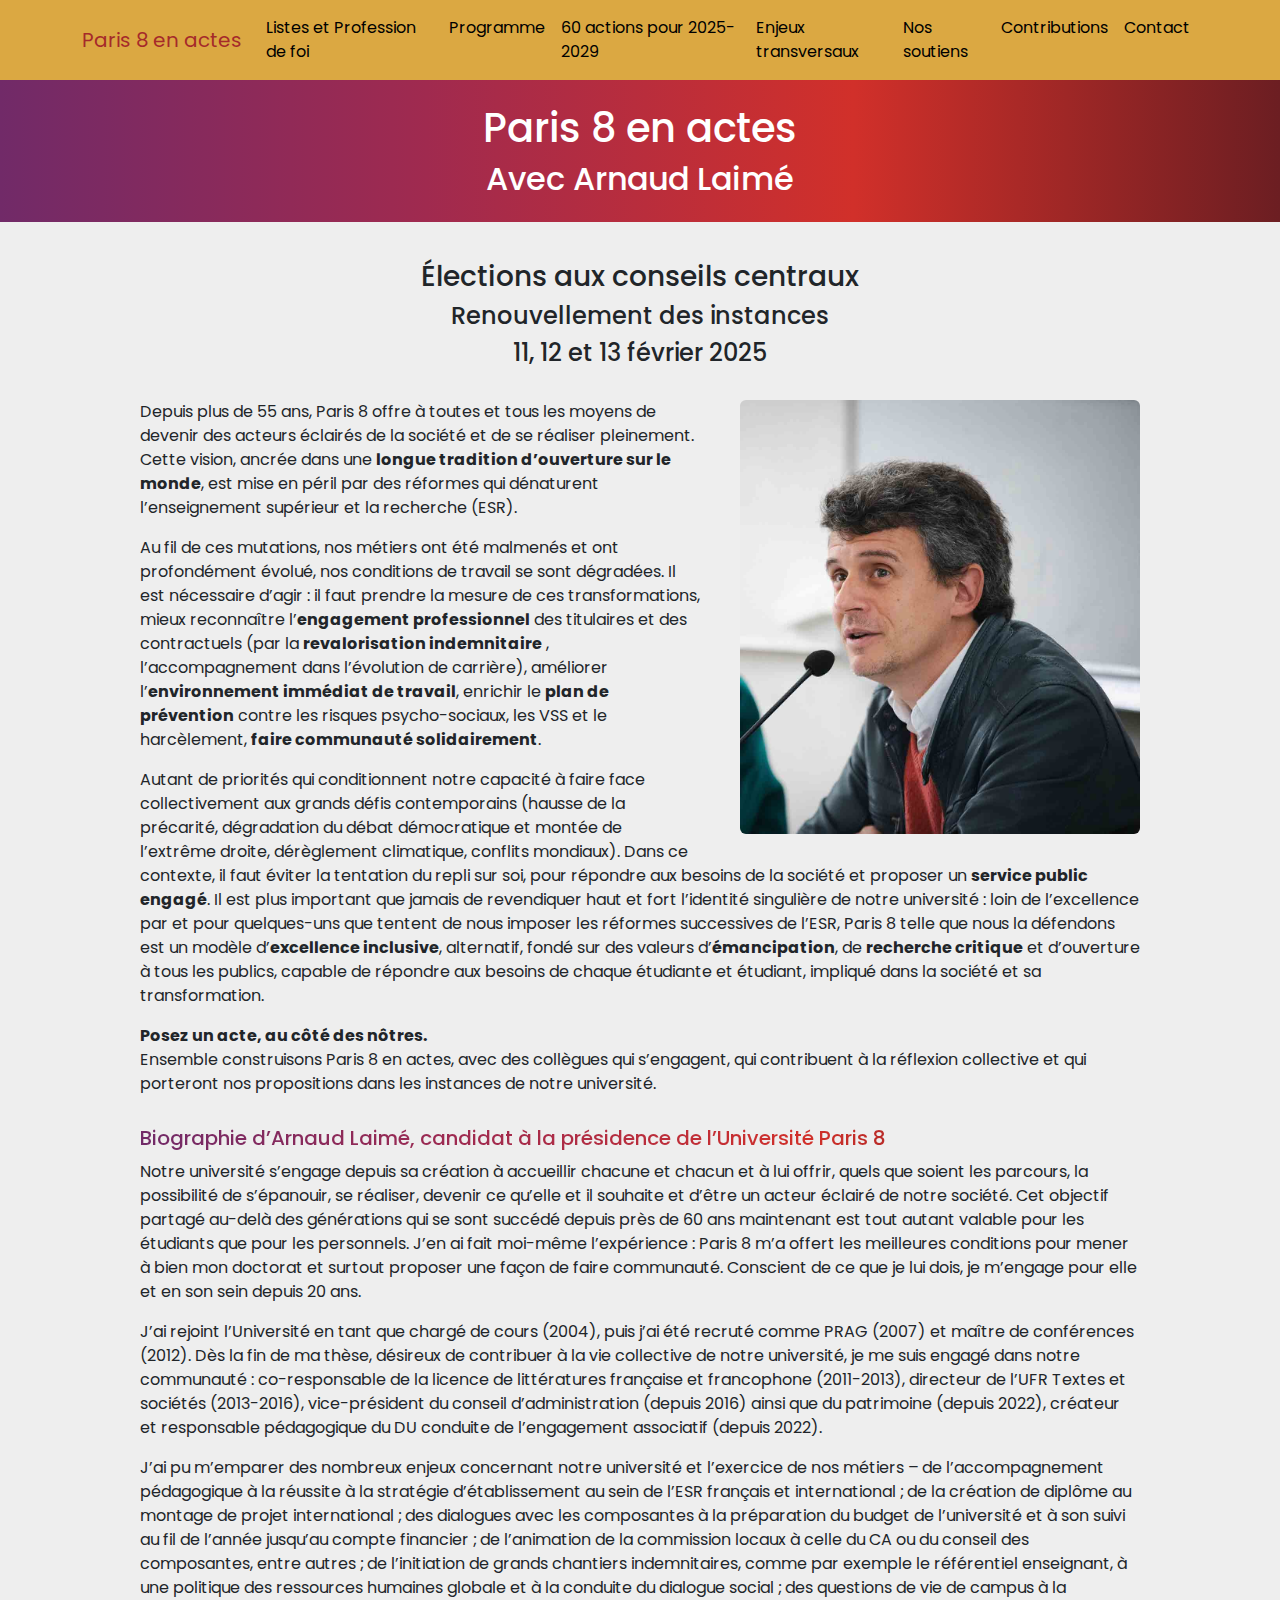
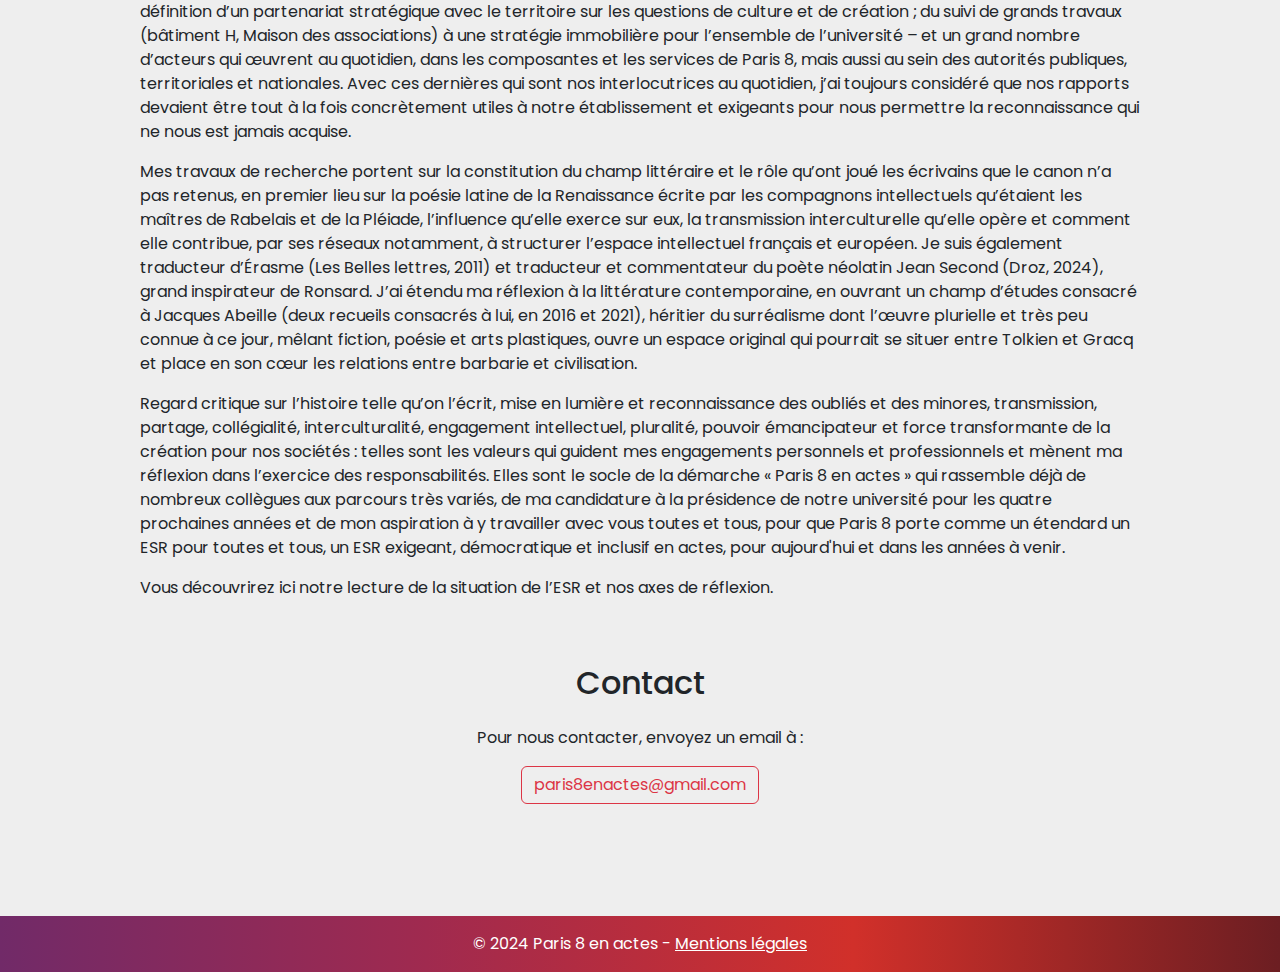
<file: index.html>
<!DOCTYPE html>
<html lang="fr">
<head>
  <meta charset="UTF-8">
  <meta name="viewport" content="width=device-width, initial-scale=1.0">
  <title>Paris 8 en actes - Arnaud Laimé</title>
  <!-- Bootstrap 5 CSS -->
  <link href="https://cdn.jsdelivr.net/npm/bootstrap@5.3.0-alpha1/dist/css/bootstrap.min.css" rel="stylesheet">
  <link rel="preconnect" href="https://fonts.googleapis.com">
  <link rel="preconnect" href="https://fonts.gstatic.com" crossorigin>
  <link href="https://fonts.googleapis.com/css2?family=Fredoka:wght@300..700&family=Lora:ital,wght@0,400..700;1,400..700&family=Montserrat:ital,wght@0,100..900;1,100..900&family=Poppins:ital,wght@0,100;0,200;0,300;0,400;0,500;0,600;0,700;0,800;0,900;1,100;1,200;1,300;1,400;1,500;1,600;1,700;1,800;1,900&display=swap" rel="stylesheet">
  <link rel="stylesheet" href="https://paris8enactes.github.io/siteweb/styles.css">
  <style>

    h5 {
        margin-top: 1.5em;
        margin-bottom: 0.5em;
        background: linear-gradient(90deg, #712a68, #a02a4f, #d1302a, #6c1e22);
            -webkit-background-clip: text;
           -webkit-text-fill-color: transparent;
    }
    /* Single centered content column (900px max on large screens) */
    .content-single {
      max-width: 1000px;
      margin: 0 auto;
    }
    
    /* Float the image to the right with extra margin */
    .float-right {
      float: right;
      margin: 0 0 20px 40px; /* space between image and text */
      max-width: 400px;
      width: 100%;
    }
    
    /* Clear the float in the container */
    .clearfix::after {
      content: "";
      display: block;
      clear: both;
    }
    
    /* On smaller screens, disable floating so the image appears above the text */
    @media (max-width: 992px) {
      .float-right {
        float: none;
        display: block;
        margin: 0 auto 20px auto;
      }
    }
  </style>
</head>
<body class="poppins-regular">
  <!-- Navigation -->
  <nav class="navbar navbar-expand-lg navbar-light sticky-top bar-gold">
    <div class="container">
      <a class="navbar-brand" href="#"><span style="color:brown;">Paris 8 en actes</span></a>
      <button class="navbar-toggler" type="button" data-bs-toggle="collapse" data-bs-target="#navbarNav"
        aria-controls="navbarNav" aria-expanded="false" aria-label="Toggle navigation">
        <span class="navbar-toggler-icon"></span>
      </button>
      <div class="collapse navbar-collapse" id="navbarNav">
        <ul class="navbar-nav ms-auto">
                    <!-- <li class="nav-item"><a class="nav-link" href="profession_foi.html">Profession de foi</a></li> -->
                    <li class="nav-item"><a class="nav-link" href="listes.html">Listes et Profession de foi</a></li>
                    <li class="nav-item"><a class="nav-link" href="programme.html">Programme</a></li>
                    <li class="nav-item"><a class="nav-link" href="actions.html">60 actions pour 2025-2029</a></li>
                    <li class="nav-item"><a class="nav-link" href="enjeux.html">Enjeux transversaux</a></li>
                    <li class="nav-item"><a class="nav-link" href="soutiens.html">Nos soutiens</a></li>
                    <li class="nav-item"><a class="nav-link" href="contributions.html">Contributions</a></li>
                    <!-- <li class="nav-item"><a class="nav-link" href="desinfox.html">Désinfox</a></li> -->
                    <li class="nav-item"><a class="nav-link" href="#contact">Contact</a></li>
        </ul>
      </div>
    </div>
  </nav>

  <!-- Header -->
  <header class="bg-red text-white text-center py-4" onclick="window.location='index.html'" style="cursor: pointer;">
    <h1 class="mb-2">Paris 8 en actes</h1>
    <h2 class="mb-0">Avec Arnaud Laimé</h2>
  </header>

  <!-- Main Content -->
  <main class="container my-5">
    <section id="profession" class="mb-5">
      <div class="content-single clearfix">
        <!-- Centered header elements -->
        <div class="text-center" style="margin-bottom: 2em; margin-top:-10px;">
          <h3>Élections aux conseils centraux</h3>
          <h4>Renouvellement des instances</h4>
          <h4>11, 12 et 13 février 2025</h4>
        </div>
        <!-- Floating image to the right -->
        <img src="https://paris8enactes.github.io/siteweb/al_s.jpg" alt="Photo d'Arnaud Laimé" class="img-fluid rounded float-right">
        <!-- Main text flows around the image -->
        <p>
          Depuis plus de 55 ans, Paris 8 offre à toutes et tous les moyens de devenir des acteurs éclairés de la société et 
          de se réaliser pleinement. Cette vision, ancrée dans une <strong>longue tradition d’ouverture sur le monde</strong>, est mise en 
          péril par des réformes qui dénaturent l’enseignement supérieur et la recherche (ESR).
        </p>
        <p>
          Au fil de ces mutations, nos métiers ont été malmenés et ont profondément évolué, nos conditions de travail se sont dégradées. 
          Il est nécessaire d’agir : il faut prendre la mesure de ces transformations, mieux reconnaître l’<strong>engagement professionnel</strong> 
          des titulaires et des contractuels (par la <strong>revalorisation indemnitaire</strong> , l’accompagnement dans l’évolution de carrière), 
          améliorer l’<strong>environnement immédiat de travail</strong>, enrichir le <strong>plan de prévention</strong>  contre les risques psycho-sociaux, 
          les VSS et le harcèlement, <strong>faire communauté solidairement</strong>.
        </p>
        <p>
          Autant de priorités qui conditionnent notre capacité à faire face collectivement aux grands défis contemporains (hausse de 
          la précarité, dégradation du débat démocratique et montée de l’extrême droite, dérèglement climatique, conflits mondiaux). 
          Dans ce contexte, il faut éviter la tentation du repli sur soi, pour répondre aux besoins de la société et proposer un 
          <strong>service public engagé</strong>. Il est plus important que jamais de revendiquer haut et fort l’identité singulière de notre université : 
          loin de l’excellence par et pour quelques-uns que tentent de nous imposer les réformes successives de l’ESR, Paris 8 telle 
          que nous la défendons est un modèle d’<strong>excellence inclusive</strong>, alternatif, fondé sur des valeurs d’<strong>émancipation</strong>, 
          de <strong>recherche critique</strong> et d’ouverture à tous les publics, capable de répondre aux besoins de chaque étudiante et étudiant, impliqué dans 
          la société et sa transformation.
        </p>
        <p>
          <strong>Posez un acte, au côté des nôtres.</strong> <br>
          Ensemble construisons Paris 8 en actes, avec des collègues qui s’engagent, qui contribuent à la réflexion collective 
          et qui porteront nos propositions dans les instances de notre université.
        </p>

        <h5>Biographie d’Arnaud Laimé, candidat à la présidence de l’Université Paris 8</h5>
        <p>
            Notre université s’engage depuis sa création à accueillir chacune et chacun et à lui offrir, 
            quels que soient les parcours, la possibilité de s’épanouir, se réaliser, devenir ce qu’elle 
            et il souhaite et d’être un acteur éclairé de notre société. Cet objectif partagé au-delà des 
            générations qui se sont succédé depuis près de 60 ans maintenant est tout autant valable 
            pour les étudiants que pour les personnels. J’en ai fait moi-même l’expérience : Paris 8 
            m’a offert les meilleures conditions pour mener à bien mon doctorat et surtout proposer une 
            façon de faire communauté. Conscient de ce que je lui dois, je m’engage pour elle et en 
            son sein depuis 20 ans. </p>


                    <p>J’ai rejoint l’Université en tant que chargé de cours (2004), puis j’ai été recruté 
                        comme PRAG (2007) et maître de conférences (2012). Dès la fin de ma thèse, désireux 
                        de contribuer à la vie collective de notre université, je me suis engagé dans notre 
                        communauté : co-responsable de la licence de littératures française et francophone (2011-2013), 
                        directeur de l’UFR Textes et sociétés (2013-2016), vice-président du conseil 
                        d’administration (depuis 2016) ainsi que du patrimoine (depuis 2022), créateur et 
                        responsable pédagogique du DU conduite de l’engagement associatif (depuis 2022).</p> 
                    
                    <p>J’ai pu m’emparer des nombreux enjeux concernant notre université et l’exercice de nos 
                        métiers – de l’accompagnement pédagogique à la réussite à la stratégie d’établissement 
                        au sein de l’ESR français et international ; de la création de diplôme au montage de 
                        projet international ; des dialogues avec les composantes à la préparation du budget 
                        de l’université et à son suivi au fil de l’année jusqu’au compte financier ; 
                        de l’animation de la commission locaux à celle du CA ou du conseil des composantes, 
                        entre autres ; de l’initiation de grands chantiers indemnitaires, comme par exemple 
                        le référentiel enseignant, à une politique des ressources humaines globale et à la 
                        conduite du dialogue social ; des questions de vie de campus à la définition d’un 
                        partenariat stratégique avec le territoire sur les questions de culture et de création ; 
                        du suivi de grands travaux (bâtiment H, Maison des associations) à une stratégie 
                        immobilière pour l’ensemble de l’université – et un grand nombre d’acteurs qui œuvrent 
                        au quotidien, dans les composantes et les services de Paris 8, mais aussi au sein des 
                        autorités publiques, territoriales et nationales. Avec ces dernières qui sont nos 
                        interlocutrices au quotidien, j’ai toujours considéré que nos rapports devaient être 
                        tout à la fois concrètement utiles à notre établissement et exigeants pour nous 
                        permettre la reconnaissance qui ne nous est jamais acquise.</p> 
                    
                    <p>Mes travaux de recherche portent sur la constitution du champ littéraire et le rôle 
                        qu’ont joué les écrivains que le canon n’a pas retenus, en premier lieu sur la 
                        poésie latine de la Renaissance écrite par les compagnons intellectuels 
                        qu’étaient les maîtres de Rabelais et de la Pléiade, l’influence qu’elle exerce 
                        sur eux, la transmission interculturelle qu’elle opère et comment elle contribue, 
                        par ses réseaux notamment, à structurer l’espace intellectuel français et européen. 
                        Je suis également traducteur d’Érasme (Les Belles lettres, 2011) et traducteur et 
                        commentateur du poète néolatin Jean Second (Droz, 2024), grand inspirateur de Ronsard. 
                        J’ai étendu ma réflexion à la littérature contemporaine, en ouvrant un champ d’études 
                        consacré à Jacques Abeille (deux recueils consacrés à lui, en 2016 et 2021), 
                        héritier du surréalisme dont l’œuvre plurielle et très peu connue à ce jour, 
                        mêlant fiction, poésie et arts plastiques, ouvre un espace original qui pourrait 
                        se situer entre Tolkien et Gracq et place en son cœur les relations entre barbarie et 
                        civilisation.</p>

                    <p>Regard critique sur l’histoire telle qu’on l’écrit, mise en lumière et reconnaissance des 
                        oubliés et des minores, transmission, partage, collégialité, interculturalité, engagement 
                        intellectuel, pluralité, pouvoir émancipateur et force transformante de la création pour 
                        nos sociétés : telles sont les valeurs qui guident mes engagements personnels et 
                        professionnels et mènent ma réflexion dans l’exercice des responsabilités. Elles 
                        sont le socle de la démarche « Paris 8 en actes » qui rassemble déjà de nombreux 
                        collègues aux parcours très variés, de ma candidature à la présidence de notre université 
                        pour les quatre prochaines années et de mon aspiration à y travailler avec vous toutes 
                        et tous, pour que Paris 8 porte comme un étendard un ESR pour toutes et tous, un ESR exigeant, 
                        démocratique et inclusif en actes, pour aujourd'hui et dans les années à venir.</p>

                    <p>Vous découvrirez ici notre lecture de la situation de l’ESR et nos axes de réflexion.</p>
      </div>
    </section>

    <!-- Contact -->
    <section id="contact" class="mb-5">
      <h2 class="text-center mb-4">Contact</h2>
      <p class="text-center">Pour nous contacter, envoyez un email à :</p>
      <p class="text-center">
        <a href="mailto:paris8enactes@gmail.com" class="btn btn-outline-danger">paris8enactes@gmail.com</a>
      </p>
    </section>
  </main>

  <!-- Footer -->
  <footer class="bg-red text-white text-center py-3">
    <p class="mb-0">&copy; 2024 Paris 8 en actes - <a class="text-white" href="https://paris8enactes.github.io/siteweb/mentions_legales.html">Mentions légales</a></p>
  </footer>

  <!-- Bootstrap 5 JS Bundle -->
  <script src="https://cdn.jsdelivr.net/npm/bootstrap@5.3.0-alpha1/dist/js/bootstrap.bundle.min.js"></script>
</body>
</html>
</file>
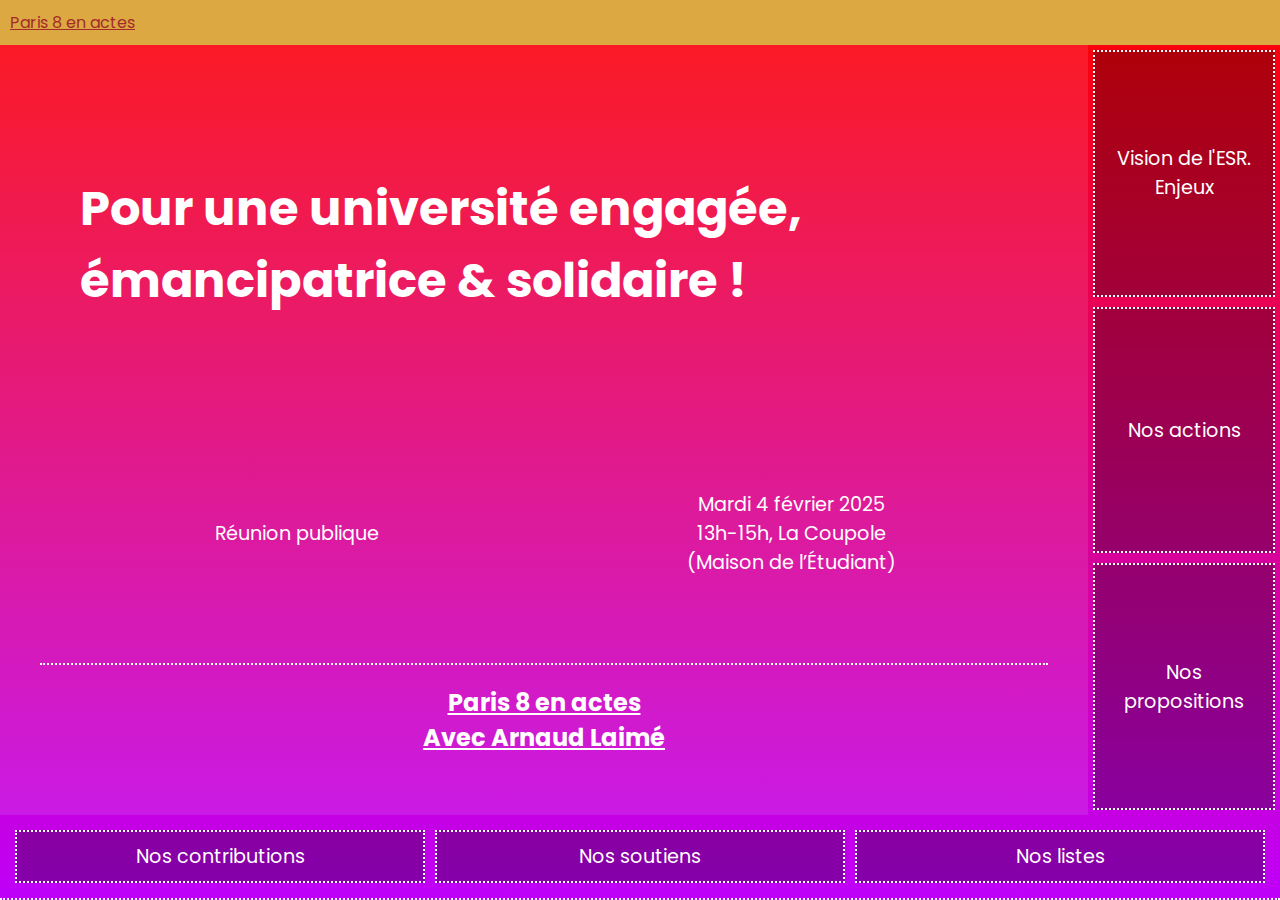
<file: accueil.html>
<!DOCTYPE html>
<html lang="en">
<head>
    <meta charset="UTF-8">
    <meta name="viewport" content="width=device-width, initial-scale=1.0">
    <title>Paris 8 en actes. Avec Arnaud Laimé</title>
    <link rel="preconnect" href="https://fonts.googleapis.com">
    <link rel="preconnect" href="https://fonts.gstatic.com" crossorigin>
    <link href="https://fonts.googleapis.com/css2?family=Fredoka:wght@300..700&family=Lora:ital,wght@0,400..700;1,400..700&family=Montserrat:ital,wght@0,100..900;1,100..900&family=Poppins:ital,wght@0,100;0,200;0,300;0,400;0,500;0,600;0,700;0,800;0,900;1,100;1,200;1,300;1,400;1,500;1,600;1,700;1,800;1,900&display=swap" rel="stylesheet">

   <style>
        .poppins-regular {
           font-family: "Poppins", sans-serif;
           font-weight: 400;
           font-style: normal;
        }
        * {
            box-sizing: border-box;
        }
        body {
            margin: 0;
            min-height: 100vh;
            display: flex;
            flex-direction: column;
            background: linear-gradient(to bottom, #FE0001, #BF00FA);
            background-size: cover;
            color: white;
            font-family: Arial, sans-serif;
        }
        .top-banner {
            height: 3%;
            width: 100%;
            background: rgba(0, 0, 0, 0.3);
            display: flex;
            align-items: center;
            justify-content: left;
            padding: 10px;
        }
        .container {
            display: flex;
            flex: 1;
            flex-wrap: wrap;
            min-width: 0;
        }
        .left-section {
            flex: 1;
            display: flex;
            flex-direction: column;
            background: rgba(255, 255, 255, 0.1);
            padding: 40px;
            min-width: 0;
        }
        .top-block {
            flex: 1;
            display: flex;
            align-items: center;
            justify-content: flex-start;
            font-size: 3em;
            font-weight: bold;
            text-align: left;
            padding: 40px;
            min-width: 0;
        }
        .bottom-block {
            flex: 1;
            display: flex;
            justify-content: space-between;
            align-items: center;
            padding: 10px;
            border-bottom: 2px dotted white;
            min-width: 0;
        }
        .bottom-block .subsection {
            flex: 1;
            padding: 20px;
            text-align: center;
            font-size: 1.2em;
        }
        .right-section .subsection, .bottom-subsection {
            flex: 1;
            padding: 10px;
            text-align: center;
            font-size: 1.2em;
            border: 2px dotted white;
            margin: 5px;
            background: rgba(0, 0, 0, 0.3);
            display: flex;
            align-items: center;
            justify-content: center;
        }
        .right-section {
            width: 15%;
            display: flex;
            flex-direction: column;
            justify-content: space-between;
            min-width: 0;
        }
        @media (max-width: 768px) {
            .right-section, .bottom-section {
                width: 100%;
                display: flex;
                flex-direction: column;
                align-items: center;
                background: #BF00FA;
            }
            .right-section .subsection, .bottom-subsection {
                width: 100%;
                margin-bottom: 5px;
            }
        }
        .bottom-section {
            height: 15%;
            padding: 10px;
            display: flex;
            justify-content: space-between;
            border-bottom: 2px dotted white;
        }
        .footer {
            text-align: center;
            padding: 20px;
            font-size: 1.5em;
            font-weight: bold;
        }
        .bar-gold {
           background-color: #DBA842;
        }
    </style>
</head>
<body class="poppins-regular">

    <div class="top-banner bar-gold">
        <span style="color:brown;"><a href="https://paris8enactes.fr/" style="color: brown;">Paris 8 en actes</a></span>
    </div>

    <div class="container">
        <div class="left-section">
            <div class="top-block">Pour une université engagée, émancipatrice & solidaire !</div>
            <div class="bottom-block">
                <div class="subsection" style="border: none; background: none;">Réunion publique</div>
                <div class="subsection" style="border: none; background: none;">Mardi 4 février 2025<br>13h-15h, La Coupole<br>(Maison de l’Étudiant)</div>
            </div>
            <div class="footer"><a href="https://paris8enactes.fr/" style="color: white;">Paris 8 en actes <br> Avec Arnaud Laimé</a></div>
        </div>
        <div class="right-section">
            <div class="subsection">Vision de l'ESR. Enjeux</div>
            <div class="subsection">Nos actions</div>
            <div class="subsection">Nos propositions</div>
        </div>
    </div>
    <div class="bottom-section">
        <div class="bottom-subsection">Nos contributions</div>
        <div class="bottom-subsection">Nos soutiens</div>
        <div class="bottom-subsection">Nos listes</div>
    </div>
</body>
</html>
</file>
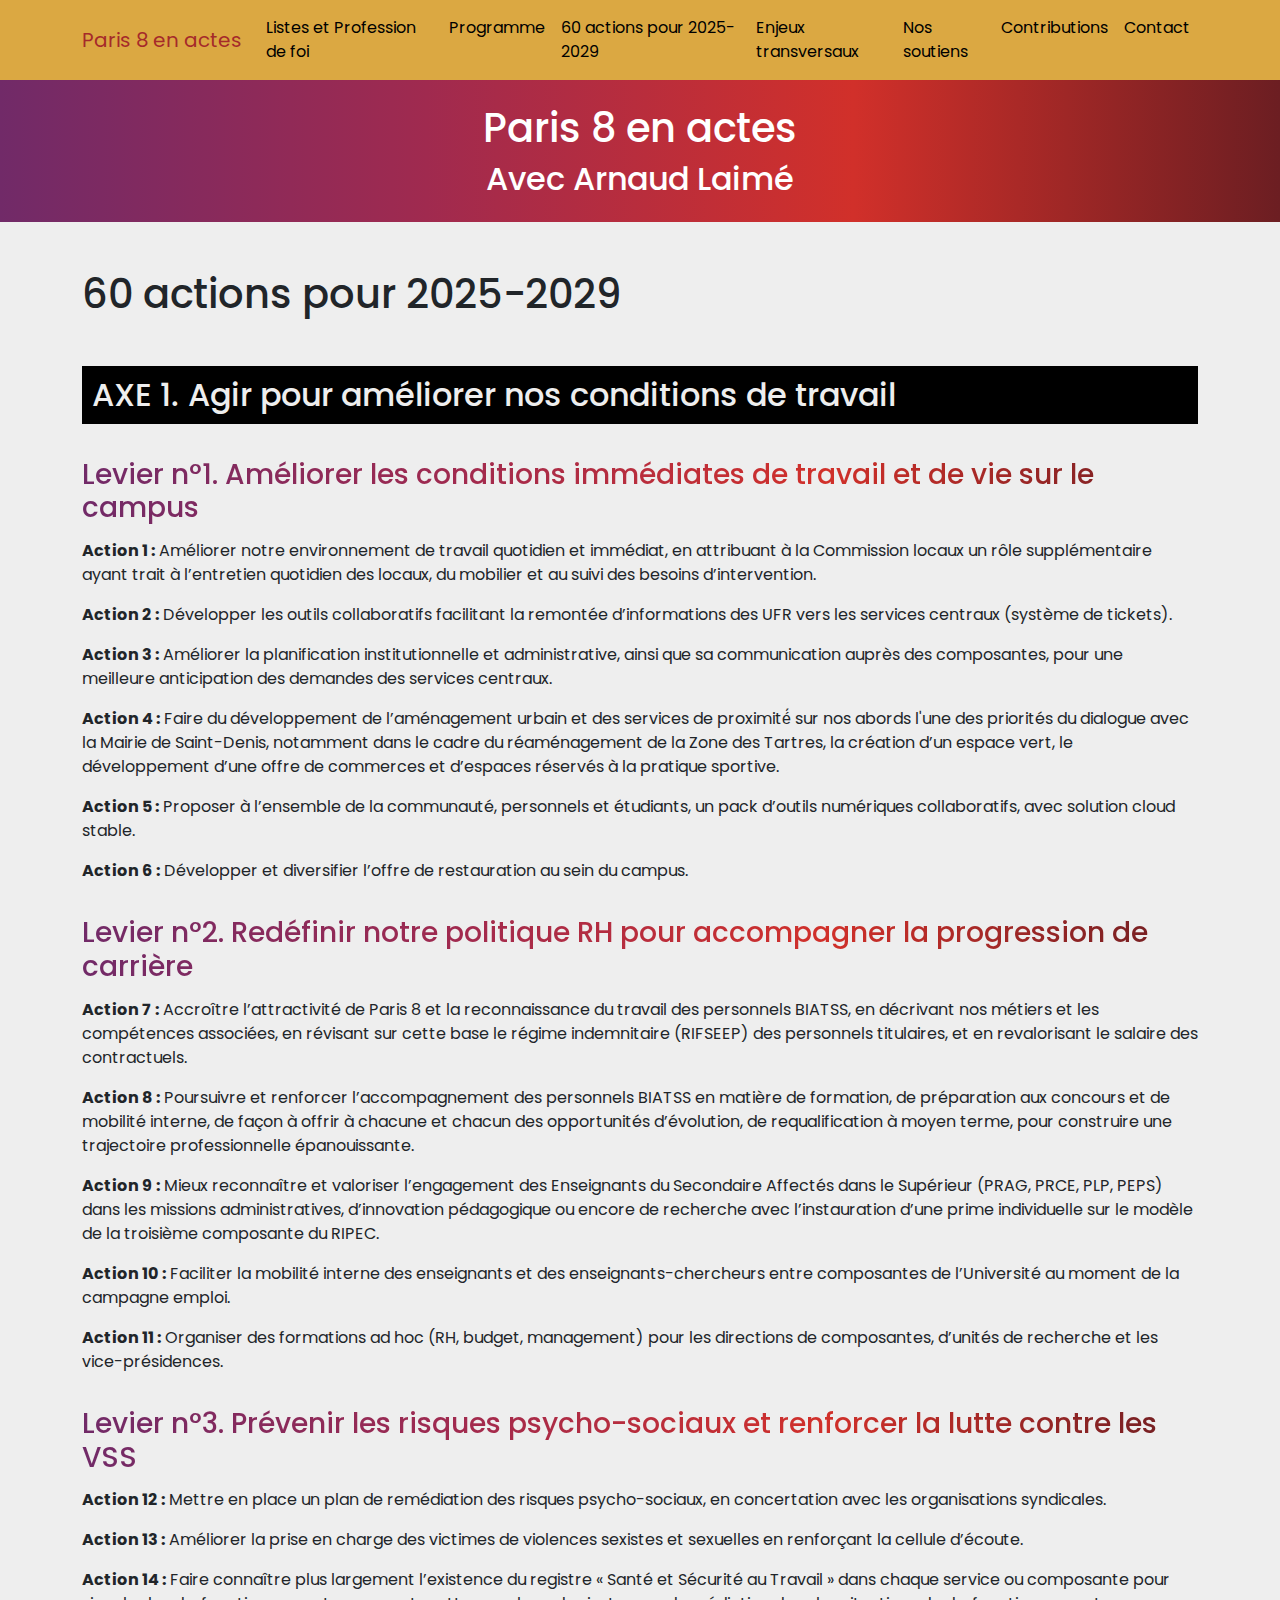
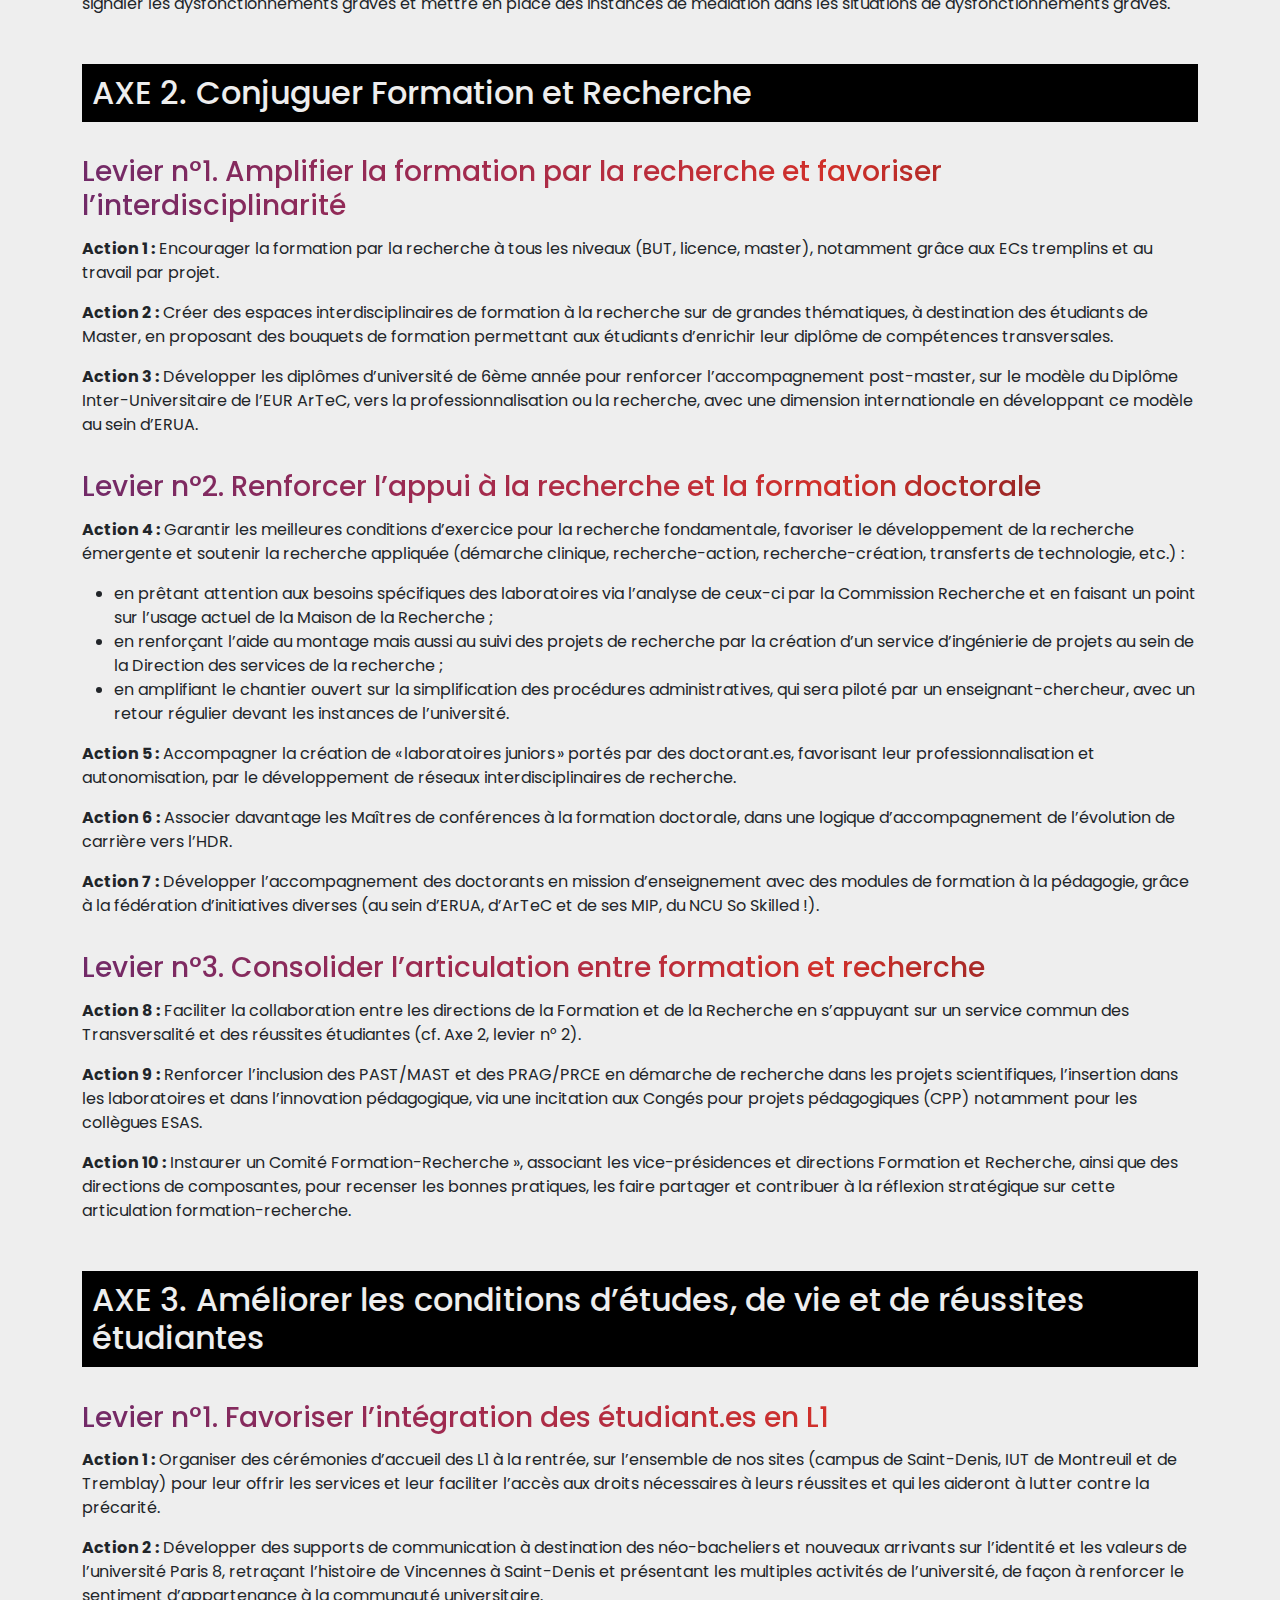
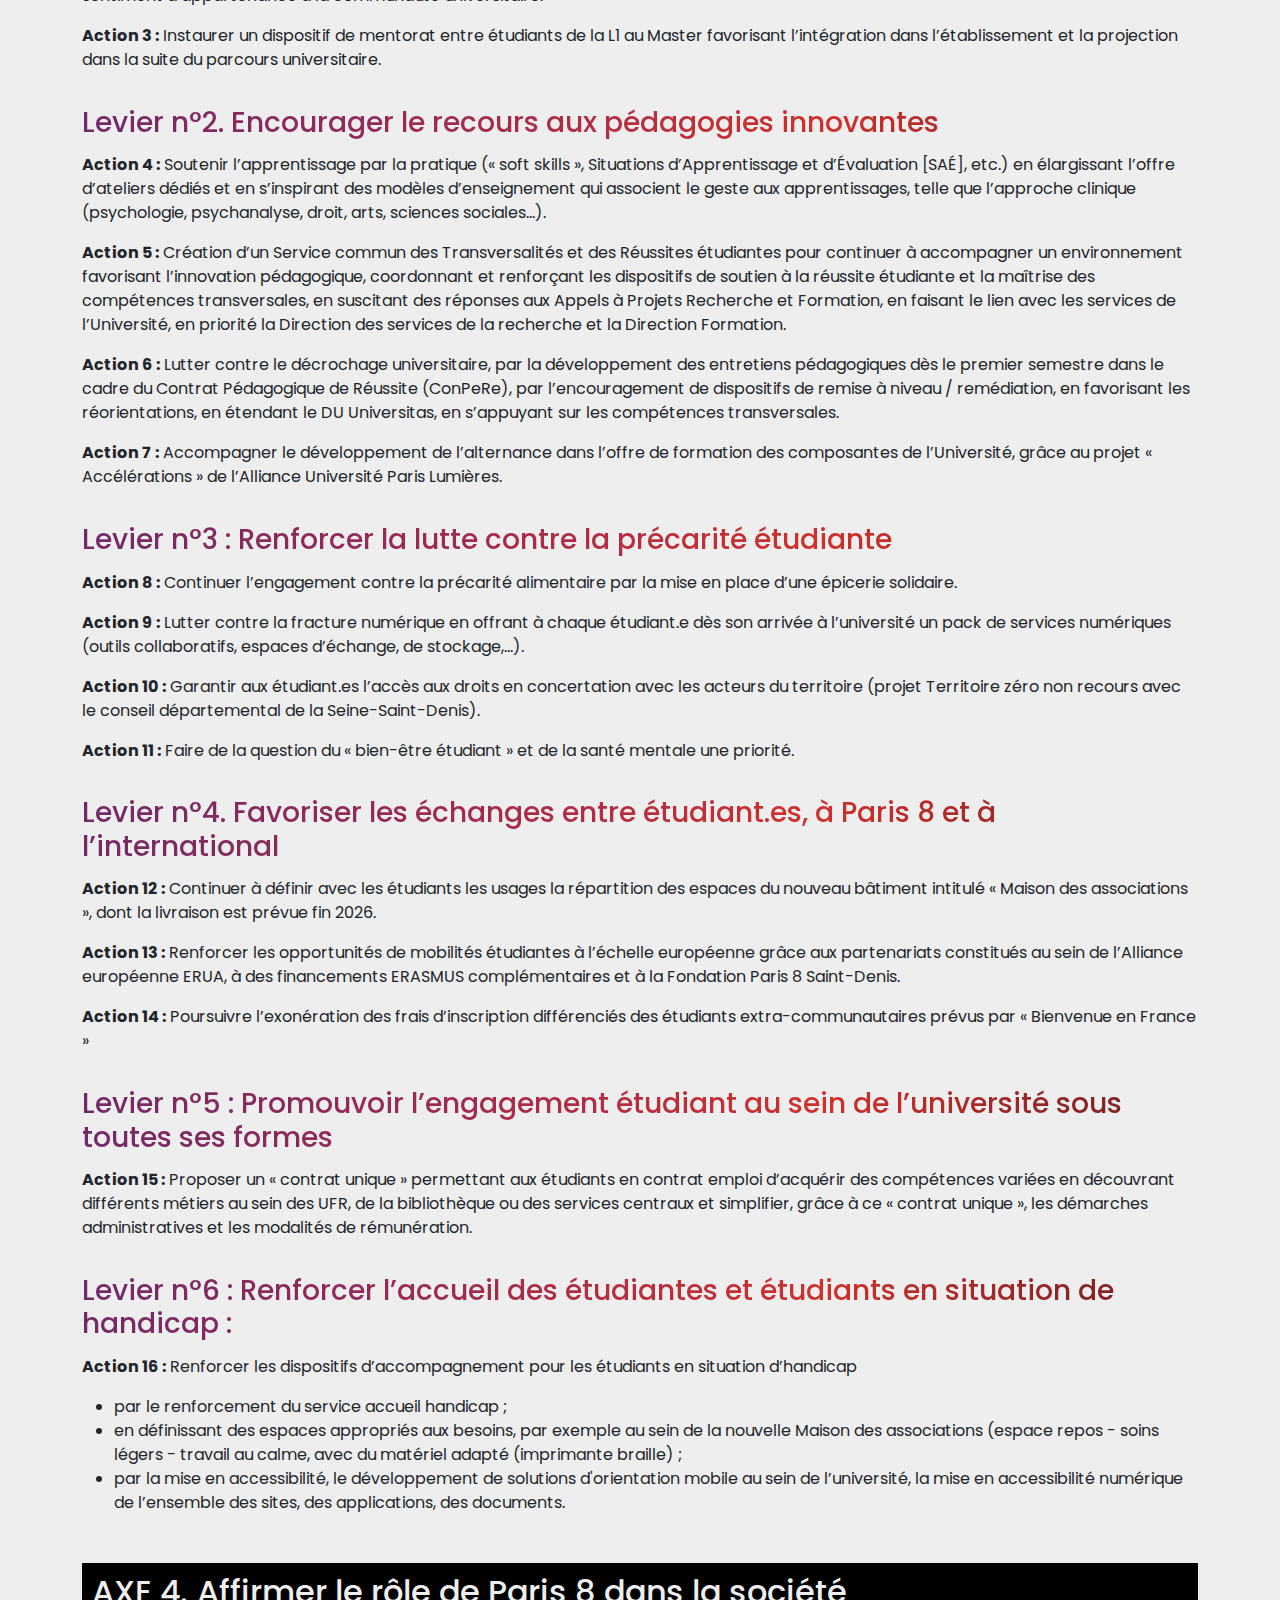
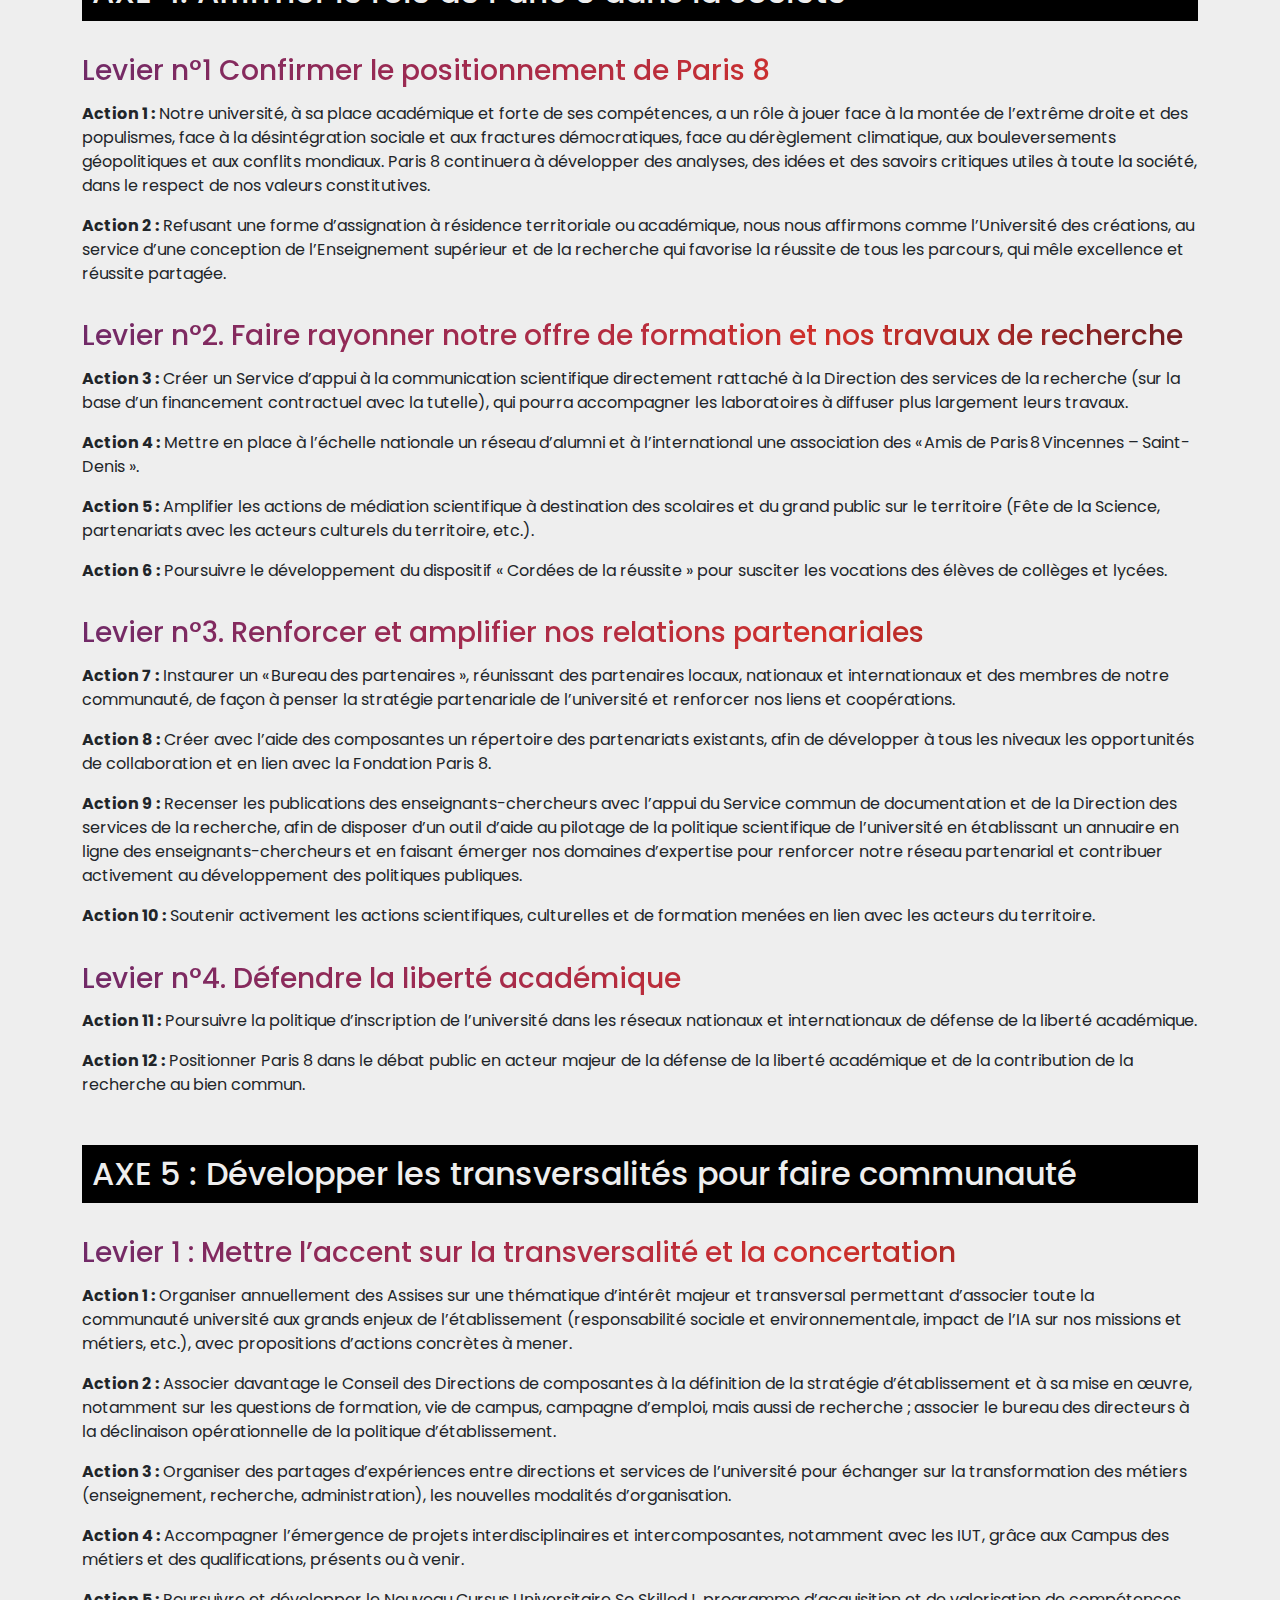
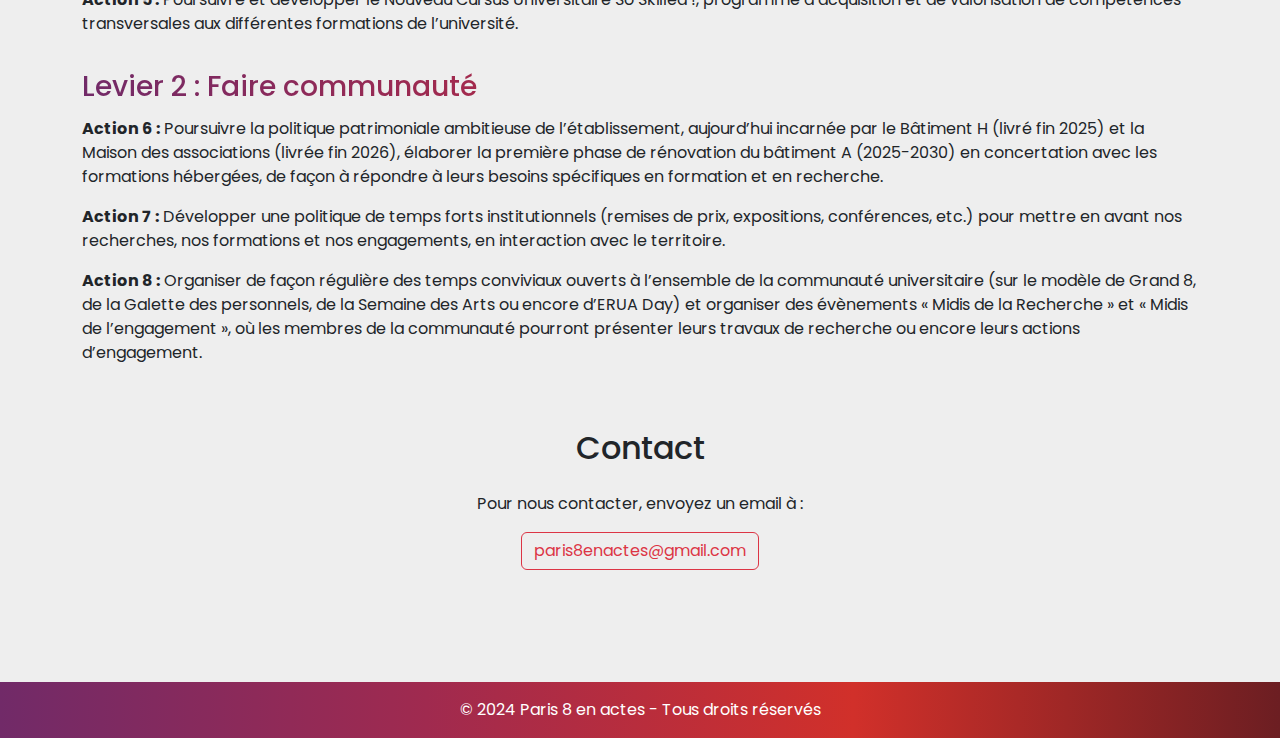
<file: actions.html>
<!DOCTYPE html>
<html lang="fr">
<head>
    <meta charset="UTF-8">
    <meta name="viewport" content="width=device-width, initial-scale=1.0">
    <title>Paris 8 en actes - Arnaud Laimé</title>
    <!-- Bootstrap 5 CSS -->
    <link href="https://cdn.jsdelivr.net/npm/bootstrap@5.3.0-alpha1/dist/css/bootstrap.min.css" rel="stylesheet">
    <link rel="preconnect" href="https://fonts.googleapis.com">
    <link rel="preconnect" href="https://fonts.gstatic.com" crossorigin>
    <link href="https://fonts.googleapis.com/css2?family=Fredoka:wght@300..700&family=Lora:ital,wght@0,400..700;1,400..700&family=Montserrat:ital,wght@0,100..900;1,100..900&family=Poppins:ital,wght@0,100;0,200;0,300;0,400;0,500;0,600;0,700;0,800;0,900;1,100;1,200;1,300;1,400;1,500;1,600;1,700;1,800;1,900&display=swap" rel="stylesheet">
    <link rel="stylesheet" href="styles.css">
    <style>
        #actions h2 {
            margin-top: 1.5em;
            margin-bottom: 0.5em;
            background-color: black;
            color: #eee;
            padding: 0.3em;
        }
        h3 {
            background: linear-gradient(90deg, #712a68, #a02a4f, #d1302a, #6c1e22);
            -webkit-background-clip: text;
           -webkit-text-fill-color: transparent;
            margin-top: 1.2em;
            margin-bottom: 0.5em;
        }
    </style>
</head>
<body class="poppins-regular">

    <!-- Navigation -->
    <nav class="navbar navbar-expand-lg navbar-light sticky-top bar-gold">
        <div class="container">
            <a class="navbar-brand" href="index.html"><span style="color:brown;">Paris 8 en actes</span></a>
            <button class="navbar-toggler" type="button" data-bs-toggle="collapse" data-bs-target="#navbarNav" aria-controls="navbarNav" aria-expanded="false" aria-label="Toggle navigation">
                <span class="navbar-toggler-icon"></span>
            </button>
            <div class="collapse navbar-collapse" id="navbarNav">
                <ul class="navbar-nav ms-auto">
                    <!-- <li class="nav-item"><a class="nav-link" href="profession_foi.html">Profession de foi</a></li> -->
                    <li class="nav-item"><a class="nav-link" href="listes.html">Listes et Profession de foi</a></li>
                    <li class="nav-item"><a class="nav-link" href="programme.html">Programme</a></li>
                    <li class="nav-item"><a class="nav-link" href="actions.html">60 actions pour 2025-2029</a></li>
                    <li class="nav-item"><a class="nav-link" href="enjeux.html">Enjeux transversaux</a></li>
                    <li class="nav-item"><a class="nav-link" href="soutiens.html">Nos soutiens</a></li>
                    <li class="nav-item"><a class="nav-link" href="contributions.html">Contributions</a></li>
                    <!-- <li class="nav-item"><a class="nav-link" href="desinfox.html">Désinfox</a></li> -->
                    <li class="nav-item"><a class="nav-link" href="#contact">Contact</a></li>
                </ul>
            </div>
        </div>
    </nav>

    <!-- Header -->
    <header class="bg-red text-white text-center py-4" onclick="window.location='index.html'" style="cursor: pointer;">
        <h1 class="mb-2">Paris 8 en actes</h1>
        <h2 class="mb-0">Avec Arnaud Laimé</h2>
    </header>

    <!-- Main Content -->
    <main class="container my-5">


        <section id="actions" class="mb-5">

            <h1>60 actions pour 2025-2029</h1>
            
            <!-- ***************   AXE 1 *************** -->

            <h2>AXE 1. Agir pour améliorer nos conditions de travail</h2>
            <h3>Levier n°1. Améliorer les conditions immédiates de travail et de vie sur le campus</h3>
            <p><strong>Action 1 :</strong> Améliorer notre environnement de travail quotidien et immédiat, en attribuant à la Commission locaux un rôle supplémentaire ayant trait à l’entretien quotidien des locaux, du mobilier et au suivi des besoins d’intervention.</p>
            <p><strong>Action 2 :</strong> Développer les outils collaboratifs facilitant la remontée d’informations des UFR vers les services centraux (système de tickets).</p>
            <p><strong>Action 3 :</strong> Améliorer la planification institutionnelle et administrative, ainsi que sa communication auprès des composantes, pour une meilleure anticipation des demandes des services centraux.</p>
            <p><strong>Action 4 :</strong> Faire du développement de l’aménagement urbain et des services de proximité́ sur nos abords l'une des priorités du dialogue avec la Mairie de Saint-Denis, notamment dans le cadre du réaménagement de la Zone des Tartres, la création d’un espace vert, le développement d’une offre de commerces et d’espaces réservés à la pratique sportive.</p>
            <p><strong>Action 5 :</strong> Proposer à l’ensemble de la communauté, personnels et étudiants, un pack d’outils numériques collaboratifs, avec solution cloud stable.</p>
            <p><strong>Action 6 :</strong> Développer et diversifier l’offre de restauration au sein du campus.</p>
            <h3>Levier n°2. Redéfinir notre politique RH pour accompagner la progression de carrière</h3>
            <p><strong>Action 7 :</strong> Accroître l’attractivité de Paris 8 et la reconnaissance du travail des personnels BIATSS, en décrivant nos métiers et les compétences associées, en révisant sur cette base le régime indemnitaire (RIFSEEP) des personnels titulaires, et en revalorisant le salaire des contractuels.</p>
            <p><strong>Action 8 :</strong> Poursuivre et renforcer l’accompagnement des personnels BIATSS en matière de formation, de préparation aux concours et de mobilité interne, de façon à offrir à chacune et chacun des opportunités d’évolution, de requalification à moyen terme, pour construire une trajectoire professionnelle épanouissante.</p>
            <p><strong>Action 9 :</strong> Mieux reconnaître et valoriser l’engagement des Enseignants du Secondaire Affectés dans le Supérieur (PRAG, PRCE, PLP, PEPS) dans les missions administratives, d’innovation pédagogique ou encore de recherche avec l’instauration d’une prime individuelle sur le modèle de la troisième composante du RIPEC.</p>
            <p><strong>Action 10 :</strong> Faciliter la mobilité interne des enseignants et des enseignants-chercheurs entre composantes de l’Université au moment de la campagne emploi.</p>
            <p><strong>Action 11 :</strong> Organiser des formations ad hoc (RH, budget, management) pour les directions de composantes, d’unités de recherche et les vice-présidences.</p>
            <h3>Levier n°3. Prévenir les risques psycho-sociaux et renforcer la lutte contre les VSS</h3>
            <p><strong>Action 12 :</strong> Mettre en place un plan de remédiation des risques psycho-sociaux, en concertation avec les organisations syndicales.</p>
            <p><strong>Action 13 :</strong> Améliorer la prise en charge des victimes de violences sexistes et sexuelles en renforçant la cellule d’écoute.</p>
            <p><strong>Action 14 :</strong> Faire connaître plus largement l’existence du registre « Santé et Sécurité au Travail » dans chaque service ou composante pour signaler les dysfonctionnements graves et mettre en place des instances de médiation dans les situations de dysfonctionnements graves.</p>
            
            
            <!-- ***************   AXE 2 *************** -->

            <h2>AXE 2. Conjuguer Formation et Recherche</h2>
            <h3>Levier n°1. Amplifier la formation par la recherche et favoriser l’interdisciplinarité</h3>
            <p><strong>Action 1 :</strong> Encourager la formation par la recherche à tous les niveaux (BUT, licence, master), notamment grâce aux ECs tremplins et au travail par projet.</p>
            <p><strong>Action 2 :</strong> Créer des espaces interdisciplinaires de formation à la recherche sur de grandes thématiques, à destination des étudiants de Master, en proposant des bouquets de formation permettant aux étudiants d’enrichir leur diplôme de compétences transversales.</p>
            <p><strong>Action 3 :</strong> Développer les diplômes d’université de 6ème année pour renforcer l’accompagnement post-master, sur le modèle du Diplôme Inter-Universitaire de l’EUR ArTeC, vers la professionnalisation ou la recherche, avec une dimension internationale en développant ce modèle au sein d’ERUA.</p>
            <h3>Levier n°2. Renforcer l’appui à la recherche et la formation doctorale</h3>
            <p><strong>Action 4 :</strong> Garantir les meilleures conditions d’exercice pour la recherche fondamentale, favoriser le développement de la recherche émergente et soutenir la recherche appliquée (démarche clinique, recherche-action, recherche-création, transferts de technologie, etc.) :</p>
            <ul>
                <li>en prêtant attention aux besoins spécifiques des laboratoires via l’analyse de ceux-ci par la Commission Recherche et en faisant un point sur l’usage actuel de la Maison de la Recherche ;</li>
                <li>en renforçant l’aide au montage mais aussi au suivi des projets de recherche par la création d’un service d’ingénierie de projets au sein de la Direction des services de la recherche ;</li>
                <li>en amplifiant le chantier ouvert sur la simplification des procédures administratives, qui sera piloté par un enseignant-chercheur, avec un retour régulier devant les instances de l’université.</li>
            </ul>
            <p><strong>Action 5 :</strong> Accompagner la création de « laboratoires juniors » portés par des doctorant.es, favorisant leur professionnalisation et autonomisation, par le développement de réseaux interdisciplinaires de recherche.</p>
            <p><strong>Action 6 :</strong> Associer davantage les Maîtres de conférences à la formation doctorale, dans une logique d’accompagnement de l’évolution de carrière vers l’HDR.</p>
            <p><strong>Action 7 :</strong> Développer l’accompagnement des doctorants en mission d’enseignement avec des modules de formation à la pédagogie, grâce à la fédération d’initiatives diverses (au sein d’ERUA, d’ArTeC et de ses MIP, du NCU So Skilled !).</p>
            <h3>Levier n°3. Consolider l’articulation entre formation et recherche</h3>
            <p><strong>Action 8 :</strong> Faciliter la collaboration entre les directions de la Formation et de la Recherche en s’appuyant sur un service commun des Transversalité et des réussites étudiantes (cf. Axe 2, levier n° 2).</p>
            <p><strong>Action 9 :</strong> Renforcer l’inclusion des PAST/MAST et des PRAG/PRCE en démarche de recherche dans les projets scientifiques, l’insertion dans les laboratoires et dans l’innovation pédagogique, via une incitation aux Congés pour projets pédagogiques (CPP) notamment pour les collègues ESAS.</p>
            <p><strong>Action 10 :</strong> Instaurer un Comité Formation-Recherche », associant les vice-présidences et directions Formation et Recherche, ainsi que des directions de composantes, pour recenser les bonnes pratiques, les faire partager et contribuer à la réflexion stratégique sur cette articulation formation-recherche.</p>
            


            <!-- ***************   AXE 3 *************** -->

            <h2>AXE 3. Améliorer les conditions d’études, de vie et de réussites étudiantes</h2>
            <h3>Levier n°1. Favoriser l’intégration des étudiant.es en L1</h3>
            <p><strong>Action 1 :</strong> Organiser des cérémonies d’accueil des L1 à la rentrée, sur l’ensemble de nos sites (campus de Saint-Denis, IUT de Montreuil et de Tremblay) pour leur offrir les services et leur faciliter l’accès aux droits nécessaires à leurs réussites et qui les aideront à lutter contre la précarité.</p>
            <p><strong>Action 2 :</strong> Développer des supports de communication à destination des néo-bacheliers et nouveaux arrivants sur l’identité et les valeurs de l’université Paris 8, retraçant l’histoire de Vincennes à Saint-Denis et présentant les multiples activités de l’université, de façon à renforcer le sentiment d’appartenance à la communauté universitaire.</p>
            <p><strong>Action 3 :</strong> Instaurer un dispositif de mentorat entre étudiants de la L1 au Master favorisant l’intégration dans l’établissement et la projection dans la suite du parcours universitaire.</p>
            <h3>Levier n°2. Encourager le recours aux pédagogies innovantes</h3>
            <p><strong>Action 4 :</strong> Soutenir l’apprentissage par la pratique (« soft skills », Situations d’Apprentissage et d’Évaluation [SAÉ], etc.) en élargissant l’offre d’ateliers dédiés et en s’inspirant des modèles d’enseignement qui associent le geste aux apprentissages, telle que l’approche clinique (psychologie, psychanalyse, droit, arts, sciences sociales…).</p>
            <p><strong>Action 5 :</strong> Création d’un Service commun des Transversalités et des Réussites étudiantes pour continuer à accompagner un environnement favorisant l’innovation pédagogique, coordonnant et renforçant les dispositifs de soutien à la réussite étudiante et la maîtrise des compétences transversales, en suscitant des réponses aux Appels à Projets Recherche et Formation, en faisant le lien avec les services de l’Université, en priorité la Direction des services de la recherche et la Direction Formation.</p>
            <p><strong>Action 6 :</strong> Lutter contre le décrochage universitaire, par la développement des entretiens pédagogiques dès le premier semestre dans le cadre du Contrat Pédagogique de Réussite (ConPeRe), par l’encouragement de dispositifs de remise à niveau / remédiation, en favorisant les réorientations, en étendant le DU Universitas, en s’appuyant sur les compétences transversales.</p>
            <p><strong>Action 7 :</strong> Accompagner le développement de l’alternance dans l’offre de formation des composantes de l’Université, grâce au projet « Accélérations » de l’Alliance Université Paris Lumières.</p>
            <h3>Levier n°3 : Renforcer la lutte contre la précarité étudiante</h3>
            <p><strong>Action 8 :</strong> Continuer l’engagement contre la précarité alimentaire par la mise en place d’une épicerie solidaire.</p>
            <p><strong>Action 9 :</strong> Lutter contre la fracture numérique en offrant à chaque étudiant.e dès son arrivée à l’université un pack de services numériques (outils collaboratifs, espaces d’échange, de stockage,...).</p>
            <p><strong>Action 10 :</strong> Garantir aux étudiant.es l’accès aux droits en concertation avec les acteurs du territoire (projet Territoire zéro non recours avec le conseil départemental de la Seine-Saint-Denis).</p>
            <p><strong>Action 11 :</strong> Faire de la question du « bien-être étudiant » et de la santé mentale une priorité.</p>
            <h3>Levier n°4. Favoriser les échanges entre étudiant.es, à Paris 8 et à l’international</h3>
            <p><strong>Action 12 :</strong> Continuer à définir avec les étudiants les usages la répartition des espaces du nouveau bâtiment intitulé « Maison des associations », dont la livraison est prévue fin 2026.</p>
            <p><strong>Action 13 :</strong> Renforcer les opportunités de mobilités étudiantes à l’échelle européenne grâce aux partenariats constitués au sein de l’Alliance européenne ERUA, à des financements ERASMUS complémentaires et à la Fondation Paris 8 Saint-Denis.</p>
            <p><strong>Action 14 :</strong> Poursuivre l’exonération des frais d’inscription différenciés des étudiants extra-communautaires prévus par « Bienvenue en France »</p>
            <h3>Levier n°5 : Promouvoir l’engagement étudiant au sein de l’université sous toutes ses formes</h3>
            <p><strong>Action 15 :</strong> Proposer un « contrat unique » permettant aux étudiants en contrat emploi d’acquérir des compétences variées en découvrant différents métiers au sein des UFR, de la bibliothèque ou des services centraux et simplifier, grâce à ce « contrat unique », les démarches administratives et les modalités de rémunération.</p>
            <h3>Levier n°6 : Renforcer l’accueil des étudiantes et étudiants en situation de handicap :</h3>
            <p><strong>Action 16 :</strong> Renforcer les dispositifs d’accompagnement pour les étudiants en situation d’handicap</p>
            <ul>
                <li>par le renforcement du service accueil handicap ;</li>
                <li>en définissant des espaces appropriés aux besoins, par exemple au sein de la nouvelle Maison des associations (espace repos - soins légers - travail au calme, avec du matériel adapté (imprimante braille) ;</li>
                <li>par la mise en accessibilité, le développement de solutions d'orientation mobile au sein de l’université, la mise en accessibilité numérique de l’ensemble des sites, des applications, des documents.</li>
            </ul>

            <!-- ***************   AXE 4 *************** -->

            <h2>AXE 4. Affirmer le rôle de Paris 8 dans la société</h2>
            <h3>Levier n°1 Confirmer le positionnement de Paris 8</h3>
            <p><strong>Action 1 :</strong> Notre université, à sa place académique et forte de ses compétences, a un rôle à jouer face à la montée de l’extrême droite et des populismes, face à la désintégration sociale et aux fractures démocratiques, face au dérèglement climatique, aux bouleversements géopolitiques et aux conflits mondiaux. Paris 8 continuera à développer des analyses, des idées et des savoirs critiques utiles à toute la société, dans le respect de nos valeurs constitutives.</p>
            <p><strong>Action 2 :</strong> Refusant une forme d’assignation à résidence territoriale ou académique, nous nous affirmons comme l’Université des créations, au service d’une conception de l’Enseignement supérieur et de la recherche qui favorise la réussite de tous les parcours, qui mêle excellence et réussite partagée.</p>
            <h3>Levier n°2. Faire rayonner notre offre de formation et nos travaux de recherche</h3>
            <p><strong>Action 3 :</strong> Créer un Service d’appui à la communication scientifique directement rattaché à la Direction des services de la recherche (sur la base d’un financement contractuel avec la tutelle), qui pourra accompagner les laboratoires à diffuser plus largement leurs travaux.</p>
            <p><strong>Action 4 :</strong> Mettre en place à l’échelle nationale un réseau d’alumni et à l’international une association des « Amis de Paris 8 Vincennes – Saint-Denis ».</p>
            <p><strong>Action 5 :</strong> Amplifier les actions de médiation scientifique à destination des scolaires et du grand public sur le territoire (Fête de la Science, partenariats avec les acteurs culturels du territoire, etc.).</p>
            <p><strong>Action 6 :</strong> Poursuivre le développement du dispositif « Cordées de la réussite » pour susciter les vocations des élèves de collèges et lycées.</p>
            <h3>Levier n°3. Renforcer et amplifier nos relations partenariales</h3>
            <p><strong>Action 7 :</strong> Instaurer un « Bureau des partenaires », réunissant des partenaires locaux, nationaux et internationaux et des membres de notre communauté, de façon à penser la stratégie partenariale de l’université et renforcer nos liens et coopérations.</p>
            <p><strong>Action 8 :</strong> Créer avec l’aide des composantes un répertoire des partenariats existants, afin de développer à tous les niveaux les opportunités de collaboration et en lien avec la Fondation Paris 8.</p>
            <p><strong>Action 9 :</strong> Recenser les publications des enseignants-chercheurs avec l’appui du Service commun de documentation et de la Direction des services de la recherche, afin de disposer d’un outil d’aide au pilotage de la politique scientifique de l’université en établissant un annuaire en ligne des enseignants-chercheurs et en faisant émerger nos domaines d’expertise pour renforcer notre réseau partenarial et contribuer activement au développement des politiques publiques.</p>
            <p><strong>Action 10 :</strong> Soutenir activement les actions scientifiques, culturelles et de formation menées en lien avec les acteurs du territoire.</p>
            <h3>Levier n°4. Défendre la liberté académique</h3>
            <p><strong>Action 11 :</strong> Poursuivre la politique d’inscription de l’université dans les réseaux nationaux et internationaux de défense de la liberté académique.</p>
            <p><strong>Action 12 :</strong> Positionner Paris 8 dans le débat public en acteur majeur de la défense de la liberté académique et de la contribution de la recherche au bien commun.</p>
            

            <!-- ***************   AXE 5 *************** -->

            <h2>AXE 5 : Développer les transversalités pour faire communauté</h2>
            <h3>Levier 1 : Mettre l’accent sur la transversalité et la concertation</h3>
            <p><strong>Action 1 :</strong> Organiser annuellement des Assises sur une thématique d’intérêt majeur et transversal permettant d’associer toute la communauté université aux grands enjeux de l’établissement (responsabilité sociale et environnementale, impact de l’IA sur nos missions et métiers, etc.), avec propositions d’actions concrètes à mener.</p>
            <p><strong>Action 2 :</strong> Associer davantage le Conseil des Directions de composantes à la définition de la stratégie d’établissement et à sa mise en œuvre, notamment sur les questions de formation, vie de campus, campagne d’emploi, mais aussi de recherche ; associer le bureau des directeurs à la déclinaison opérationnelle de la politique d’établissement.</p>
            <p><strong>Action 3 :</strong> Organiser des partages d’expériences entre directions et services de l’université pour échanger sur la transformation des métiers (enseignement, recherche, administration), les nouvelles modalités d’organisation.</p>
            <p><strong>Action 4 :</strong> Accompagner l’émergence de projets interdisciplinaires et intercomposantes, notamment avec les IUT, grâce aux Campus des métiers et des qualifications, présents ou à venir.</p>
            <p><strong>Action 5 :</strong> Poursuivre et développer le Nouveau Cursus Universitaire So Skilled !, programme d’acquisition et de valorisation de compétences transversales aux différentes formations de l’université.</p>
            <h3>Levier 2 : Faire communauté</h3>
            <p><strong>Action 6 :</strong> Poursuivre la politique patrimoniale ambitieuse de l’établissement, aujourd’hui incarnée par le Bâtiment H (livré fin 2025) et la Maison des associations (livrée fin 2026), élaborer la première phase de rénovation du bâtiment A (2025-2030) en concertation avec les formations hébergées, de façon à répondre à leurs besoins spécifiques en formation et en recherche.</p>
            <p><strong>Action 7 :</strong> Développer une politique de temps forts institutionnels (remises de prix, expositions, conférences, etc.) pour mettre en avant nos recherches, nos formations et nos engagements, en interaction avec le territoire.</p>
            <p><strong>Action 8 :</strong> Organiser de façon régulière des temps conviviaux ouverts à l’ensemble de la communauté universitaire (sur le modèle de Grand 8, de la Galette des personnels, de la Semaine des Arts ou encore d’ERUA Day) et organiser des évènements « Midis de la Recherche » et « Midis de l’engagement », où les membres de la communauté pourront présenter leurs travaux de recherche ou encore leurs actions d’engagement.</p>
            

        </section>

        <!-- Contact -->
        <section id="contact" class="mb-5">
            <h2 class="text-center mb-4">Contact</h2>
            <p class="text-center">Pour nous contacter, envoyez un email à :</p>
            <p class="text-center">
                <a href="mailto:paris8enactes@gmail.com" class="btn btn-outline-danger">paris8enactes@gmail.com</a>
            </p>
        </section>
    </main>

    <!-- Footer -->
    <footer class="bg-red text-white text-center py-3">
        <p class="mb-0">&copy; 2024 Paris 8 en actes - Tous droits réservés</p>
    </footer>

    <!-- Bootstrap 5 JS Bundle -->
    <script src="https://cdn.jsdelivr.net/npm/bootstrap@5.3.0-alpha1/dist/js/bootstrap.bundle.min.js"></script>
</body>
</html>
<!--  -->
</file>
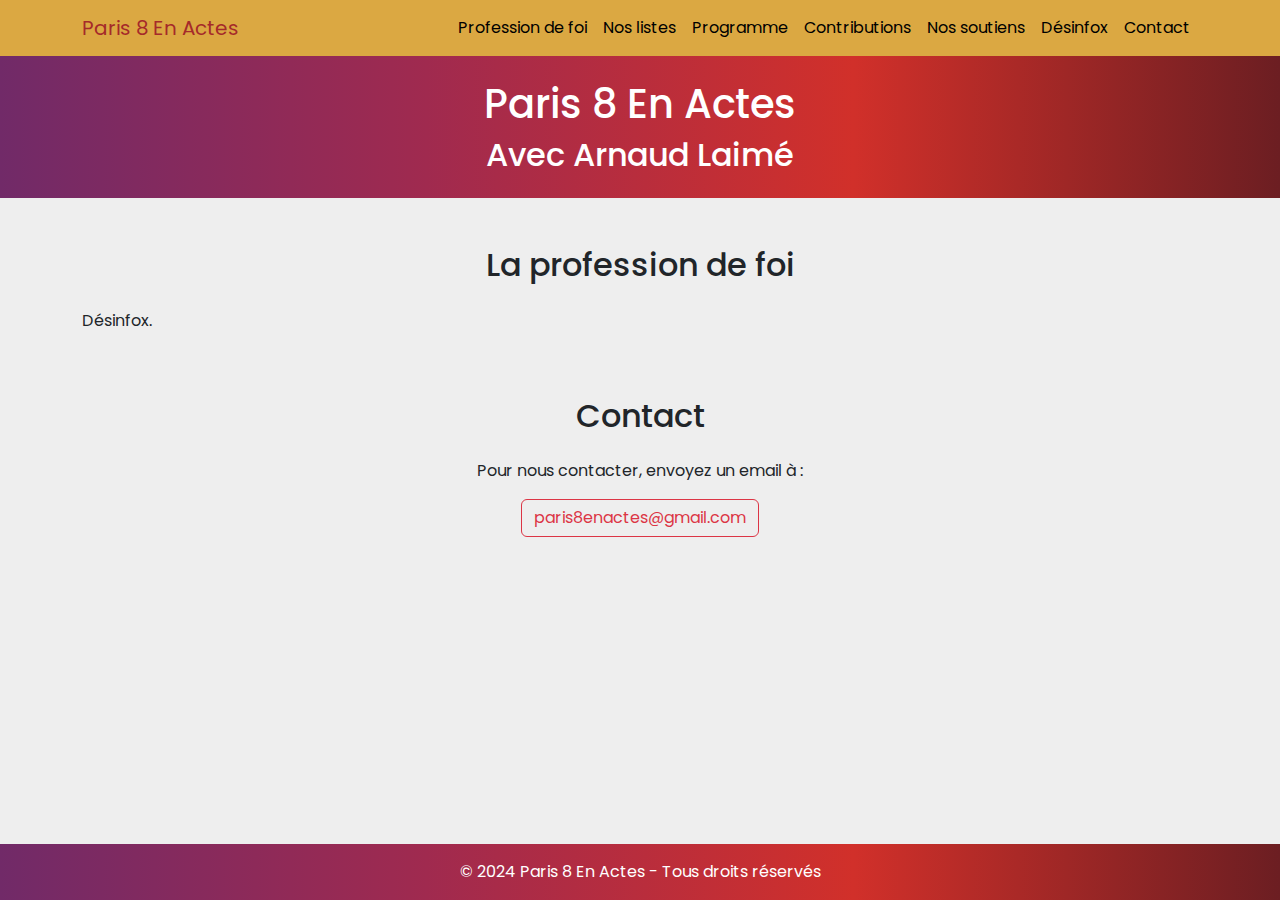
<file: desinfox.html>
<!DOCTYPE html>
<html lang="fr">
<head>
    <meta charset="UTF-8">
    <meta name="viewport" content="width=device-width, initial-scale=1.0">
    <title>Paris 8 En Actes - Arnaud Laimé</title>
    <!-- Bootstrap 5 CSS -->
    <link href="https://cdn.jsdelivr.net/npm/bootstrap@5.3.0-alpha1/dist/css/bootstrap.min.css" rel="stylesheet">
    <link rel="preconnect" href="https://fonts.googleapis.com">
    <link rel="preconnect" href="https://fonts.gstatic.com" crossorigin>
    <link href="https://fonts.googleapis.com/css2?family=Fredoka:wght@300..700&family=Lora:ital,wght@0,400..700;1,400..700&family=Montserrat:ital,wght@0,100..900;1,100..900&family=Poppins:ital,wght@0,100;0,200;0,300;0,400;0,500;0,600;0,700;0,800;0,900;1,100;1,200;1,300;1,400;1,500;1,600;1,700;1,800;1,900&display=swap" rel="stylesheet">
    <link rel="stylesheet" href="styles.css">
</head>
<body class="poppins-regular">

    <!-- Navigation -->
    <nav class="navbar navbar-expand-lg navbar-light sticky-top bar-gold">
        <div class="container">
            <a class="navbar-brand" href="index.html"><span style="color:brown;">Paris 8 En Actes</span></a>
            <button class="navbar-toggler" type="button" data-bs-toggle="collapse" data-bs-target="#navbarNav" aria-controls="navbarNav" aria-expanded="false" aria-label="Toggle navigation">
                <span class="navbar-toggler-icon"></span>
            </button>
            <div class="collapse navbar-collapse" id="navbarNav">
                <ul class="navbar-nav ms-auto">
                    <li class="nav-item"><a class="nav-link" href="profession_foi.html">Profession de foi</a></li>
                    <li class="nav-item"><a class="nav-link" href="listes.html">Nos listes</a></li>
                    <li class="nav-item"><a class="nav-link" href="programme.html">Programme</a></li>
                    <li class="nav-item"><a class="nav-link" href="contributions.html">Contributions</a></li>
                    <li class="nav-item"><a class="nav-link" href="soutiens.html">Nos soutiens</a></li>
                    <li class="nav-item"><a class="nav-link" href="desinfox.html">Désinfox</a></li>
                    <li class="nav-item"><a class="nav-link" href="#contact">Contact</a></li>
                </ul>
            </div>
        </div>
    </nav>

    <!-- Header -->
    <header class="bg-red text-white text-center py-4" onclick="window.location='index.html'" style="cursor: pointer;">
        <h1 class="mb-2">Paris 8 En Actes</h1>
        <h2 class="mb-0">Avec Arnaud Laimé</h2>
    </header>

    <!-- Main Content -->
    <main class="container my-5">
        
        <!-- Désinfox -->
        <section id="profession" class="mb-5">
            <h2 class="text-center mb-4">La profession de foi</h2>
            <div class="row align-items-center">
                <div class="col-md-6">
                    <p>Désinfox.</p>
                </div>
            </div>
        </section>

        <!-- Contact -->
        <section id="contact" class="mb-5">
            <h2 class="text-center mb-4">Contact</h2>
            <p class="text-center">Pour nous contacter, envoyez un email à :</p>
            <p class="text-center">
                <a href="mailto:paris8enactes@gmail.com" class="btn btn-outline-danger">paris8enactes@gmail.com</a>
            </p>
        </section>
    </main>

    <!-- Footer -->
    <footer class="bg-red text-white text-center py-3">
        <p class="mb-0">&copy; 2024 Paris 8 En Actes - Tous droits réservés</p>
    </footer>

    <!-- Bootstrap 5 JS Bundle -->
    <script src="https://cdn.jsdelivr.net/npm/bootstrap@5.3.0-alpha1/dist/js/bootstrap.bundle.min.js"></script>
</body>
</html>
</file>
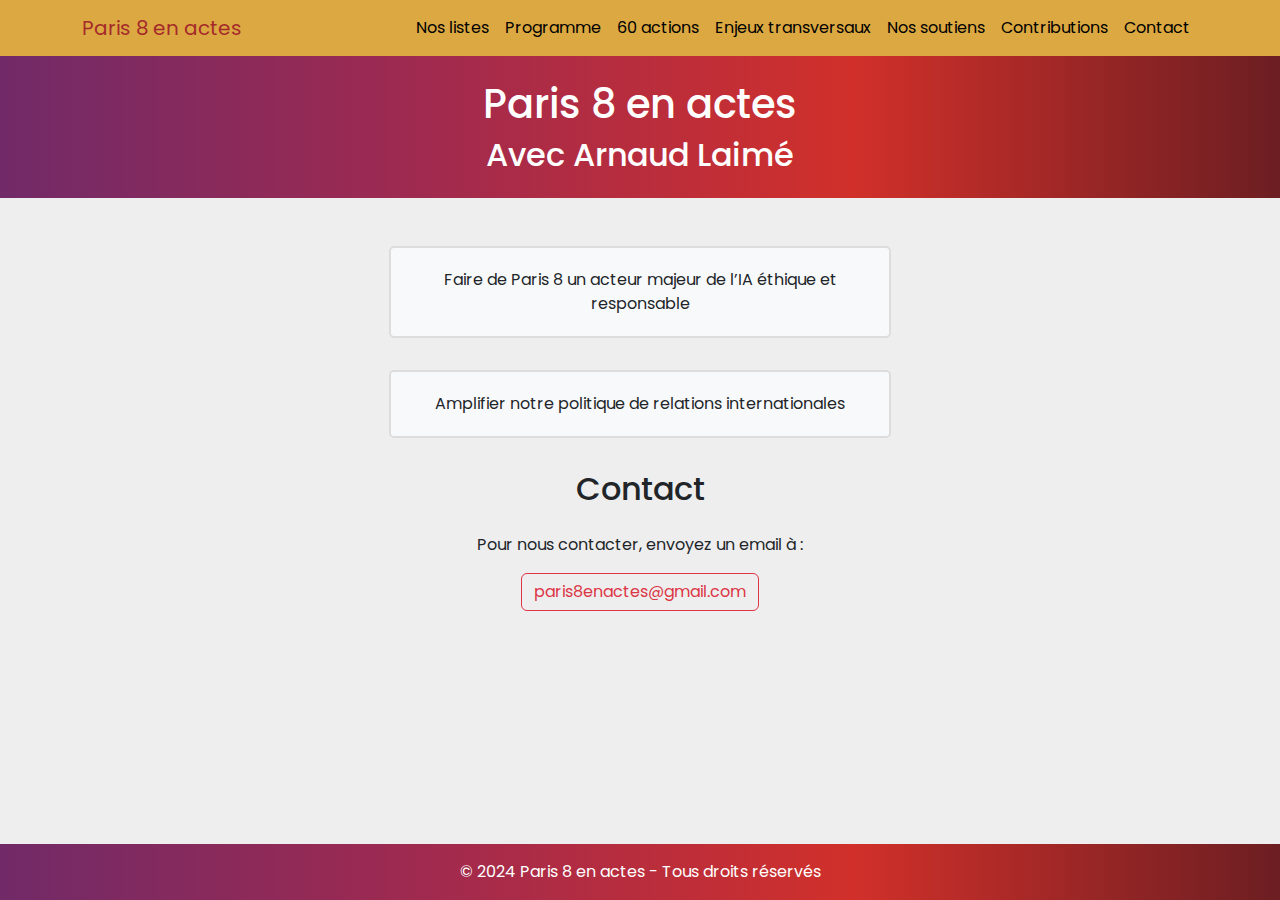
<file: enjeux.html>
<!DOCTYPE html>
<html lang="fr">
<head>
    <meta charset="UTF-8">
    <meta name="viewport" content="width=device-width, initial-scale=1.0">
    <title>Paris 8 en actes - Arnaud Laimé</title>
    <!-- Bootstrap 5 CSS -->
    <link href="https://cdn.jsdelivr.net/npm/bootstrap@5.3.0-alpha1/dist/css/bootstrap.min.css" rel="stylesheet">
    <link rel="preconnect" href="https://fonts.googleapis.com">
    <link rel="preconnect" href="https://fonts.gstatic.com" crossorigin>
    <link href="https://fonts.googleapis.com/css2?family=Fredoka:wght@300..700&family=Lora:ital,wght@0,400..700;1,400..700&family=Montserrat:ital,wght@0,100..900;1,100..900&family=Poppins:ital,wght@0,100;0,200;0,300;0,400;0,500;0,600;0,700;0,800;0,900;1,100;1,200;1,300;1,400;1,500;1,600;1,700;1,800;1,900&display=swap" rel="stylesheet">
    <link rel="stylesheet" href="styles.css">
    <style>

        .clickable-div {
            width: 45%;
            padding: 20px;
            margin-right: auto;
            margin-left: auto;
            margin-bottom: 2em;
            background-color: #f8f9fa;
            text-align: center;
            border: 2px solid #ddd;
            border-radius: 5px;
            cursor: pointer;
            transition: background-color 0.3s ease;
            
        }

        .clickable-div:hover {
            background-color: #e9ecef;
        }
    </style>
</head>
<body class="poppins-regular">

    <!-- Navigation -->
    <nav class="navbar navbar-expand-lg navbar-light sticky-top bar-gold">
        <div class="container">
            <a class="navbar-brand" href="index.html"><span style="color:brown;">Paris 8 en actes</span></a>
            <button class="navbar-toggler" type="button" data-bs-toggle="collapse" data-bs-target="#navbarNav" aria-controls="navbarNav" aria-expanded="false" aria-label="Toggle navigation">
                <span class="navbar-toggler-icon"></span>
            </button>
            <div class="collapse navbar-collapse" id="navbarNav">
                <ul class="navbar-nav ms-auto">
                    <li class="nav-item"><a class="nav-link" href="listes.html">Nos listes</a></li>
                    <li class="nav-item"><a class="nav-link" href="programme.html">Programme</a></li>
                    <li class="nav-item"><a class="nav-link" href="actions.html">60 actions</a></li>
                    <li class="nav-item"><a class="nav-link" href="enjeux.html">Enjeux transversaux</a></li>
                    <li class="nav-item"><a class="nav-link" href="soutiens.html">Nos soutiens</a></li>
                    <li class="nav-item"><a class="nav-link" href="contributions.html">Contributions</a></li>
                    <li class="nav-item"><a class="nav-link" href="#contact">Contact</a></li>
                </ul>
            </div>
        </div>
    </nav>

    <!-- Header -->
    <header class="bg-red text-white text-center py-4" onclick="window.location='index.html'" style="cursor: pointer;">
        <h1 class="mb-2">Paris 8 en actes</h1>
        <h2 class="mb-0">Avec Arnaud Laimé</h2>
    </header>

    <!-- Main Content -->
    <main class="container my-5">

        <section>
            <div class="clickable-div" onclick="window.location='focus_ia.html'">Faire de Paris 8 un acteur majeur de l’IA éthique et responsable</div>
            <div class="clickable-div" onclick="window.location='focus_ri.html'">Amplifier notre politique de relations internationales</div>
        </section>

        <!-- Contact -->
        <section id="contact" class="mb-5">
            <h2 class="text-center mb-4">Contact</h2>
            <p class="text-center">Pour nous contacter, envoyez un email à :</p>
            <p class="text-center">
                <a href="mailto:paris8enactes@gmail.com" class="btn btn-outline-danger">paris8enactes@gmail.com</a>
            </p>
        </section>
    </main>

    <!-- Footer -->
    <footer class="bg-red text-white text-center py-3">
        <p class="mb-0">&copy; 2024 Paris 8 en actes - Tous droits réservés</p>
    </footer>

    <!-- Bootstrap 5 JS Bundle -->
    <script src="https://cdn.jsdelivr.net/npm/bootstrap@5.3.0-alpha1/dist/js/bootstrap.bundle.min.js"></script>
</body>
</html>
</file>
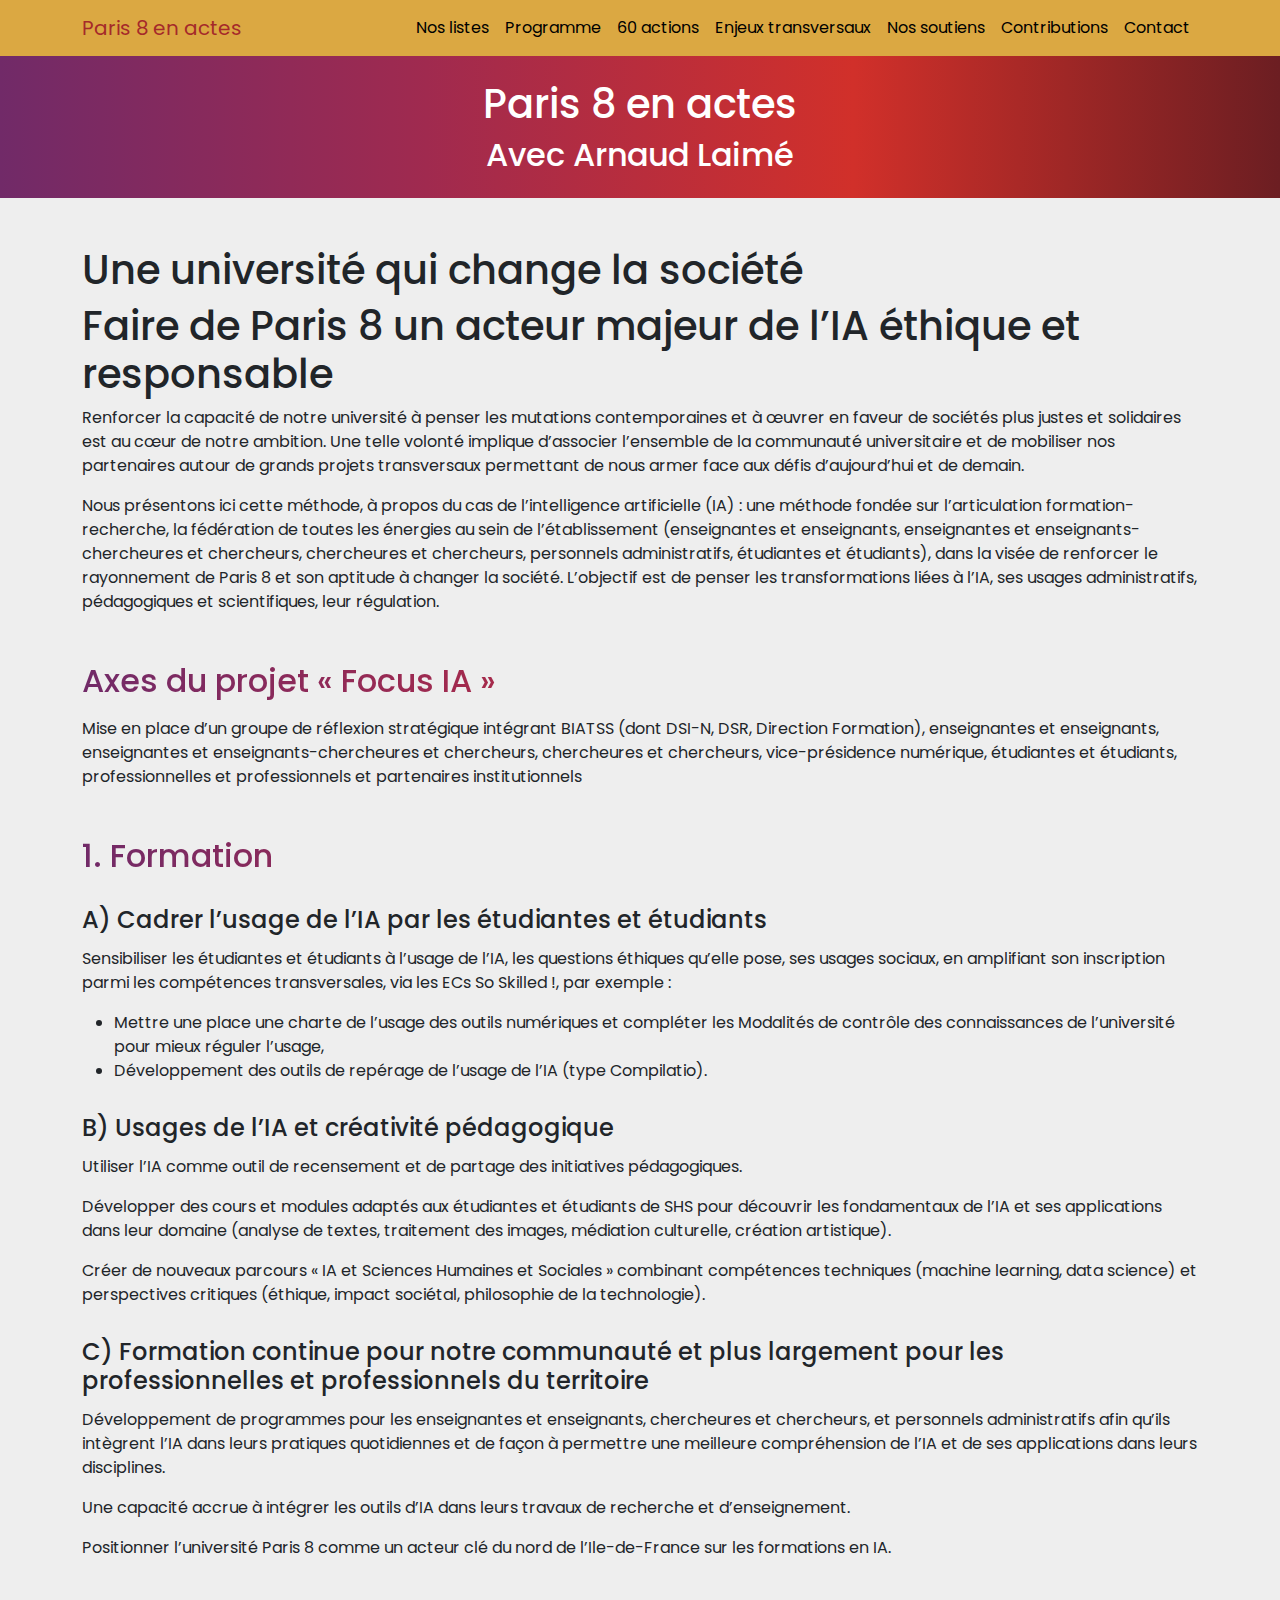
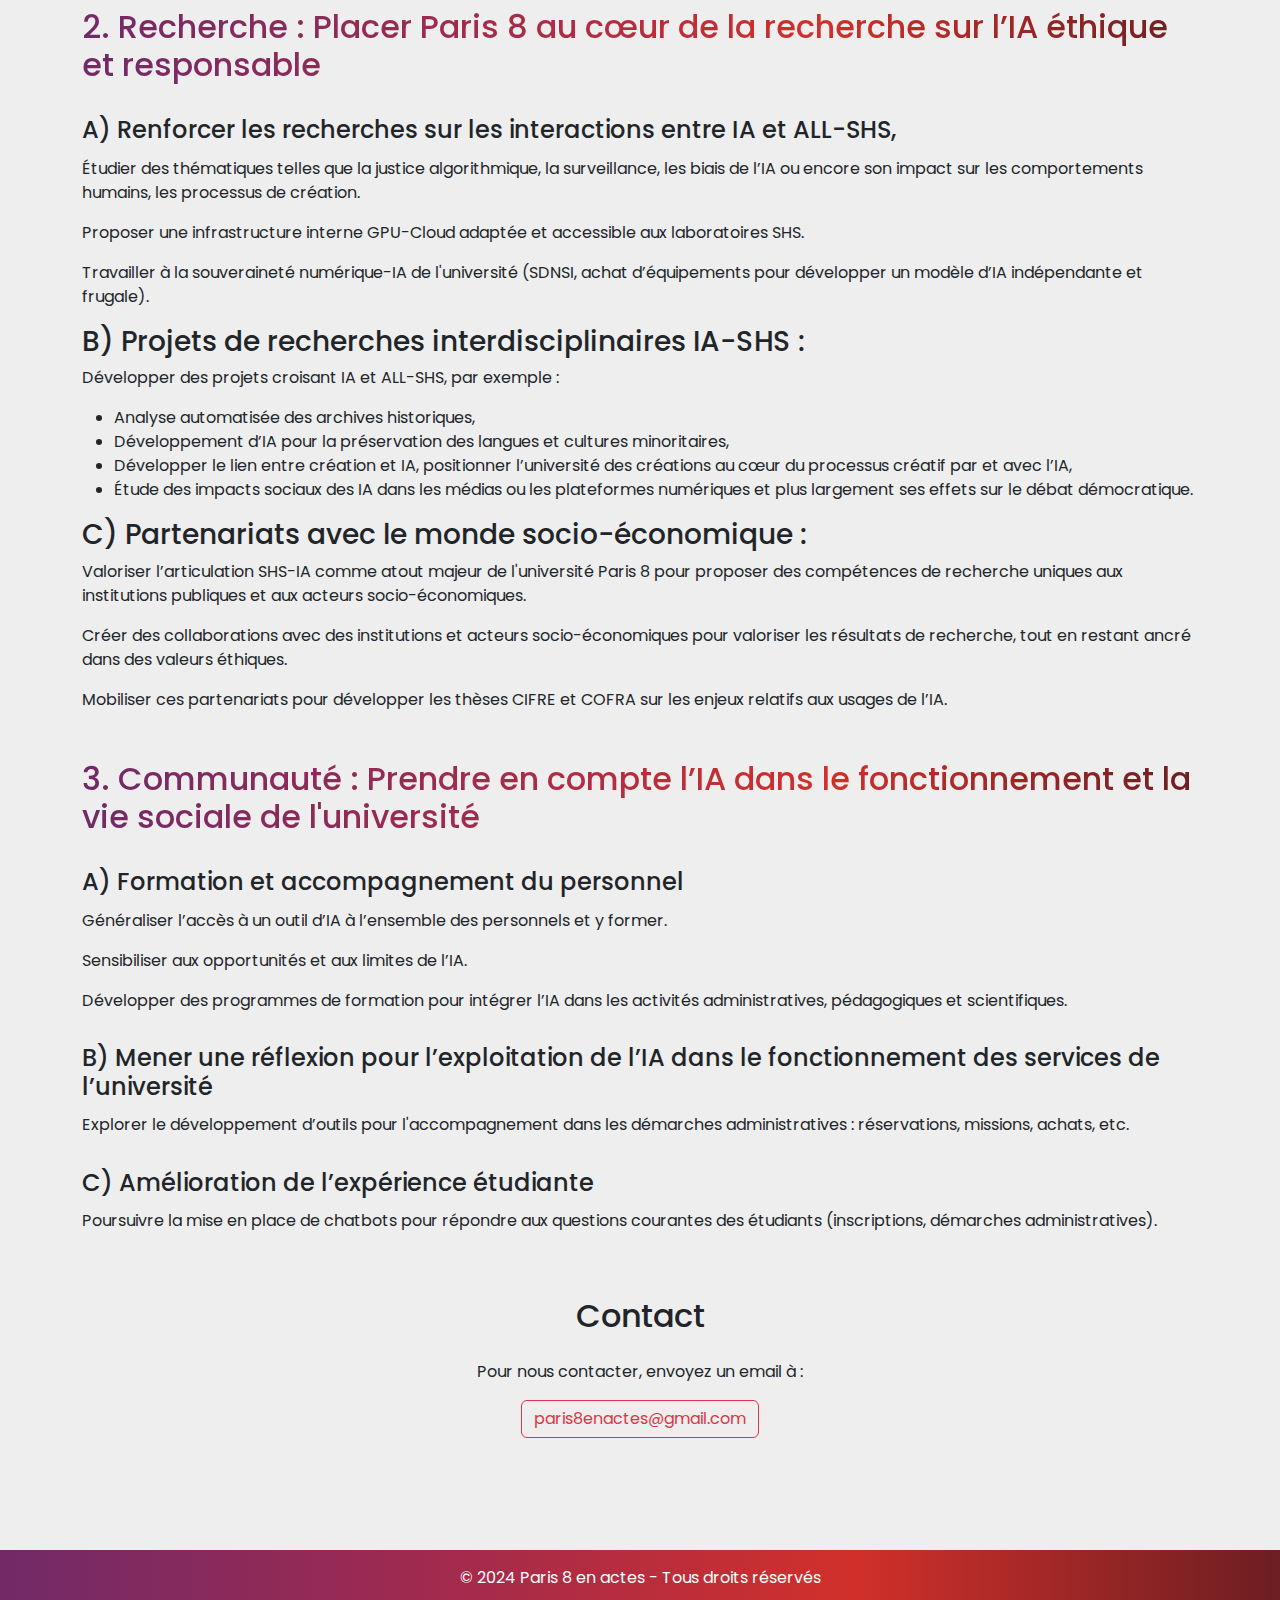
<file: focus_ia.html>
<!DOCTYPE html>
<html lang="fr">
<head>
    <meta charset="UTF-8">
    <meta name="viewport" content="width=device-width, initial-scale=1.0">
    <title>Paris 8 en actes - Arnaud Laimé</title>
    <!-- Bootstrap 5 CSS -->
    <link href="https://cdn.jsdelivr.net/npm/bootstrap@5.3.0-alpha1/dist/css/bootstrap.min.css" rel="stylesheet">
    <link rel="preconnect" href="https://fonts.googleapis.com">
    <link rel="preconnect" href="https://fonts.gstatic.com" crossorigin>
    <link href="https://fonts.googleapis.com/css2?family=Fredoka:wght@300..700&family=Lora:ital,wght@0,400..700;1,400..700&family=Montserrat:ital,wght@0,100..900;1,100..900&family=Poppins:ital,wght@0,100;0,200;0,300;0,400;0,500;0,600;0,700;0,800;0,900;1,100;1,200;1,300;1,400;1,500;1,600;1,700;1,800;1,900&display=swap" rel="stylesheet">
    <link rel="stylesheet" href="styles.css">
    <style>
        #focus h2 {
            background: linear-gradient(90deg, #712a68, #a02a4f, #d1302a, #6c1e22);
            -webkit-background-clip: text;
           -webkit-text-fill-color: transparent;
           margin-top: 1.5em;
           margin-bottom: 0.5em;
        }

        #focus h4 {
            margin-bottom:0.5em;
            margin-top: 1.3em;
        }

    </style>
</head>
<body class="poppins-regular">

    <!-- Navigation -->
    <nav class="navbar navbar-expand-lg navbar-light sticky-top bar-gold">
        <div class="container">
            <a class="navbar-brand" href="index.html"><span style="color:brown;">Paris 8 en actes</span></a>
            <button class="navbar-toggler" type="button" data-bs-toggle="collapse" data-bs-target="#navbarNav" aria-controls="navbarNav" aria-expanded="false" aria-label="Toggle navigation">
                <span class="navbar-toggler-icon"></span>
            </button>
            <div class="collapse navbar-collapse" id="navbarNav">
                <ul class="navbar-nav ms-auto">
                    <!-- <li class="nav-item"><a class="nav-link" href="profession_foi.html">Profession de foi</a></li> -->
                    <li class="nav-item"><a class="nav-link" href="listes.html">Nos listes</a></li>
                    <li class="nav-item"><a class="nav-link" href="programme.html">Programme</a></li>
                    <li class="nav-item"><a class="nav-link" href="actions.html">60 actions</a></li>
                    <li class="nav-item"><a class="nav-link" href="enjeux.html">Enjeux transversaux</a></li>
                    <li class="nav-item"><a class="nav-link" href="soutiens.html">Nos soutiens</a></li>
                    <li class="nav-item"><a class="nav-link" href="contributions.html">Contributions</a></li>
                    <!-- <li class="nav-item"><a class="nav-link" href="desinfox.html">Désinfox</a></li> -->
                    <li class="nav-item"><a class="nav-link" href="#contact">Contact</a></li>
                </ul>
            </div>
        </div>
    </nav>

    <!-- Header -->
    <header class="bg-red text-white text-center py-4" onclick="window.location='index.html'" style="cursor: pointer;">
        <h1 class="mb-2">Paris 8 en actes</h1>
        <h2 class="mb-0">Avec Arnaud Laimé</h2>
    </header>

    <!-- Main Content -->
    <main class="container my-5">


        <section id="focus" class="mb-5">

            <h1>Une université qui change la société</h1>
            <h1>Faire de Paris 8 un acteur majeur de l’IA éthique et responsable</h1>

            <p>Renforcer la capacité de notre université à penser les mutations contemporaines et à œuvrer en faveur de sociétés plus justes et solidaires est au cœur de notre ambition. Une telle volonté implique d’associer l’ensemble de la communauté universitaire et de mobiliser nos partenaires autour de grands projets transversaux permettant de nous armer face aux défis d’aujourd’hui et de demain.</p>
            <p>Nous présentons ici cette méthode, à propos du cas de l’intelligence artificielle (IA) : une méthode fondée sur l’articulation formation-recherche, la fédération de toutes les énergies au sein de l’établissement (enseignantes et enseignants, enseignantes et enseignants-chercheures et chercheurs, chercheures et chercheurs, personnels administratifs, étudiantes et étudiants), dans la visée de renforcer le rayonnement de Paris 8 et son aptitude à changer la société. L’objectif est de penser les transformations liées à l’IA, ses usages administratifs, pédagogiques et scientifiques, leur régulation.</p>
            <h2>Axes du projet « Focus IA »</h2>
            <p>Mise en place d’un groupe de réflexion stratégique intégrant BIATSS (dont DSI-N, DSR, Direction Formation), enseignantes et enseignants, enseignantes et enseignants-chercheures et chercheurs, chercheures et chercheurs, vice-présidence numérique, étudiantes et étudiants, professionnelles et professionnels et partenaires institutionnels</p>
            
            <h2>1. Formation</h2>
            <h4>A) Cadrer l’usage de l’IA par les étudiantes et étudiants</h4>
            <p>Sensibiliser les étudiantes et étudiants à l’usage de l’IA, les questions éthiques qu’elle pose, ses usages sociaux, en amplifiant son inscription parmi les compétences transversales, via les ECs So Skilled !, par exemple :</p>
            <ul>
                <li>Mettre une place une charte de l’usage des outils numériques et compléter les Modalités de contrôle des connaissances de l’université pour mieux réguler l’usage,</li>
                <li>Développement des outils de repérage de l’usage de l’IA (type Compilatio).</li>
            </ul>
            <h4>B) Usages de l’IA et créativité pédagogique</h4>
            <p>Utiliser l’IA comme outil de recensement et de partage des initiatives pédagogiques.</p>
            <p>Développer des cours et modules adaptés aux étudiantes et étudiants de SHS pour découvrir les fondamentaux de l’IA et ses applications dans leur domaine (analyse de textes, traitement des images, médiation culturelle, création artistique).</p>
            <p>Créer de nouveaux parcours « IA et Sciences Humaines et Sociales » combinant compétences techniques (machine learning, data science) et perspectives critiques (éthique, impact sociétal, philosophie de la technologie).</p>
            <h4>C) Formation continue pour notre communauté et plus largement pour les professionnelles et professionnels du territoire</h4>
            <p>Développement de programmes pour les enseignantes et enseignants, chercheures et chercheurs, et personnels administratifs afin qu’ils intègrent l’IA dans leurs pratiques quotidiennes et de façon à permettre une meilleure compréhension de l’IA et de ses applications dans leurs disciplines.</p>
            <p>Une capacité accrue à intégrer les outils d’IA dans leurs travaux de recherche et d’enseignement.</p>
            <p>Positionner l’université Paris 8 comme un acteur clé du nord de l’Ile-de-France sur les formations en IA.</p>
            
            <h2>2. Recherche : Placer Paris 8 au cœur de la recherche sur l’IA éthique et responsable</h2>
            <h4>A) Renforcer les recherches sur les interactions entre IA et ALL-SHS,</h4>
            <p>Étudier des thématiques telles que la justice algorithmique, la surveillance, les biais de l’IA ou encore son impact sur les comportements humains, les processus de création.</p>
            <p>Proposer une infrastructure interne GPU-Cloud adaptée et accessible aux laboratoires SHS.</p>
            <p>Travailler à la souveraineté numérique-IA de l'université (SDNSI, achat d’équipements pour développer un modèle d’IA indépendante et frugale).</p>
            <h3>B) Projets de recherches interdisciplinaires IA-SHS :</h3>
            <p>Développer des projets croisant IA et ALL-SHS, par exemple :</p>
            <ul>
                <li>Analyse automatisée des archives historiques,</li>
                <li>Développement d’IA pour la préservation des langues et cultures minoritaires,</li>
                <li>Développer le lien entre création et IA, positionner l’université des créations au cœur du processus créatif par et avec l’IA,</li>
                <li>Étude des impacts sociaux des IA dans les médias ou les plateformes numériques et plus largement ses effets sur le débat démocratique.</li>
            </ul>
            <h3>C) Partenariats avec le monde socio-économique :</h3>
            <p>Valoriser l’articulation SHS-IA comme atout majeur de l'université Paris 8 pour proposer des compétences de recherche uniques aux institutions publiques et aux acteurs socio-économiques.</p>
            <p>Créer des collaborations avec des institutions et acteurs socio-économiques pour valoriser les résultats de recherche, tout en restant ancré dans des valeurs éthiques.</p>
            <p>Mobiliser ces partenariats pour développer les thèses CIFRE et COFRA sur les enjeux relatifs aux usages de l’IA.</p>
            
            <h2>3. Communauté : Prendre en compte l’IA dans le fonctionnement et la vie sociale de l'université</h2>
            <h4>A) Formation et accompagnement du personnel</h4>
            <p>Généraliser l’accès à un outil d’IA à l’ensemble des personnels et y former.</p>
            <p>Sensibiliser aux opportunités et aux limites de l’IA.</p>
            <p>Développer des programmes de formation pour intégrer l’IA dans les activités administratives, pédagogiques et scientifiques.</p>
            <h4>B) Mener une réflexion pour l’exploitation de l’IA dans le fonctionnement des services de l’université</h4>
            <p>Explorer le développement d’outils pour l'accompagnement dans les démarches administratives : réservations, missions, achats, etc.</p>
            <h4>C) Amélioration de l’expérience étudiante</h4>
            <p>Poursuivre la mise en place de chatbots pour répondre aux questions courantes des étudiants (inscriptions, démarches administratives).</p>
            

        </section>

        <!-- Contact -->
        <section id="contact" class="mb-5">
            <h2 class="text-center mb-4">Contact</h2>
            <p class="text-center">Pour nous contacter, envoyez un email à :</p>
            <p class="text-center">
                <a href="mailto:paris8enactes@gmail.com" class="btn btn-outline-danger">paris8enactes@gmail.com</a>
            </p>
        </section>
    </main>

    <!-- Footer -->
    <footer class="bg-red text-white text-center py-3">
        <p class="mb-0">&copy; 2024 Paris 8 en actes - Tous droits réservés</p>
    </footer>

    <!-- Bootstrap 5 JS Bundle -->
    <script src="https://cdn.jsdelivr.net/npm/bootstrap@5.3.0-alpha1/dist/js/bootstrap.bundle.min.js"></script>
</body>
</html>
</file>
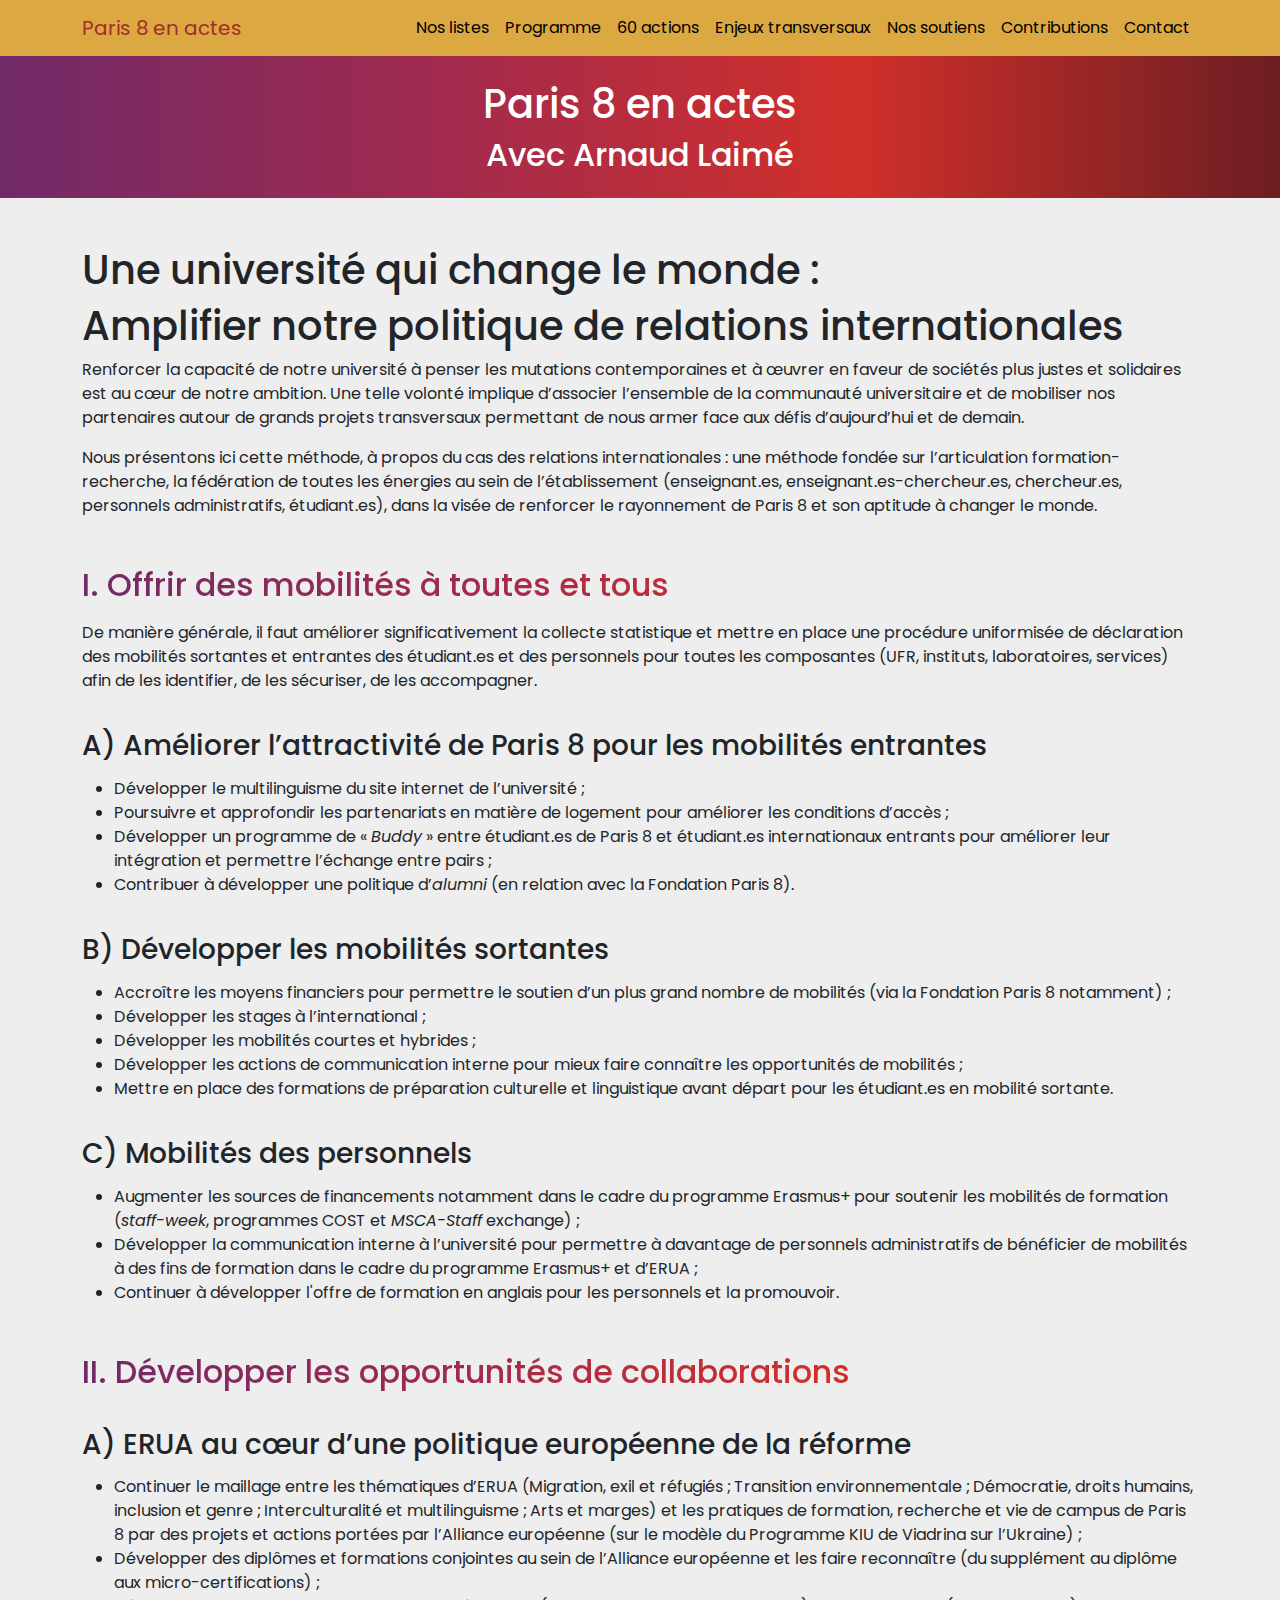
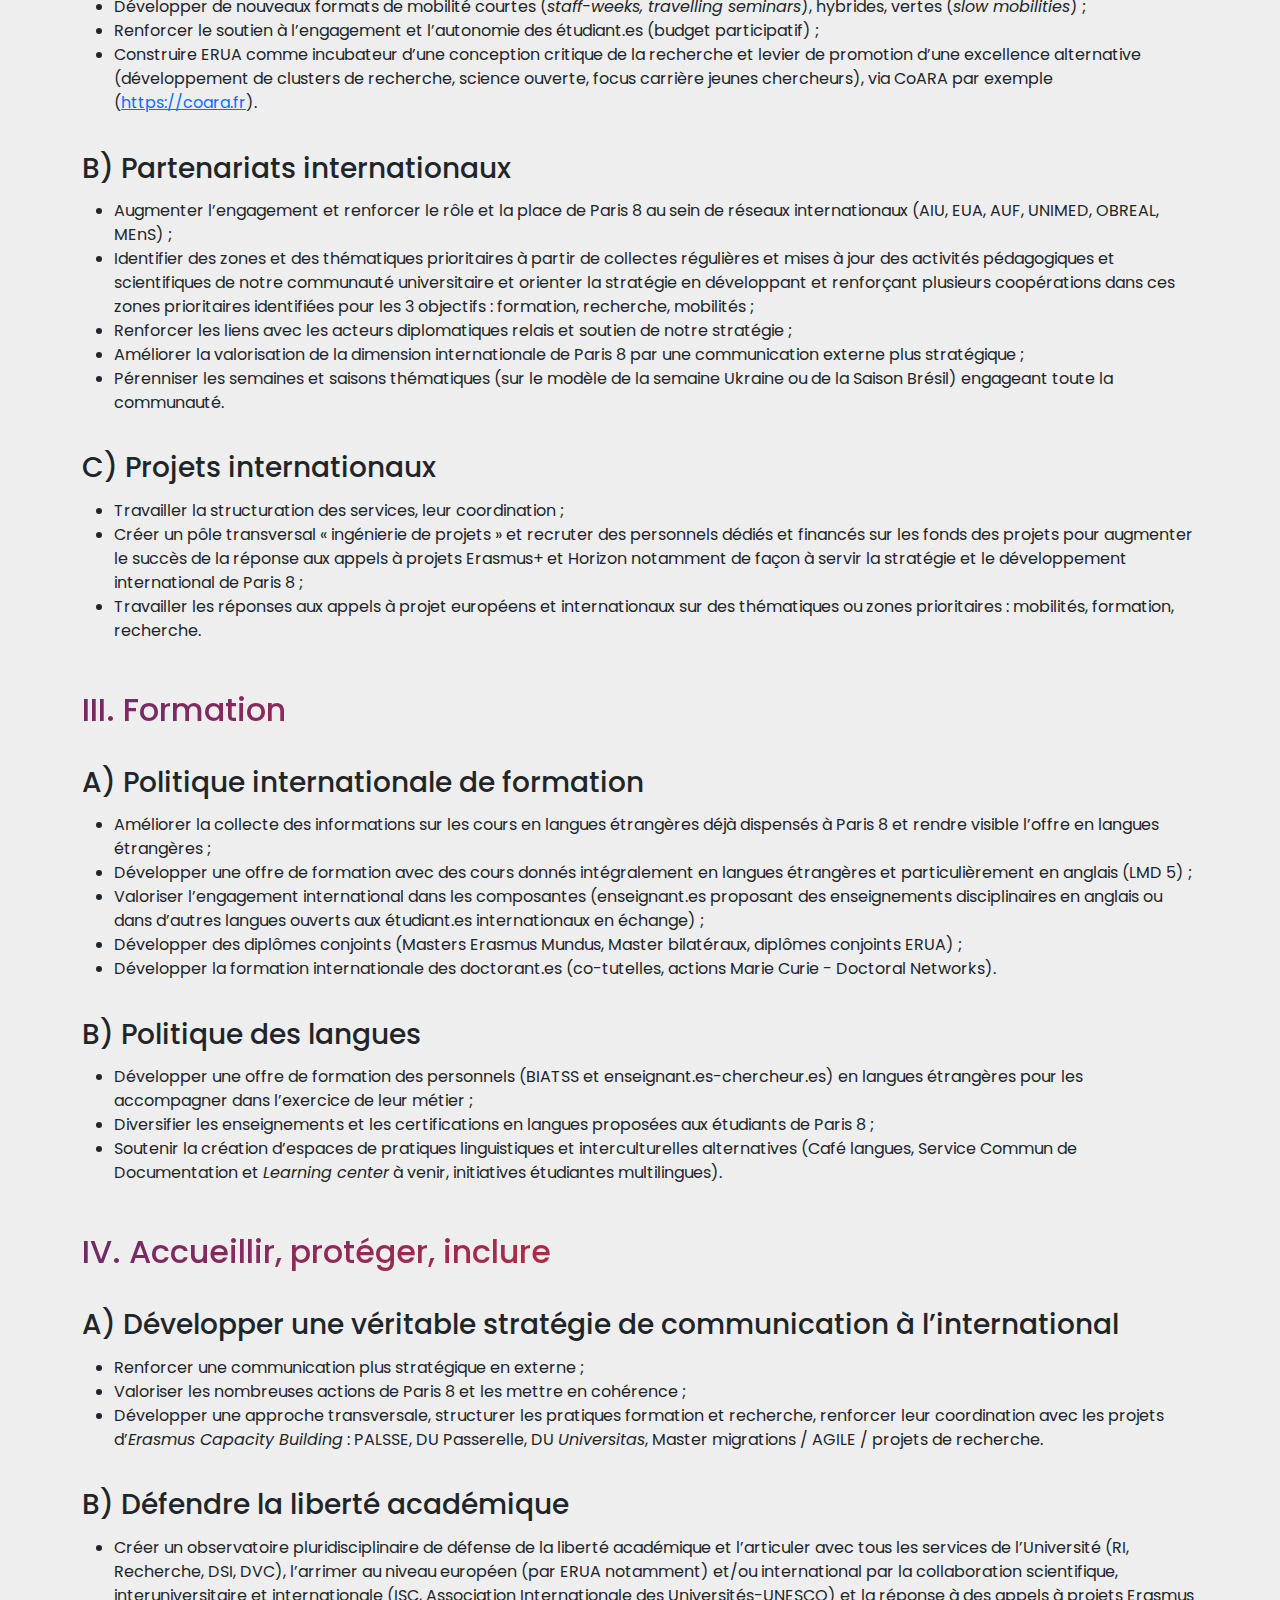
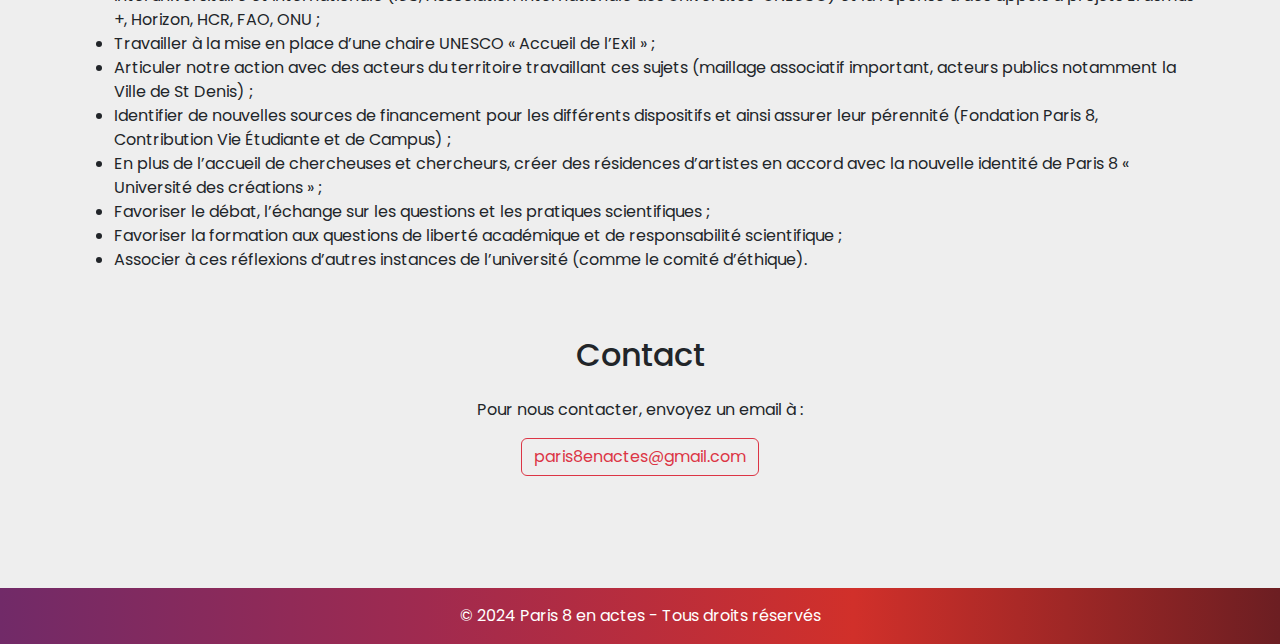
<file: focus_ri.html>
<!DOCTYPE html>
<html lang="fr">
<head>
    <meta charset="UTF-8">
    <meta name="viewport" content="width=device-width, initial-scale=1.0">
    <title>Paris 8 en actes - Arnaud Laimé</title>
    <!-- Bootstrap 5 CSS -->
    <link href="https://cdn.jsdelivr.net/npm/bootstrap@5.3.0-alpha1/dist/css/bootstrap.min.css" rel="stylesheet">
    <link rel="preconnect" href="https://fonts.googleapis.com">
    <link rel="preconnect" href="https://fonts.gstatic.com" crossorigin>
    <link href="https://fonts.googleapis.com/css2?family=Fredoka:wght@300..700&family=Lora:ital,wght@0,400..700;1,400..700&family=Montserrat:ital,wght@0,100..900;1,100..900&family=Poppins:ital,wght@0,100;0,200;0,300;0,400;0,500;0,600;0,700;0,800;0,900;1,100;1,200;1,300;1,400;1,500;1,600;1,700;1,800;1,900&display=swap" rel="stylesheet">
    <link rel="stylesheet" href="styles.css">
    <style>
        #focus_ri h2 {
            background: linear-gradient(90deg, #712a68, #a02a4f, #d1302a, #6c1e22);
            -webkit-background-clip: text;
           -webkit-text-fill-color: transparent;
           margin-top: 1.5em;
           margin-bottom: 0.5em;
        }

        #focus_ri h3 {
            margin-bottom:0.5em;
            margin-top: 1.3em;
        }

    </style>
</head>
<body class="poppins-regular">

    <!-- Navigation -->
    <nav class="navbar navbar-expand-lg navbar-light sticky-top bar-gold">
        <div class="container">
            <a class="navbar-brand" href="index.html"><span style="color:brown;">Paris 8 en actes</span></a>
            <button class="navbar-toggler" type="button" data-bs-toggle="collapse" data-bs-target="#navbarNav" aria-controls="navbarNav" aria-expanded="false" aria-label="Toggle navigation">
                <span class="navbar-toggler-icon"></span>
            </button>
            <div class="collapse navbar-collapse" id="navbarNav">
                <ul class="navbar-nav ms-auto">
                    <!-- <li class="nav-item"><a class="nav-link" href="profession_foi.html">Profession de foi</a></li> -->
                    <li class="nav-item"><a class="nav-link" href="listes.html">Nos listes</a></li>
                    <li class="nav-item"><a class="nav-link" href="programme.html">Programme</a></li>
                    <li class="nav-item"><a class="nav-link" href="actions.html">60 actions</a></li>
                    <li class="nav-item"><a class="nav-link" href="enjeux.html">Enjeux transversaux</a></li>
                    <li class="nav-item"><a class="nav-link" href="soutiens.html">Nos soutiens</a></li>
                    <li class="nav-item"><a class="nav-link" href="contributions.html">Contributions</a></li>
                    <!-- <li class="nav-item"><a class="nav-link" href="desinfox.html">Désinfox</a></li> -->
                    <li class="nav-item"><a class="nav-link" href="#contact">Contact</a></li>
                </ul>
            </div>
        </div>
    </nav>

    <!-- Header -->
    <header class="bg-red text-white text-center py-4" onclick="window.location='index.html'" style="cursor: pointer;">
        <h1 class="mb-2">Paris 8 en actes</h1>
        <h2 class="mb-0">Avec Arnaud Laimé</h2>
    </header>

    <!-- Main Content -->
    <main class="container my-5">


        <section id="focus_ri" class="mb-5">
            <h1>Une université qui change le monde :</h1>
            <h1>Amplifier notre politique de relations internationales</h1>
        
            <p>
                Renforcer la capacité de notre université à penser les mutations contemporaines et à œuvrer en 
                faveur de sociétés plus justes et solidaires est au cœur de notre ambition. Une telle volonté 
                implique d’associer l’ensemble de la communauté universitaire et de mobiliser nos partenaires 
                autour de grands projets transversaux permettant de nous armer face aux défis d’aujourd’hui et 
                de demain.
            </p>

            <p>
                Nous présentons ici cette méthode, à propos du cas des relations internationales : une méthode 
                fondée sur l’articulation formation-recherche, la fédération de toutes les énergies au sein de 
                l’établissement (enseignant.es, enseignant.es-chercheur.es, chercheur.es, personnels administratifs, 
                étudiant.es), dans la visée de renforcer le rayonnement de Paris 8 et son aptitude à changer le monde.
            </p>
            
            <h2>I. Offrir des mobilités à toutes et tous</h2>

            <p>
                De manière générale, il faut améliorer significativement la collecte statistique et mettre en place une procédure 
                uniformisée de déclaration des mobilités sortantes et entrantes des étudiant.es et des personnels pour toutes 
                les composantes (UFR, instituts, laboratoires, services) afin de les identifier, de les sécuriser, de les accompagner.
            </p>
        
            <h3>A) Améliorer l’attractivité de Paris 8 pour les mobilités entrantes</h3>
            <ul>
                <li>Développer le multilinguisme du site internet de l’université ;</li>
                <li>Poursuivre et approfondir les partenariats en matière de logement pour améliorer les conditions d’accès ;</li>
                <li>Développer un programme de « <em>Buddy</em> » entre étudiant.es de Paris 8 et étudiant.es internationaux entrants pour améliorer leur intégration et permettre l’échange entre pairs ;</li>
                <li>Contribuer à développer une politique d’<em>alumni</em> (en relation avec la Fondation Paris 8).</li>
            </ul>
            
        
            <h3>B) Développer les mobilités sortantes</h3>
            <ul>
                <li>Accroître les moyens financiers pour permettre le soutien d’un plus grand nombre de mobilités (via la Fondation Paris 8 notamment) ;</li>
                <li>Développer les stages à l’international ;</li>
                <li>Développer les mobilités courtes et hybrides ;</li>
                <li>Développer les actions de communication interne pour mieux faire connaître les opportunités de mobilités ;</li>
                <li>Mettre en place des formations de préparation culturelle et linguistique avant départ pour les étudiant.es en mobilité sortante.</li>
            </ul>            
            
            <h3>C) Mobilités des personnels</h3>
            <ul>
                <li>Augmenter les sources de financements notamment dans le cadre du programme Erasmus+ pour soutenir les mobilités de formation (<em>staff-week</em>, programmes COST et <em>MSCA-Staff</em> exchange) ;</li>
                <li>Développer la communication interne à l’université pour permettre à davantage de personnels administratifs de bénéficier de mobilités à des fins de formation dans le cadre du programme Erasmus+ et d’ERUA ;</li>
                <li>Continuer à développer l'offre de formation en anglais pour les personnels et la promouvoir.</li>
            </ul>            
        
            <h2>II. Développer les opportunités de collaborations</h2>
        
            <h3>A) ERUA au cœur d’une politique européenne de la réforme</h3>
            <ul>
                <li>Continuer le maillage entre les thématiques d’ERUA (Migration, exil et réfugiés ; Transition environnementale ; Démocratie, droits humains, inclusion et genre ; Interculturalité et multilinguisme ; Arts et marges) et les pratiques de formation, recherche et vie de campus de Paris 8 par des projets et actions portées par l’Alliance européenne (sur le modèle du Programme KIU de Viadrina sur l’Ukraine) ;</li>
                <li>Développer des diplômes et formations conjointes au sein de l’Alliance européenne et les faire reconnaître (du supplément au diplôme aux micro-certifications) ;</li>
                <li>Développer de nouveaux formats de mobilité courtes (<em>staff-weeks, travelling seminars</em>), hybrides, vertes (<em>slow mobilities</em>) ;</li>
                <li>Renforcer le soutien à l’engagement et l’autonomie des étudiant.es (budget participatif) ;</li>
                <li>Construire ERUA comme incubateur d’une conception critique de la recherche et levier de promotion d’une excellence alternative (développement de clusters de recherche, science ouverte, focus carrière jeunes chercheurs), via CoARA par exemple (<a href="https://coara.fr" target="_blank">https://coara.fr</a>).</li>
            </ul>            
            
            <h3>B) Partenariats internationaux</h3>
            <ul>
                <li>Augmenter l’engagement et renforcer le rôle et la place de Paris 8 au sein de réseaux internationaux (AIU, EUA, AUF, UNIMED, OBREAL, MEnS) ;</li>
                <li>Identifier des zones et des thématiques prioritaires à partir de collectes régulières et mises à jour des activités pédagogiques et scientifiques de notre communauté universitaire et orienter la stratégie en développant et renforçant plusieurs coopérations dans ces zones prioritaires identifiées pour les 3 objectifs : formation, recherche, mobilités ;</li>
                <li>Renforcer les liens avec les acteurs diplomatiques relais et soutien de notre stratégie ;</li>
                <li>Améliorer la valorisation de la dimension internationale de Paris 8 par une communication externe plus stratégique ;</li>
                <li>Pérenniser les semaines et saisons thématiques (sur le modèle de la semaine Ukraine ou de la Saison Brésil) engageant toute la communauté.</li>
            </ul>

            <h3>C) Projets internationaux</h3>
            <ul>
                <li>Travailler la structuration des services, leur coordination ;</li>
                <li>Créer un pôle transversal « ingénierie de projets » et recruter des personnels dédiés et financés sur les fonds des projets pour augmenter le succès de la réponse aux appels à projets Erasmus+ et Horizon notamment de façon à servir la stratégie et le développement international de Paris 8 ;</li>
                <li>Travailler les réponses aux appels à projet européens et internationaux sur des thématiques ou zones prioritaires : mobilités, formation, recherche.</li>
            </ul>
                        
        
            <h2>III. Formation</h2>

            <h3>A) Politique internationale de formation</h3>
            <ul>
                <li>Améliorer la collecte des informations sur les cours en langues étrangères déjà dispensés à Paris 8 et rendre visible l’offre en langues étrangères ;</li>
                <li>Développer une offre de formation avec des cours donnés intégralement en langues étrangères et particulièrement en anglais (LMD 5) ;</li>
                <li>Valoriser l’engagement international dans les composantes (enseignant.es proposant des enseignements disciplinaires en anglais ou dans d’autres langues ouverts aux étudiant.es internationaux en échange) ;</li>
                <li>Développer des diplômes conjoints (Masters Erasmus Mundus, Master bilatéraux, diplômes conjoints ERUA) ;</li>
                <li>Développer la formation internationale des doctorant.es (co-tutelles, actions Marie Curie - Doctoral Networks).</li>
            </ul>

        
            <h3>B) Politique des langues</h3>
            <ul>
                <li>Développer une offre de formation des personnels (BIATSS et enseignant.es-chercheur.es) en langues étrangères pour les accompagner dans l’exercice de leur métier ;</li>
                <li>Diversifier les enseignements et les certifications en langues proposées aux étudiants de Paris 8 ;</li>
                <li>Soutenir la création d’espaces de pratiques linguistiques et interculturelles alternatives (Café langues, Service Commun de Documentation et <em>Learning center</em> à venir, initiatives étudiantes multilingues).</li>
            </ul>            
        
            <h2>IV. Accueillir, protéger, inclure</h2>
            <h3>A) Développer une véritable stratégie de communication à l’international</h3>
            <ul>
                <li>Renforcer une communication plus stratégique en externe ;</li>
                <li>Valoriser les nombreuses actions de Paris 8 et les mettre en cohérence ;</li>
                <li>Développer une approche transversale, structurer les pratiques formation et recherche, renforcer leur coordination avec les projets d’<em>Erasmus Capacity Building</em> : PALSSE, DU Passerelle, DU <em>Universitas</em>, Master migrations / AGILE / projets de recherche.</li>
            </ul>            
        
            <h3>B) Défendre la liberté académique</h3>
            <ul>
                <li>Créer un observatoire pluridisciplinaire de défense de la liberté académique et l’articuler avec tous les services de l’Université (RI, Recherche, DSI, DVC), l’arrimer au niveau européen (par ERUA notamment) et/ou international par la collaboration scientifique, interuniversitaire et internationale (ISC, Association Internationale des Universités-UNESCO) et la réponse à des appels à projets Erasmus +, Horizon, HCR, FAO, ONU ;</li>
                <li>Travailler à la mise en place d’une chaire UNESCO « Accueil de l’Exil » ;</li>
                <li>Articuler notre action avec des acteurs du territoire travaillant ces sujets (maillage associatif important, acteurs publics notamment la Ville de St Denis) ;</li>
                <li>Identifier de nouvelles sources de financement pour les différents dispositifs et ainsi assurer leur pérennité (Fondation Paris 8, Contribution Vie Étudiante et de Campus) ;</li>
                <li>En plus de l’accueil de chercheuses et chercheurs, créer des résidences d’artistes en accord avec la nouvelle identité de Paris 8 « Université des créations » ;</li>
                <li>Favoriser le débat, l’échange sur les questions et les pratiques scientifiques ;</li>
                <li>Favoriser la formation aux questions de liberté académique et de responsabilité scientifique ;</li>
                <li>Associer à ces réflexions d’autres instances de l’université (comme le comité d’éthique).</li>
            </ul>
            
        </section>

        <!-- Contact -->
        <section id="contact" class="mb-5">
            <h2 class="text-center mb-4">Contact</h2>
            <p class="text-center">Pour nous contacter, envoyez un email à :</p>
            <p class="text-center">
                <a href="mailto:paris8enactes@gmail.com" class="btn btn-outline-danger">paris8enactes@gmail.com</a>
            </p>
        </section>
    </main>

    <!-- Footer -->
    <footer class="bg-red text-white text-center py-3">
        <p class="mb-0">&copy; 2024 Paris 8 en actes - Tous droits réservés</p>
    </footer>

    <!-- Bootstrap 5 JS Bundle -->
    <script src="https://cdn.jsdelivr.net/npm/bootstrap@5.3.0-alpha1/dist/js/bootstrap.bundle.min.js"></script>
</body>
</html>
</file>
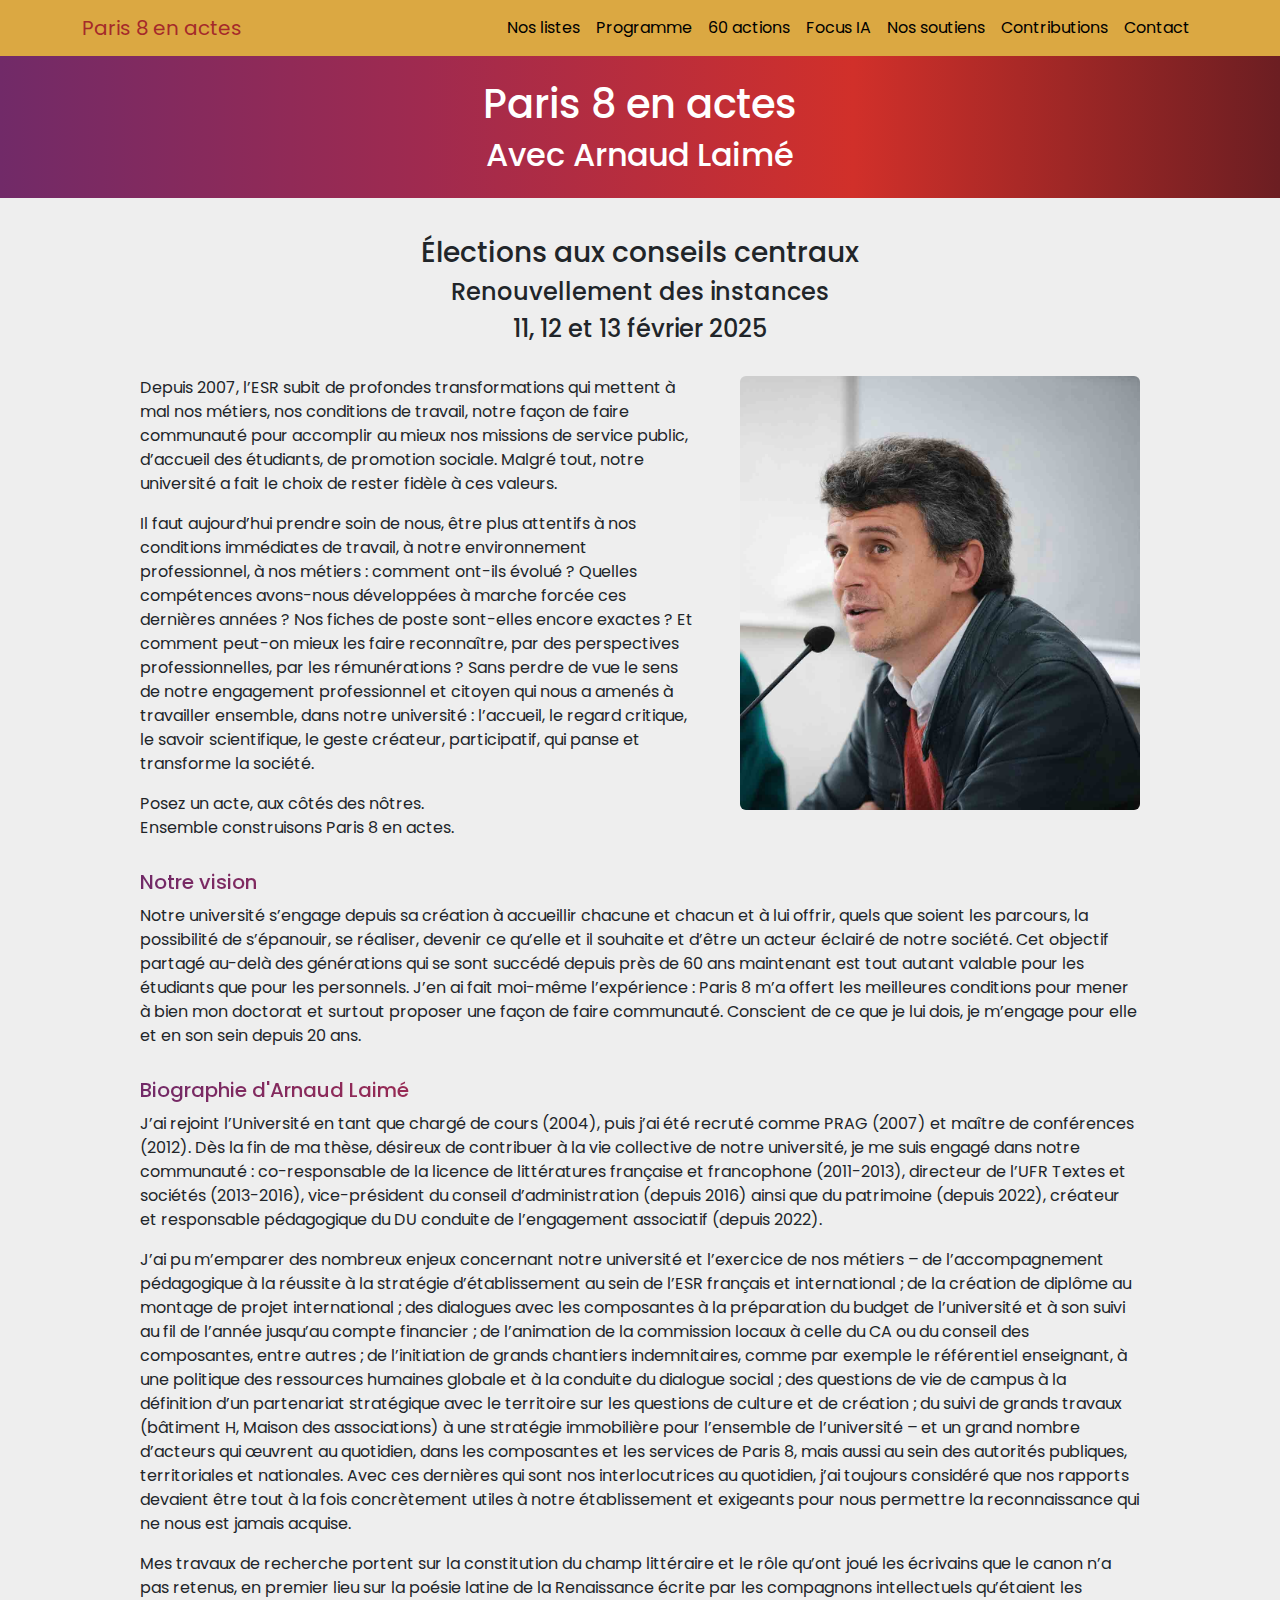
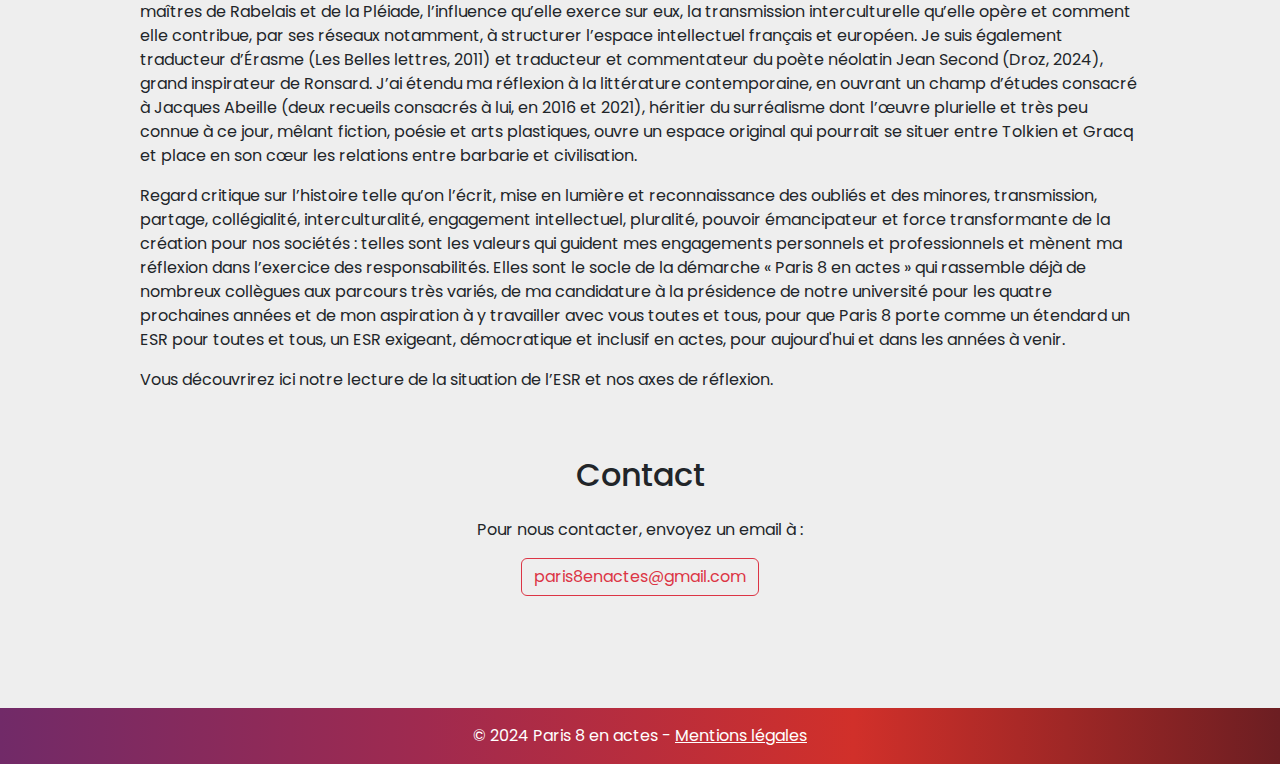
<file: index_2.html>
<!DOCTYPE html>
<html lang="fr">
<head>
  <meta charset="UTF-8">
  <meta name="viewport" content="width=device-width, initial-scale=1.0">
  <title>Paris 8 en actes - Arnaud Laimé</title>
  <!-- Bootstrap 5 CSS -->
  <link href="https://cdn.jsdelivr.net/npm/bootstrap@5.3.0-alpha1/dist/css/bootstrap.min.css" rel="stylesheet">
  <link rel="preconnect" href="https://fonts.googleapis.com">
  <link rel="preconnect" href="https://fonts.gstatic.com" crossorigin>
  <link href="https://fonts.googleapis.com/css2?family=Fredoka:wght@300..700&family=Lora:ital,wght@0,400..700;1,400..700&family=Montserrat:ital,wght@0,100..900;1,100..900&family=Poppins:ital,wght@0,100;0,200;0,300;0,400;0,500;0,600;0,700;0,800;0,900;1,100;1,200;1,300;1,400;1,500;1,600;1,700;1,800;1,900&display=swap" rel="stylesheet">
  <link rel="stylesheet" href="https://paris8enactes.github.io/siteweb/styles.css">
  <style>

    h5 {
        margin-top: 1.5em;
        margin-bottom: 0.5em;
        background: linear-gradient(90deg, #712a68, #a02a4f, #d1302a, #6c1e22);
            -webkit-background-clip: text;
           -webkit-text-fill-color: transparent;
    }
    /* Single centered content column (900px max on large screens) */
    .content-single {
      max-width: 1000px;
      margin: 0 auto;
    }
    
    /* Float the image to the right with extra margin */
    .float-right {
      float: right;
      margin: 0 0 20px 40px; /* space between image and text */
      max-width: 400px;
      width: 100%;
    }
    
    /* Clear the float in the container */
    .clearfix::after {
      content: "";
      display: block;
      clear: both;
    }
    
    /* On smaller screens, disable floating so the image appears above the text */
    @media (max-width: 992px) {
      .float-right {
        float: none;
        display: block;
        margin: 0 auto 20px auto;
      }
    }
  </style>
</head>
<body class="poppins-regular">
  <!-- Navigation -->
  <nav class="navbar navbar-expand-lg navbar-light sticky-top bar-gold">
    <div class="container">
      <a class="navbar-brand" href="#"><span style="color:brown;">Paris 8 en actes</span></a>
      <button class="navbar-toggler" type="button" data-bs-toggle="collapse" data-bs-target="#navbarNav"
        aria-controls="navbarNav" aria-expanded="false" aria-label="Toggle navigation">
        <span class="navbar-toggler-icon"></span>
      </button>
      <div class="collapse navbar-collapse" id="navbarNav">
        <ul class="navbar-nav ms-auto">
          <li class="nav-item"><a class="nav-link" href="listes.html">Nos listes</a></li>
          <li class="nav-item"><a class="nav-link" href="programme.html">Programme</a></li>
          <li class="nav-item"><a class="nav-link" href="actions.html">60 actions</a></li>
          <li class="nav-item"><a class="nav-link" href="focus_ia.html">Focus IA</a></li>
          <li class="nav-item"><a class="nav-link" href="soutiens.html">Nos soutiens</a></li>
          <li class="nav-item"><a class="nav-link" href="contributions.html">Contributions</a></li>
          <li class="nav-item"><a class="nav-link" href="#contact">Contact</a></li>
        </ul>
      </div>
    </div>
  </nav>

  <!-- Header -->
  <header class="bg-red text-white text-center py-4" onclick="window.location='index.html'" style="cursor: pointer;">
    <h1 class="mb-2">Paris 8 en actes</h1>
    <h2 class="mb-0">Avec Arnaud Laimé</h2>
  </header>

  <!-- Main Content -->
  <main class="container my-5">
    <section id="profession" class="mb-5">
      <div class="content-single clearfix">
        <!-- Centered header elements -->
        <div class="text-center" style="margin-bottom: 2em; margin-top:-10px;">
          <h3>Élections aux conseils centraux</h3>
          <h4>Renouvellement des instances</h4>
          <h4>11, 12 et 13 février 2025</h4>
        </div>
        <!-- Floating image to the right -->
        <img src="https://paris8enactes.github.io/siteweb/al_s.jpg" alt="Photo d'Arnaud Laimé" class="img-fluid rounded float-right">
        <!-- Main text flows around the image -->
        <p>
            Depuis 2007, l’ESR subit de profondes transformations qui mettent à mal nos métiers, nos conditions de travail, notre façon de 
            faire communauté pour accomplir au mieux nos missions de service public, d’accueil des étudiants, de promotion sociale. 
            Malgré tout, notre université a fait le choix de rester fidèle à ces valeurs.
        </p>
        <p>
            Il faut aujourd’hui prendre soin de nous, 
            être plus attentifs à nos conditions immédiates de travail, à notre environnement professionnel, à nos métiers : 
            comment ont-ils évolué ? Quelles compétences avons-nous développées à marche forcée ces dernières années ? Nos fiches 
            de poste sont-elles encore exactes ? Et comment peut-on mieux les faire reconnaître, par des perspectives professionnelles, 
            par les rémunérations ? Sans perdre de vue le sens de notre engagement professionnel et citoyen qui nous a amenés à 
            travailler ensemble, dans notre université : l’accueil, le regard critique, le savoir scientifique, le geste créateur, 
            participatif, qui panse et transforme la société.
        </p>
        <p>Posez un acte, aux côtés des nôtres. <br> Ensemble construisons Paris&nbsp;8&nbsp;en&nbsp;actes.</p>

        <h5>Notre vision</h5>
        <p>
            Notre université s’engage depuis sa création à accueillir chacune et chacun et à lui offrir, 
            quels que soient les parcours, la possibilité de s’épanouir, se réaliser, devenir ce qu’elle 
            et il souhaite et d’être un acteur éclairé de notre société. Cet objectif partagé au-delà des 
            générations qui se sont succédé depuis près de 60 ans maintenant est tout autant valable 
            pour les étudiants que pour les personnels. J’en ai fait moi-même l’expérience : Paris 8 
            m’a offert les meilleures conditions pour mener à bien mon doctorat et surtout proposer une 
            façon de faire communauté. Conscient de ce que je lui dois, je m’engage pour elle et en 
            son sein depuis 20 ans. </p>

        <h5>Biographie d'Arnaud Laimé</h5>
                    <p>J’ai rejoint l’Université en tant que chargé de cours (2004), puis j’ai été recruté 
                        comme PRAG (2007) et maître de conférences (2012). Dès la fin de ma thèse, désireux 
                        de contribuer à la vie collective de notre université, je me suis engagé dans notre 
                        communauté : co-responsable de la licence de littératures française et francophone (2011-2013), 
                        directeur de l’UFR Textes et sociétés (2013-2016), vice-président du conseil 
                        d’administration (depuis 2016) ainsi que du patrimoine (depuis 2022), créateur et 
                        responsable pédagogique du DU conduite de l’engagement associatif (depuis 2022).</p> 
                    
                    <p>J’ai pu m’emparer des nombreux enjeux concernant notre université et l’exercice de nos 
                        métiers – de l’accompagnement pédagogique à la réussite à la stratégie d’établissement 
                        au sein de l’ESR français et international ; de la création de diplôme au montage de 
                        projet international ; des dialogues avec les composantes à la préparation du budget 
                        de l’université et à son suivi au fil de l’année jusqu’au compte financier ; 
                        de l’animation de la commission locaux à celle du CA ou du conseil des composantes, 
                        entre autres ; de l’initiation de grands chantiers indemnitaires, comme par exemple 
                        le référentiel enseignant, à une politique des ressources humaines globale et à la 
                        conduite du dialogue social ; des questions de vie de campus à la définition d’un 
                        partenariat stratégique avec le territoire sur les questions de culture et de création ; 
                        du suivi de grands travaux (bâtiment H, Maison des associations) à une stratégie 
                        immobilière pour l’ensemble de l’université – et un grand nombre d’acteurs qui œuvrent 
                        au quotidien, dans les composantes et les services de Paris 8, mais aussi au sein des 
                        autorités publiques, territoriales et nationales. Avec ces dernières qui sont nos 
                        interlocutrices au quotidien, j’ai toujours considéré que nos rapports devaient être 
                        tout à la fois concrètement utiles à notre établissement et exigeants pour nous 
                        permettre la reconnaissance qui ne nous est jamais acquise.</p> 
                    
                    <p>Mes travaux de recherche portent sur la constitution du champ littéraire et le rôle 
                        qu’ont joué les écrivains que le canon n’a pas retenus, en premier lieu sur la 
                        poésie latine de la Renaissance écrite par les compagnons intellectuels 
                        qu’étaient les maîtres de Rabelais et de la Pléiade, l’influence qu’elle exerce 
                        sur eux, la transmission interculturelle qu’elle opère et comment elle contribue, 
                        par ses réseaux notamment, à structurer l’espace intellectuel français et européen. 
                        Je suis également traducteur d’Érasme (Les Belles lettres, 2011) et traducteur et 
                        commentateur du poète néolatin Jean Second (Droz, 2024), grand inspirateur de Ronsard. 
                        J’ai étendu ma réflexion à la littérature contemporaine, en ouvrant un champ d’études 
                        consacré à Jacques Abeille (deux recueils consacrés à lui, en 2016 et 2021), 
                        héritier du surréalisme dont l’œuvre plurielle et très peu connue à ce jour, 
                        mêlant fiction, poésie et arts plastiques, ouvre un espace original qui pourrait 
                        se situer entre Tolkien et Gracq et place en son cœur les relations entre barbarie et 
                        civilisation.</p>

                    <p>Regard critique sur l’histoire telle qu’on l’écrit, mise en lumière et reconnaissance des 
                        oubliés et des minores, transmission, partage, collégialité, interculturalité, engagement 
                        intellectuel, pluralité, pouvoir émancipateur et force transformante de la création pour 
                        nos sociétés : telles sont les valeurs qui guident mes engagements personnels et 
                        professionnels et mènent ma réflexion dans l’exercice des responsabilités. Elles 
                        sont le socle de la démarche « Paris 8 en actes » qui rassemble déjà de nombreux 
                        collègues aux parcours très variés, de ma candidature à la présidence de notre université 
                        pour les quatre prochaines années et de mon aspiration à y travailler avec vous toutes 
                        et tous, pour que Paris 8 porte comme un étendard un ESR pour toutes et tous, un ESR exigeant, 
                        démocratique et inclusif en actes, pour aujourd'hui et dans les années à venir.</p>

                    <p>Vous découvrirez ici notre lecture de la situation de l’ESR et nos axes de réflexion.</p>
      </div>
    </section>

    <!-- Contact -->
    <section id="contact" class="mb-5">
      <h2 class="text-center mb-4">Contact</h2>
      <p class="text-center">Pour nous contacter, envoyez un email à :</p>
      <p class="text-center">
        <a href="mailto:paris8enactes@gmail.com" class="btn btn-outline-danger">paris8enactes@gmail.com</a>
      </p>
    </section>
  </main>

  <!-- Footer -->
  <footer class="bg-red text-white text-center py-3">
    <p class="mb-0">&copy; 2024 Paris 8 en actes - <a class="text-white" href="https://paris8enactes.github.io/siteweb/mentions_legales.html">Mentions légales</a></p>
  </footer>

  <!-- Bootstrap 5 JS Bundle -->
  <script src="https://cdn.jsdelivr.net/npm/bootstrap@5.3.0-alpha1/dist/js/bootstrap.bundle.min.js"></script>
</body>
</html>
</file>
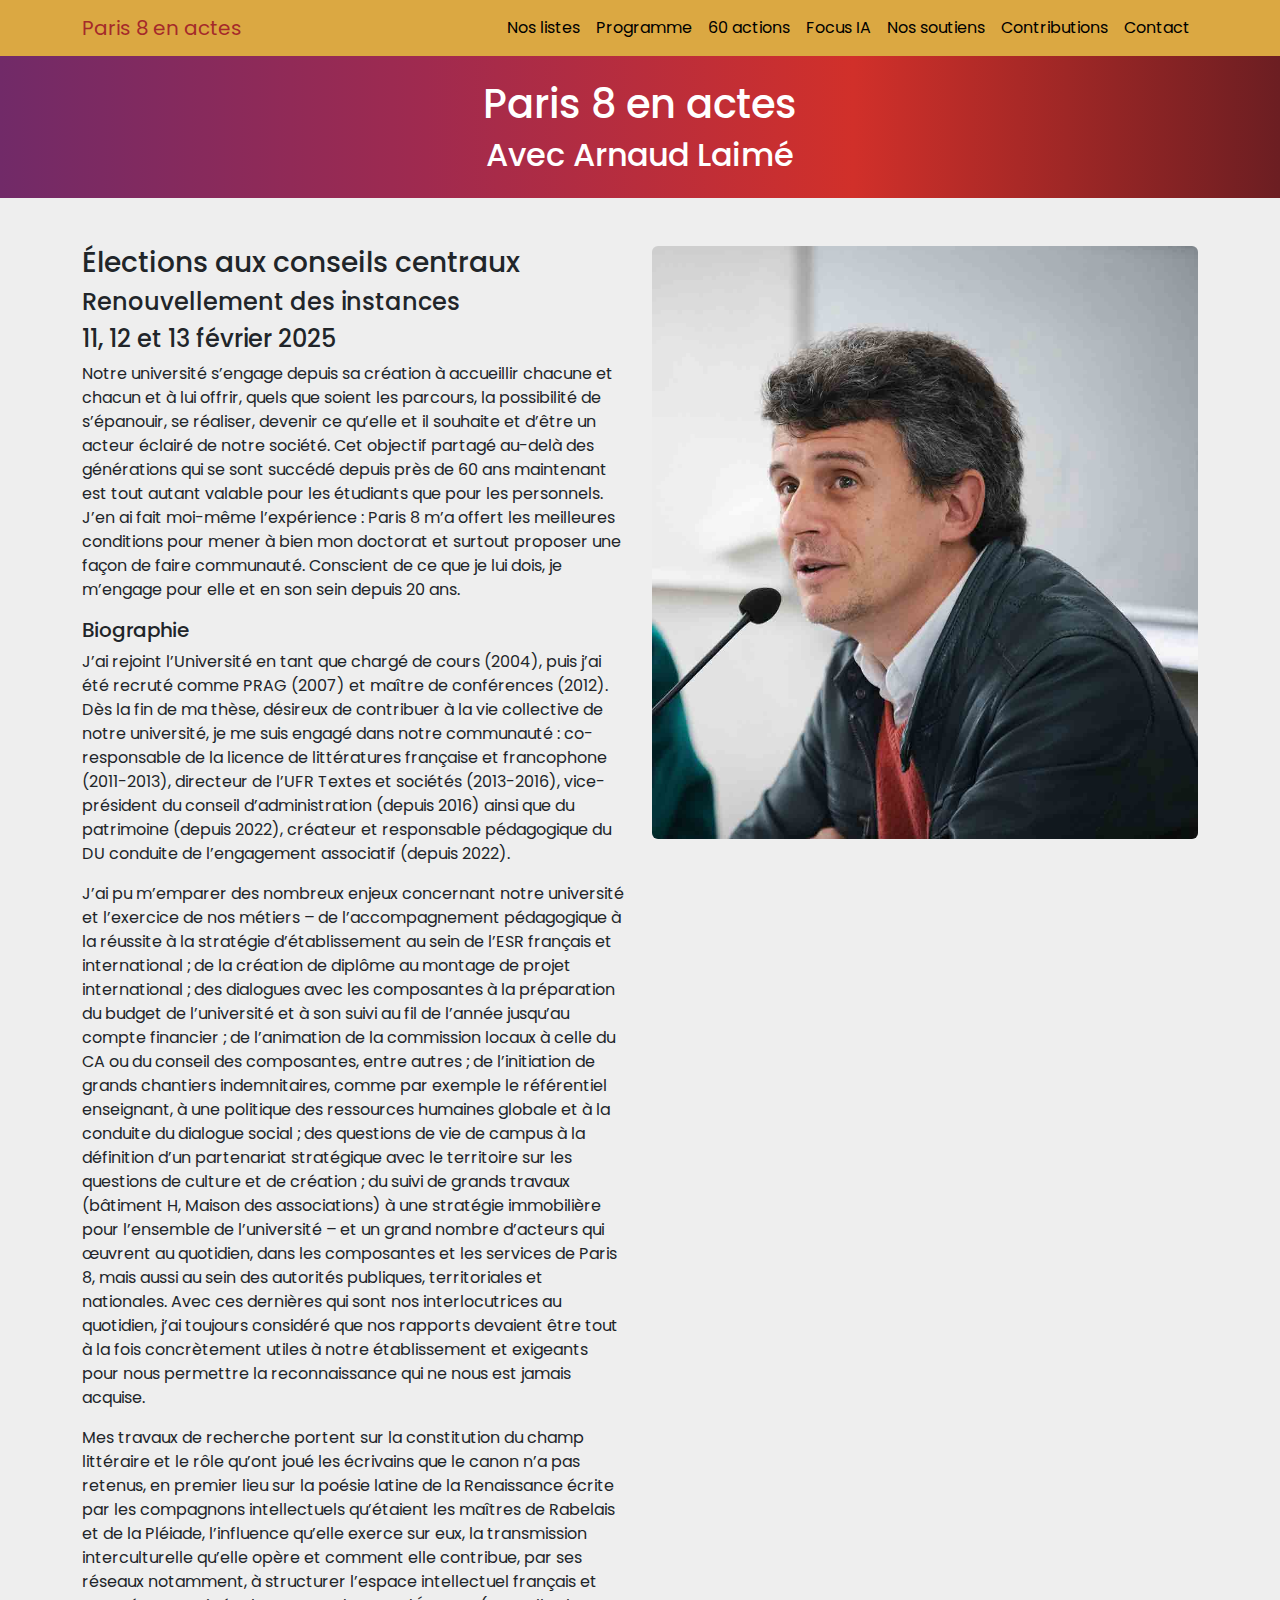
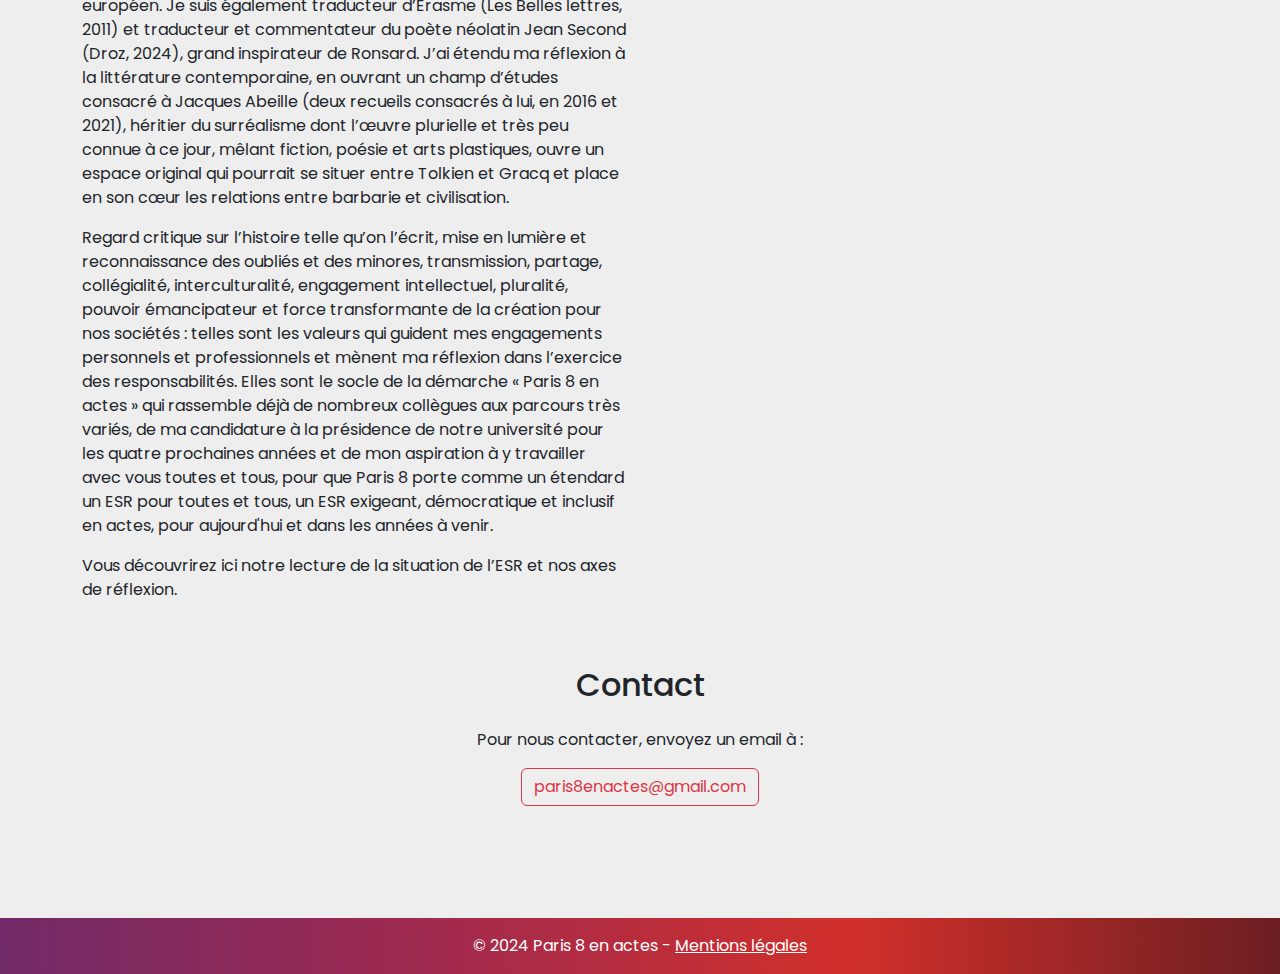
<file: index_p01.html>
<!DOCTYPE html>
<html lang="fr">
<head>
    <meta charset="UTF-8">
    <meta name="viewport" content="width=device-width, initial-scale=1.0">
    <title>Paris 8 en actes - Arnaud Laimé</title>
    <!-- Bootstrap 5 CSS -->
    <link href="https://cdn.jsdelivr.net/npm/bootstrap@5.3.0-alpha1/dist/css/bootstrap.min.css" rel="stylesheet">
    <link rel="preconnect" href="https://fonts.googleapis.com">
    <link rel="preconnect" href="https://fonts.gstatic.com" crossorigin>
    <link href="https://fonts.googleapis.com/css2?family=Fredoka:wght@300..700&family=Lora:ital,wght@0,400..700;1,400..700&family=Montserrat:ital,wght@0,100..900;1,100..900&family=Poppins:ital,wght@0,100;0,200;0,300;0,400;0,500;0,600;0,700;0,800;0,900;1,100;1,200;1,300;1,400;1,500;1,600;1,700;1,800;1,900&display=swap" rel="stylesheet">
    <link rel="stylesheet" href="styles.css">

</head>
<body class="poppins-regular">

    <!-- Navigation -->
    <nav class="navbar navbar-expand-lg navbar-light sticky-top bar-gold">
        <div class="container">
            <a class="navbar-brand" href="#"><span style="color:brown;">Paris 8 en actes</span></a>
            <button class="navbar-toggler" type="button" data-bs-toggle="collapse" data-bs-target="#navbarNav" aria-controls="navbarNav" aria-expanded="false" aria-label="Toggle navigation">
                <span class="navbar-toggler-icon"></span>
            </button>
            <div class="collapse navbar-collapse" id="navbarNav">
                <ul class="navbar-nav ms-auto">
                    <!-- <li class="nav-item"><a class="nav-link" href="profession_foi.html">Profession de foi</a></li> -->
                    <li class="nav-item"><a class="nav-link" href="listes.html">Nos listes</a></li>
                    <li class="nav-item"><a class="nav-link" href="programme.html">Programme</a></li>
                    <li class="nav-item"><a class="nav-link" href="actions.html">60 actions</a></li>
                    <li class="nav-item"><a class="nav-link" href="focus_ia.html">Focus IA</a></li>
                    <li class="nav-item"><a class="nav-link" href="soutiens.html">Nos soutiens</a></li>
                    <li class="nav-item"><a class="nav-link" href="contributions.html">Contributions</a></li>
                    <!-- <li class="nav-item"><a class="nav-link" href="desinfox.html">Désinfox</a></li> -->
                    <li class="nav-item"><a class="nav-link" href="#contact">Contact</a></li>
                </ul>
            </div>
        </div>
    </nav>

    <!-- Header -->
    <header class="bg-red text-white text-center py-4" onclick="window.location='index.html'" style="cursor: pointer;">
        <h1 class="mb-2">Paris 8 en actes</h1>
        <h2 class="mb-0">Avec Arnaud Laimé</h2>
    </header>

    <!-- Main Content -->
    <main class="container my-5">
        <section id="profession" class="mb-5">
            <div class="row align-items-start">
                <div class="col-md-6">                    
                    <h3>Élections aux conseils centraux</h3>
                    <h4>Renouvellement des instances</h4>
                    <h4>11, 12 et 13 février 2025</h4>
                    <p>
                        Notre université s’engage depuis sa création à accueillir chacune et chacun et à lui offrir, 
                        quels que soient les parcours, la possibilité de s’épanouir, se réaliser, devenir ce qu’elle 
                        et il souhaite et d’être un acteur éclairé de notre société. Cet objectif partagé au-delà des 
                        générations qui se sont succédé depuis près de 60 ans maintenant est tout autant valable 
                        pour les étudiants que pour les personnels. J’en ai fait moi-même l’expérience : Paris 8 
                        m’a offert les meilleures conditions pour mener à bien mon doctorat et surtout proposer une 
                        façon de faire communauté. Conscient de ce que je lui dois, je m’engage pour elle et en 
                        son sein depuis 20 ans. </p>

                    <h5>Biographie</h5>

                    <p>J’ai rejoint l’Université en tant que chargé de cours (2004), puis j’ai été recruté 
                        comme PRAG (2007) et maître de conférences (2012). Dès la fin de ma thèse, désireux 
                        de contribuer à la vie collective de notre université, je me suis engagé dans notre 
                        communauté : co-responsable de la licence de littératures française et francophone (2011-2013), 
                        directeur de l’UFR Textes et sociétés (2013-2016), vice-président du conseil 
                        d’administration (depuis 2016) ainsi que du patrimoine (depuis 2022), créateur et 
                        responsable pédagogique du DU conduite de l’engagement associatif (depuis 2022).</p> 
                    
                    <p>J’ai pu m’emparer des nombreux enjeux concernant notre université et l’exercice de nos 
                        métiers – de l’accompagnement pédagogique à la réussite à la stratégie d’établissement 
                        au sein de l’ESR français et international ; de la création de diplôme au montage de 
                        projet international ; des dialogues avec les composantes à la préparation du budget 
                        de l’université et à son suivi au fil de l’année jusqu’au compte financier ; 
                        de l’animation de la commission locaux à celle du CA ou du conseil des composantes, 
                        entre autres ; de l’initiation de grands chantiers indemnitaires, comme par exemple 
                        le référentiel enseignant, à une politique des ressources humaines globale et à la 
                        conduite du dialogue social ; des questions de vie de campus à la définition d’un 
                        partenariat stratégique avec le territoire sur les questions de culture et de création ; 
                        du suivi de grands travaux (bâtiment H, Maison des associations) à une stratégie 
                        immobilière pour l’ensemble de l’université – et un grand nombre d’acteurs qui œuvrent 
                        au quotidien, dans les composantes et les services de Paris 8, mais aussi au sein des 
                        autorités publiques, territoriales et nationales. Avec ces dernières qui sont nos 
                        interlocutrices au quotidien, j’ai toujours considéré que nos rapports devaient être 
                        tout à la fois concrètement utiles à notre établissement et exigeants pour nous 
                        permettre la reconnaissance qui ne nous est jamais acquise.</p> 
                    
                    <p>Mes travaux de recherche portent sur la constitution du champ littéraire et le rôle 
                        qu’ont joué les écrivains que le canon n’a pas retenus, en premier lieu sur la 
                        poésie latine de la Renaissance écrite par les compagnons intellectuels 
                        qu’étaient les maîtres de Rabelais et de la Pléiade, l’influence qu’elle exerce 
                        sur eux, la transmission interculturelle qu’elle opère et comment elle contribue, 
                        par ses réseaux notamment, à structurer l’espace intellectuel français et européen. 
                        Je suis également traducteur d’Érasme (Les Belles lettres, 2011) et traducteur et 
                        commentateur du poète néolatin Jean Second (Droz, 2024), grand inspirateur de Ronsard. 
                        J’ai étendu ma réflexion à la littérature contemporaine, en ouvrant un champ d’études 
                        consacré à Jacques Abeille (deux recueils consacrés à lui, en 2016 et 2021), 
                        héritier du surréalisme dont l’œuvre plurielle et très peu connue à ce jour, 
                        mêlant fiction, poésie et arts plastiques, ouvre un espace original qui pourrait 
                        se situer entre Tolkien et Gracq et place en son cœur les relations entre barbarie et 
                        civilisation.</p>

                    <p>Regard critique sur l’histoire telle qu’on l’écrit, mise en lumière et reconnaissance des 
                        oubliés et des minores, transmission, partage, collégialité, interculturalité, engagement 
                        intellectuel, pluralité, pouvoir émancipateur et force transformante de la création pour 
                        nos sociétés : telles sont les valeurs qui guident mes engagements personnels et 
                        professionnels et mènent ma réflexion dans l’exercice des responsabilités. Elles 
                        sont le socle de la démarche « Paris 8 en actes » qui rassemble déjà de nombreux 
                        collègues aux parcours très variés, de ma candidature à la présidence de notre université 
                        pour les quatre prochaines années et de mon aspiration à y travailler avec vous toutes 
                        et tous, pour que Paris 8 porte comme un étendard un ESR pour toutes et tous, un ESR exigeant, 
                        démocratique et inclusif en actes, pour aujourd'hui et dans les années à venir.</p>

                    <p>Vous découvrirez ici notre lecture de la situation de l’ESR et nos axes de réflexion.</p>
                    
                </div>
                <div class="col-md-6 text-center">
                    <img src="al_s.jpg" alt="Photo d'Arnaud Laimé" class="img-fluid rounded">
                </div>
            </div>
        </section>

        <!-- Contact -->
        <section id="contact" class="mb-5">
            <h2 class="text-center mb-4">Contact</h2>
            <p class="text-center">Pour nous contacter, envoyez un email à :</p>
            <p class="text-center">
                <a href="mailto:paris8enactes@gmail.com" class="btn btn-outline-danger">paris8enactes@gmail.com</a>
            </p>
        </section>
    </main>

    <!-- Footer -->
    <footer class="bg-red text-white text-center py-3">
        <p class="mb-0">&copy; 2024 Paris 8 en actes - <a class="text-white" href="mentions_legales.html">Mentions légales</a></p>
    </footer>

    <!-- Bootstrap 5 JS Bundle -->
    <script src="https://cdn.jsdelivr.net/npm/bootstrap@5.3.0-alpha1/dist/js/bootstrap.bundle.min.js"></script>
</body>
</html>
</file>
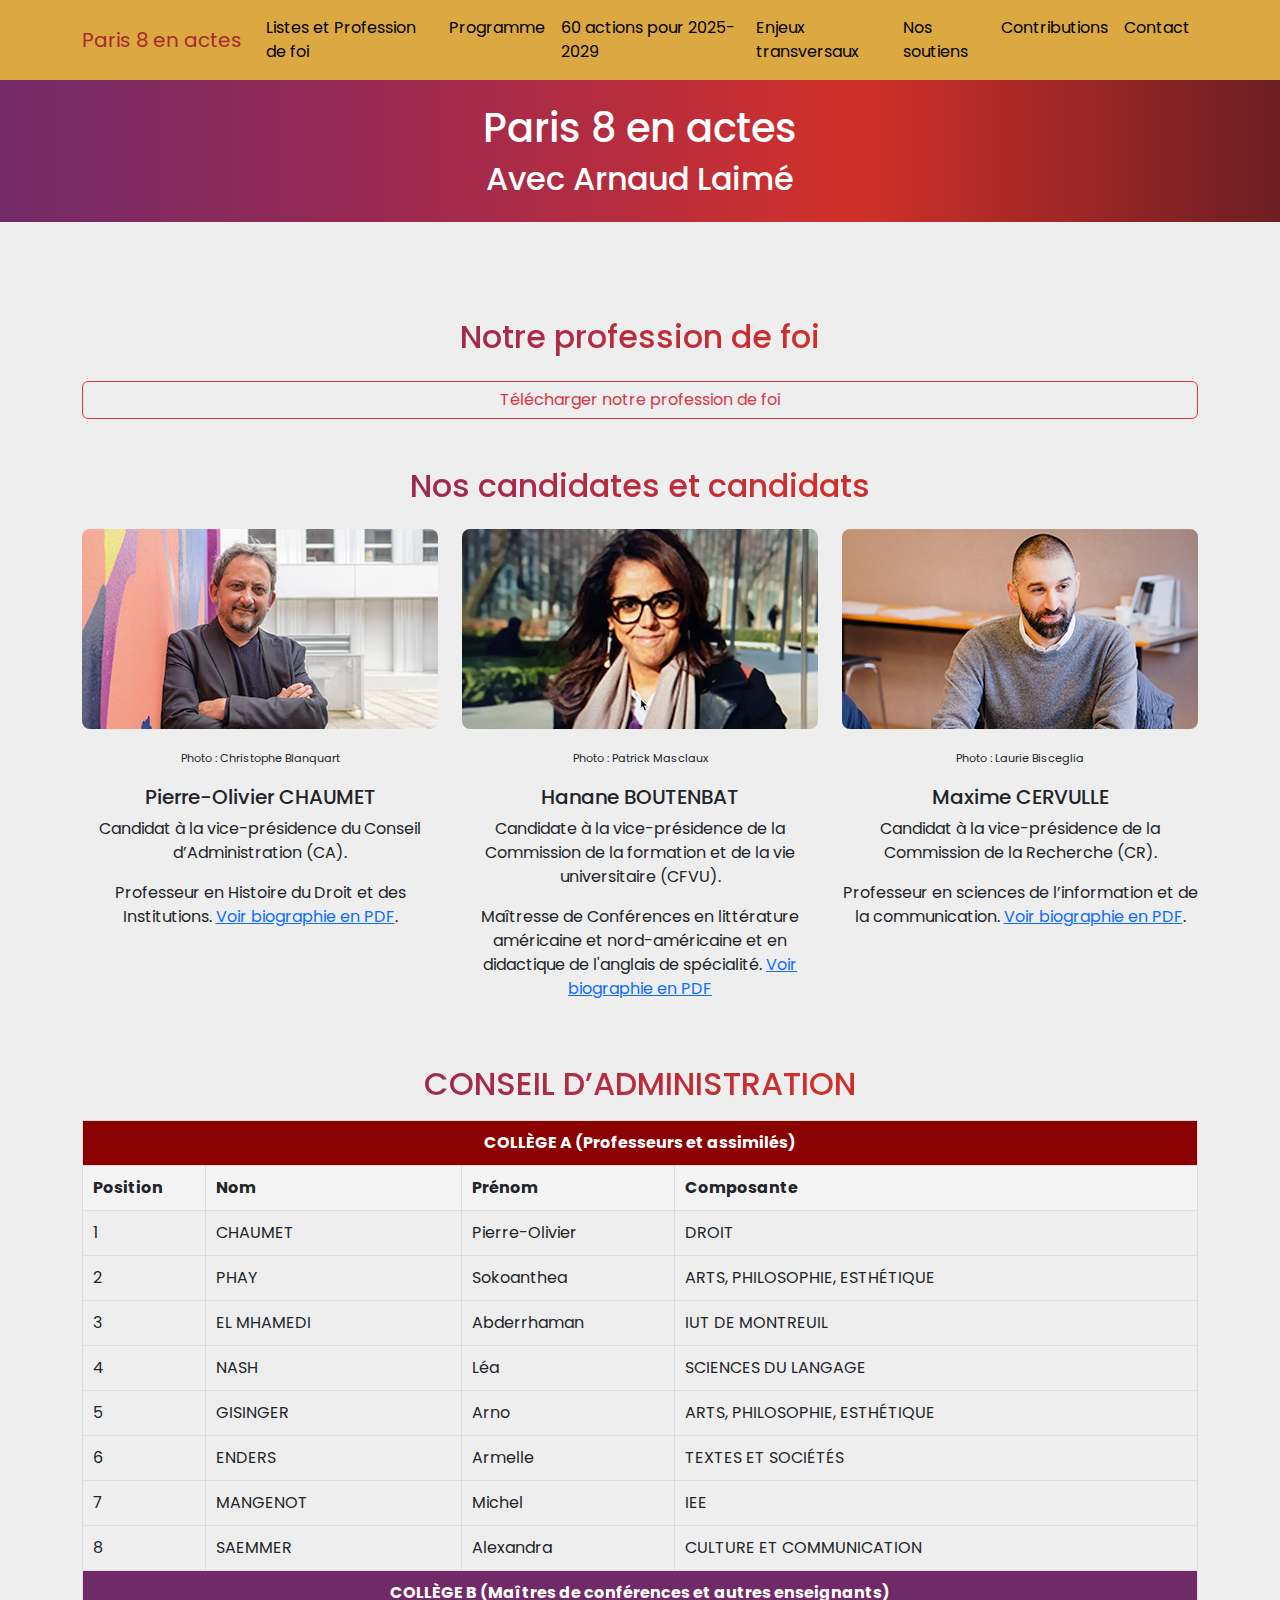
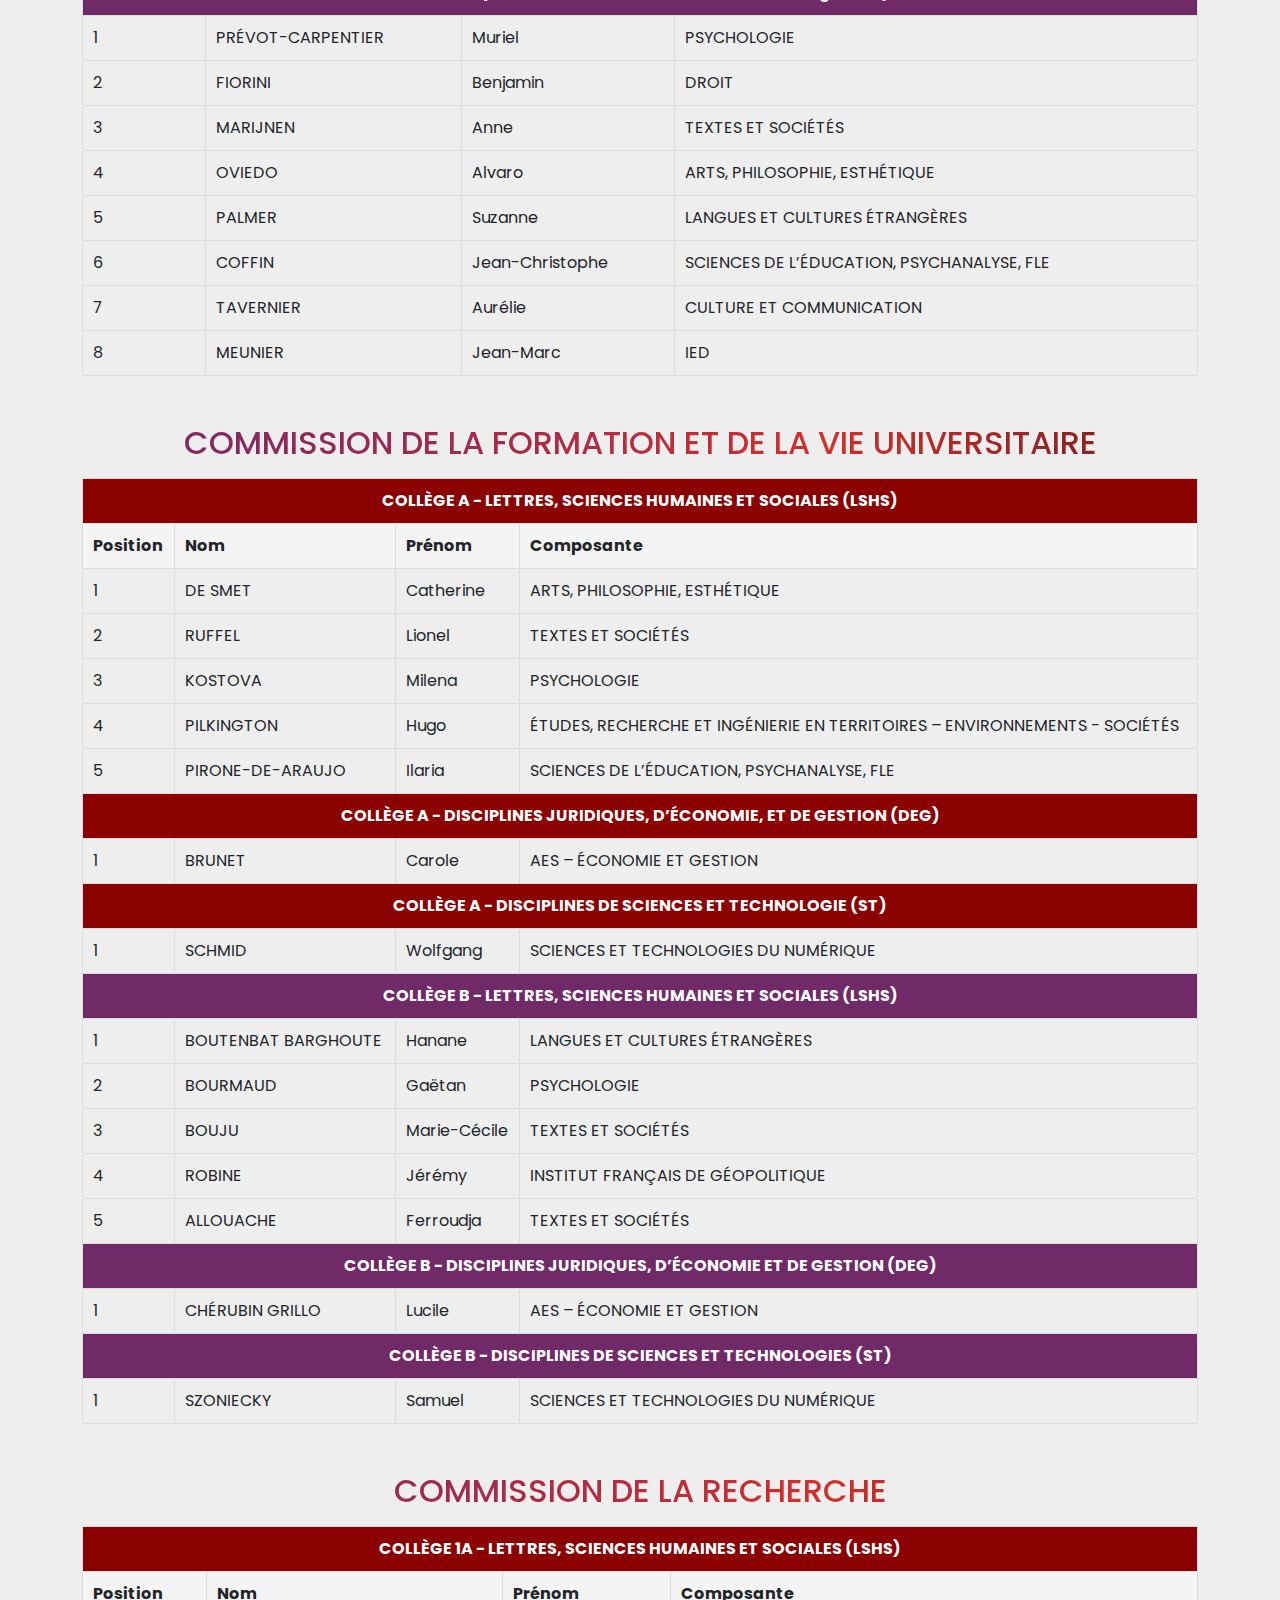
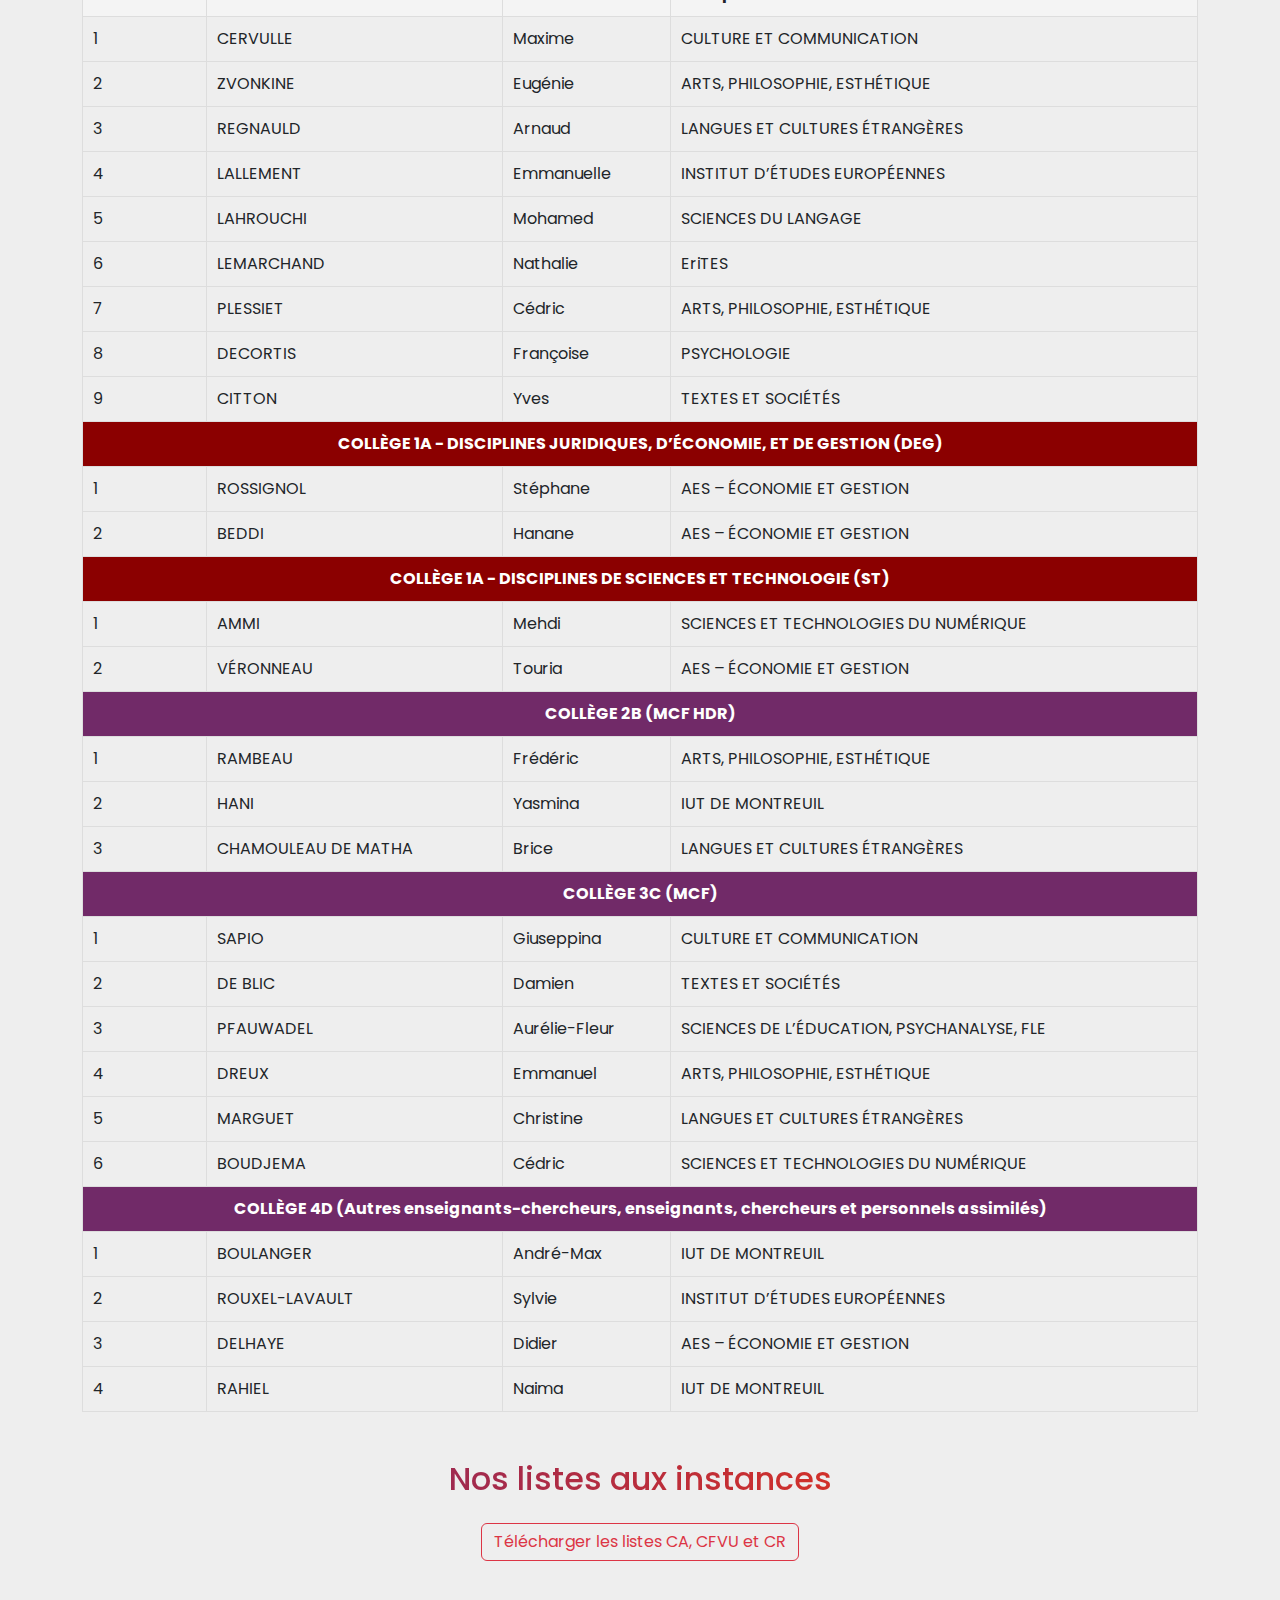
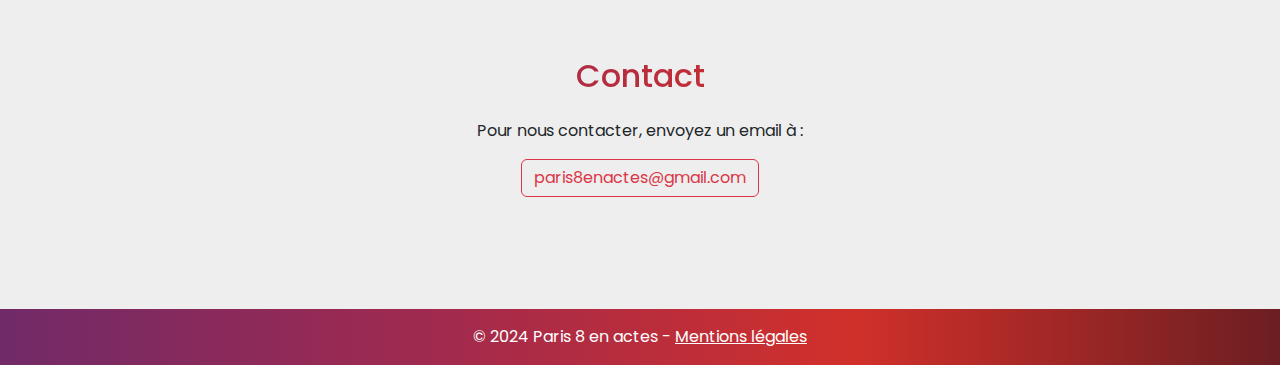
<file: listes.html>
<!DOCTYPE html>
<html lang="fr">
<head>
    <meta charset="UTF-8">
    <meta name="viewport" content="width=device-width, initial-scale=1.0">
    <title>Paris 8 en actes - Arnaud Laimé</title>
    <!-- Bootstrap 5 CSS -->
    <link href="https://cdn.jsdelivr.net/npm/bootstrap@5.3.0-alpha1/dist/css/bootstrap.min.css" rel="stylesheet">
    <link rel="preconnect" href="https://fonts.googleapis.com">
    <link rel="preconnect" href="https://fonts.gstatic.com" crossorigin>
    <link href="https://fonts.googleapis.com/css2?family=Fredoka:wght@300..700&family=Lora:ital,wght@0,400..700;1,400..700&family=Montserrat:ital,wght@0,100..900;1,100..900&family=Poppins:ital,wght@0,100;0,200;0,300;0,400;0,500;0,600;0,700;0,800;0,900;1,100;1,200;1,300;1,400;1,500;1,600;1,700;1,800;1,900&display=swap" rel="stylesheet">
    <link rel="stylesheet" href="styles.css">
    <style>
        main h2 {
            background: linear-gradient(90deg, #712a68, #a02a4f, #d1302a, #6c1e22);
            -webkit-background-clip: text;
           -webkit-text-fill-color: transparent;
           margin-top: 1.5em;
           margin-bottom: 0.5em;
        }

        small {
            font-size:70%;
        }
        table {
            width: 100%;
            border-collapse: collapse;
            margin-bottom: 20px;
        }
        th, td {
            padding: 10px;
            border: 1px solid #ddd;
            text-align: left;
        }
        th {
            background-color: #f4f4f4;
        }
    </style>
</head>
<body class="poppins-regular">

    <!-- Navigation -->
    <nav class="navbar navbar-expand-lg navbar-light sticky-top bar-gold">
        <div class="container">
            <a class="navbar-brand" href="index.html"><span style="color:brown;">Paris 8 en actes</span></a>
            <button class="navbar-toggler" type="button" data-bs-toggle="collapse" data-bs-target="#navbarNav" aria-controls="navbarNav" aria-expanded="false" aria-label="Toggle navigation">
                <span class="navbar-toggler-icon"></span>
            </button>
            <div class="collapse navbar-collapse" id="navbarNav">
                <ul class="navbar-nav ms-auto">
                    <!-- <li class="nav-item"><a class="nav-link" href="profession_foi.html">Profession de foi</a></li> -->
                    <li class="nav-item"><a class="nav-link" href="listes.html">Listes et Profession de foi</a></li>
                    <li class="nav-item"><a class="nav-link" href="programme.html">Programme</a></li>
                    <li class="nav-item"><a class="nav-link" href="actions.html">60 actions pour 2025-2029</a></li>
                    <li class="nav-item"><a class="nav-link" href="enjeux.html">Enjeux transversaux</a></li>
                    <li class="nav-item"><a class="nav-link" href="soutiens.html">Nos soutiens</a></li>
                    <li class="nav-item"><a class="nav-link" href="contributions.html">Contributions</a></li>
                    <!-- <li class="nav-item"><a class="nav-link" href="desinfox.html">Désinfox</a></li> -->
                    <li class="nav-item"><a class="nav-link" href="#contact">Contact</a></li>
                </ul>
            </div>
        </div>
    </nav>

    <!-- Header -->
    <header class="bg-red text-white text-center py-4" onclick="window.location='index.html'" style="cursor: pointer;">
        <h1 class="mb-2">Paris 8 en actes</h1>
        <h2 class="mb-0">Avec Arnaud Laimé</h2>
    </header>

    <!-- Main Content -->
    <main class="container my-5">

        <h2 class="text-center mb-4">Notre profession de foi</h2>
        <a href="PF-Paris_8_en_actes.pdf" class="btn btn-outline-danger" download>Télécharger notre profession de foi</a>

        <!-- Le collectif -->
        <section id="collectif" class="mb-5">
            <h2 class="text-center mb-4">Nos candidates et candidats</h2>
            <div class="row">
                <div class="col-md-4 text-center">
                    <img src="poc_thumb.jpg" alt="Pierre-Olivier CHAUMET" class="img-fluid harmonized-image mb-3">
                    <p><small>Photo : Christophe Blanquart</small></p>
                    <h5>Pierre-Olivier CHAUMET</h5>
                    <p>Candidat à la vice-présidence du Conseil d’Administration (CA).</p>
                    <p>Professeur en Histoire du Droit et des Institutions. <a href="chaumet.pdf">Voir biographie en PDF</a>.</p>
                </div>
                <div class="col-md-4 text-center">
                    <img src="hb_thumb.jpg" alt="Hanane BOUTENBAT" class="img-fluid harmonized-image mb-3">
                    <p><small>Photo : Patrick Masclaux</small></p>
                    <h5>Hanane BOUTENBAT</h5>
                    <p>Candidate à la vice-présidence de la Commission de la formation et de la vie universitaire (CFVU).</p>
                    <p>Maîtresse de Conférences en littérature américaine et nord-américaine et en didactique 
                        de l'anglais de spécialité. <a href="boutenbat.pdf">Voir biographie en PDF</a></p>
                </div>
                <div class="col-md-4 text-center">
                    <img src="mc_thumb.jpg" alt="Maxime CERVULLE" class="img-fluid harmonized-image mb-3">
                    <p><small>Photo : Laurie Bisceglia</small></p>
                    <h5>Maxime CERVULLE</h5>
                    <p>Candidat à la vice-présidence de la Commission de la Recherche (CR).</p>
                    <p>Professeur en sciences de l’information et de la communication. <a href="cervulle.pdf">Voir biographie en PDF</a>.</p>
                </div>
            
                <!-- Ajouter d'autres membres -->
            </div>
            <div class="text-center mt-4">

                <h2>CONSEIL D’ADMINISTRATION</h2>

                <table>
                    <tr>
                        <td colspan="4" style="background-color: darkred; color: white; text-align: center; font-weight: bold;">COLLÈGE A (Professeurs et assimilés)</td>
                    </tr>            
                    <tr>
                        <th>Position</th>
                        <th>Nom</th>
                        <th>Prénom</th>
                        <th>Composante</th>
                    </tr>
                    <tr><td>1</td><td>CHAUMET</td><td>Pierre-Olivier</td><td>DROIT</td></tr>
                    <tr><td>2</td><td>PHAY</td><td>Sokoanthea</td><td>ARTS, PHILOSOPHIE, ESTHÉTIQUE</td></tr>
                    <tr><td>3</td><td>EL MHAMEDI</td><td>Abderrhaman</td><td>IUT DE MONTREUIL</td></tr>
                    <tr><td>4</td><td>NASH</td><td>Léa</td><td>SCIENCES DU LANGAGE</td></tr>
                    <tr><td>5</td><td>GISINGER</td><td>Arno</td><td>ARTS, PHILOSOPHIE, ESTHÉTIQUE</td></tr>
                    <tr><td>6</td><td>ENDERS</td><td>Armelle</td><td>TEXTES ET SOCIÉTÉS</td></tr>
                    <tr><td>7</td><td>MANGENOT</td><td>Michel</td><td>IEE</td></tr>
                    <tr><td>8</td><td>SAEMMER</td><td>Alexandra</td><td>CULTURE ET COMMUNICATION</td></tr>
                    <tr>
                        <td colspan="4" style="background-color: #712a68; color: white; text-align: center; font-weight: bold;">COLLÈGE B (Maîtres de conférences et autres enseignants)</td>
                    </tr>
                    <tr><td>1</td><td>PRÉVOT-CARPENTIER</td><td>Muriel</td><td>PSYCHOLOGIE</td></tr>
                    <tr><td>2</td><td>FIORINI</td><td>Benjamin</td><td>DROIT</td></tr>
                    <tr><td>3</td><td>MARIJNEN</td><td>Anne</td><td>TEXTES ET SOCIÉTÉS</td></tr>
                    <tr><td>4</td><td>OVIEDO</td><td>Alvaro</td><td>ARTS, PHILOSOPHIE, ESTHÉTIQUE</td></tr>
                    <tr><td>5</td><td>PALMER</td><td>Suzanne</td><td>LANGUES ET CULTURES ÉTRANGÈRES</td></tr>
                    <tr><td>6</td><td>COFFIN</td><td>Jean-Christophe</td><td>SCIENCES DE L’ÉDUCATION, PSYCHANALYSE, FLE</td></tr>
                    <tr><td>7</td><td>TAVERNIER</td><td>Aurélie</td><td>CULTURE ET COMMUNICATION</td></tr>
                    <tr><td>8</td><td>MEUNIER</td><td>Jean-Marc</td><td>IED</td></tr>
                </table>
            
            
                <h2>COMMISSION DE LA FORMATION ET DE LA VIE UNIVERSITAIRE</h2>
            
                <table>
                    <tr>
                        <td colspan="4" style="background-color: darkred; color: white; text-align: center; font-weight: bold;">COLLÈGE A - LETTRES, SCIENCES HUMAINES ET SOCIALES (LSHS)</td>
                    </tr>            
                    <tr>
                        <th>Position</th>
                        <th>Nom</th>
                        <th>Prénom</th>
                        <th>Composante</th>
                    </tr>
                    <tr><td>1</td><td>DE SMET</td><td>Catherine</td><td>ARTS, PHILOSOPHIE, ESTHÉTIQUE</td></tr>
                    <tr><td>2</td><td>RUFFEL</td><td>Lionel</td><td>TEXTES ET SOCIÉTÉS</td></tr>
                    <tr><td>3</td><td>KOSTOVA</td><td>Milena</td><td>PSYCHOLOGIE</td></tr>
                    <tr><td>4</td><td>PILKINGTON</td><td>Hugo</td><td>ÉTUDES, RECHERCHE ET INGÉNIERIE EN TERRITOIRES – ENVIRONNEMENTS - SOCIÉTÉS</td></tr>
                    <tr><td>5</td><td>PIRONE-DE-ARAUJO</td><td>Ilaria</td><td>SCIENCES DE L’ÉDUCATION, PSYCHANALYSE, FLE</td></tr>
                    <tr>
                        <td colspan="4" style="background-color: darkred; color: white; text-align: center; font-weight: bold;">COLLÈGE A - DISCIPLINES JURIDIQUES, D’ÉCONOMIE, ET DE GESTION (DEG)</td>
                    </tr>  
                    <tr><td>1</td><td>BRUNET</td><td>Carole</td><td>AES – ÉCONOMIE ET GESTION</td></tr>
                    <tr>
                        <td colspan="4" style="background-color: darkred; color: white; text-align: center; font-weight: bold;">COLLÈGE A - DISCIPLINES DE SCIENCES ET TECHNOLOGIE (ST)</td>
                    </tr>      
                    <tr><td>1</td><td>SCHMID</td><td>Wolfgang</td><td>SCIENCES ET TECHNOLOGIES DU NUMÉRIQUE</td></tr>       
                    <tr>
                        <td colspan="4" style="background-color: #712a68; color: white; text-align: center; font-weight: bold;">COLLÈGE B - LETTRES, SCIENCES HUMAINES ET SOCIALES (LSHS)</td>
                    </tr>     
                    <tr><td>1</td><td>BOUTENBAT BARGHOUTE</td><td>Hanane</td><td>LANGUES ET CULTURES ÉTRANGÈRES</td></tr>
                    <tr><td>2</td><td>BOURMAUD</td><td>Gaëtan</td><td>PSYCHOLOGIE</td></tr>
                    <tr><td>3</td><td>BOUJU</td><td>Marie-Cécile</td><td>TEXTES ET SOCIÉTÉS</td></tr>
                    <tr><td>4</td><td>ROBINE</td><td>Jérémy</td><td>INSTITUT FRANÇAIS DE GÉOPOLITIQUE</td></tr>
                    <tr><td>5</td><td>ALLOUACHE</td><td>Ferroudja</td><td>TEXTES ET SOCIÉTÉS</td></tr>    
                    <tr>
                        <td colspan="4" style="background-color: #712a68; color: white; text-align: center; font-weight: bold;">COLLÈGE B - DISCIPLINES JURIDIQUES, D’ÉCONOMIE ET DE GESTION (DEG)</td>
                    </tr>  
                    <tr><td>1</td><td>CHÉRUBIN GRILLO</td><td>Lucile</td><td>AES – ÉCONOMIE ET GESTION</td></tr>
                    <tr>
                        <td colspan="4" style="background-color: #712a68; color: white; text-align: center; font-weight: bold;">COLLÈGE B - DISCIPLINES DE SCIENCES ET TECHNOLOGIES (ST)</td>
                    </tr>  
                    <tr><td>1</td><td>SZONIECKY</td><td>Samuel</td><td>SCIENCES ET TECHNOLOGIES DU NUMÉRIQUE</td></tr>
                </table>
    
            
            
                <h2>COMMISSION DE LA RECHERCHE</h2>
            
                <table>
                    <tr>
                        <td colspan="4" style="background-color: darkred; color: white; text-align: center; font-weight: bold;">COLLÈGE 1A - LETTRES, SCIENCES HUMAINES ET SOCIALES (LSHS)</td>
                    </tr>              
                    <tr>
                        <th>Position</th>
                        <th>Nom</th>
                        <th>Prénom</th>
                        <th>Composante</th>
                    </tr>
                    <tr><td>1</td><td>CERVULLE</td><td>Maxime</td><td>CULTURE ET COMMUNICATION</td></tr>
                    <tr><td>2</td><td>ZVONKINE</td><td>Eugénie</td><td>ARTS, PHILOSOPHIE, ESTHÉTIQUE</td></tr>
                    <tr><td>3</td><td>REGNAULD</td><td>Arnaud</td><td>LANGUES ET CULTURES ÉTRANGÈRES</td></tr>
                    <tr><td>4</td><td>LALLEMENT</td><td>Emmanuelle</td><td>INSTITUT D’ÉTUDES EUROPÉENNES</td></tr>
                    <tr><td>5</td><td>LAHROUCHI</td><td>Mohamed</td><td>SCIENCES DU LANGAGE</td></tr>
                    <tr><td>6</td><td>LEMARCHAND</td><td>Nathalie</td><td>EriTES</td></tr>
                    <tr><td>7</td><td>PLESSIET</td><td>Cédric</td><td>ARTS, PHILOSOPHIE, ESTHÉTIQUE</td></tr>
                    <tr><td>8</td><td>DECORTIS</td><td>Françoise</td><td>PSYCHOLOGIE</td></tr>
                    <tr><td>9</td><td>CITTON</td><td>Yves</td><td>TEXTES ET SOCIÉTÉS</td></tr>
                    <tr>
                        <td colspan="4" style="background-color: darkred; color: white; text-align: center; font-weight: bold;">COLLÈGE 1A - DISCIPLINES JURIDIQUES, D’ÉCONOMIE, ET DE GESTION (DEG)</td>
                    </tr>    
                    <tr><td>1</td><td>ROSSIGNOL</td><td>Stéphane</td><td>AES – ÉCONOMIE ET GESTION</td></tr>
                    <tr><td>2</td><td>BEDDI</td><td>Hanane</td><td>AES – ÉCONOMIE ET GESTION</td></tr>
                    <tr>
                        <td colspan="4" style="background-color: darkred; color: white; text-align: center; font-weight: bold;">COLLÈGE 1A - DISCIPLINES DE SCIENCES ET TECHNOLOGIE (ST)</td>
                    </tr> 
                    <tr><td>1</td><td>AMMI</td><td>Mehdi</td><td>SCIENCES ET TECHNOLOGIES DU NUMÉRIQUE</td></tr>
                    <tr><td>2</td><td>VÉRONNEAU</td><td>Touria</td><td>AES – ÉCONOMIE ET GESTION</td></tr>
                    <tr>
                        <td colspan="4" style="background-color: #712a68; color: white; text-align: center; font-weight: bold;">COLLÈGE 2B (MCF HDR)</td>
                    </tr> 
                    <tr><td>1</td><td>RAMBEAU</td><td>Frédéric</td><td>ARTS, PHILOSOPHIE, ESTHÉTIQUE</td></tr>
                    <tr><td>2</td><td>HANI</td><td>Yasmina</td><td>IUT DE MONTREUIL</td></tr>
                    <tr><td>3</td><td>CHAMOULEAU DE MATHA</td><td>Brice</td><td>LANGUES ET CULTURES ÉTRANGÈRES</td></tr>
                    <tr>
                        <td colspan="4" style="background-color: #712a68; color: white; text-align: center; font-weight: bold;">COLLÈGE 3C (MCF)</td>
                    </tr> 
                    <tr><td>1</td><td>SAPIO</td><td>Giuseppina</td><td>CULTURE ET COMMUNICATION</td></tr>
                    <tr><td>2</td><td>DE BLIC</td><td>Damien</td><td>TEXTES ET SOCIÉTÉS</td></tr>
                    <tr><td>3</td><td>PFAUWADEL</td><td>Aurélie-Fleur</td><td>SCIENCES DE L’ÉDUCATION, PSYCHANALYSE, FLE</td></tr>
                    <tr><td>4</td><td>DREUX</td><td>Emmanuel</td><td>ARTS, PHILOSOPHIE, ESTHÉTIQUE</td></tr>
                    <tr><td>5</td><td>MARGUET</td><td>Christine</td><td>LANGUES ET CULTURES ÉTRANGÈRES</td></tr>
                    <tr><td>6</td><td>BOUDJEMA</td><td>Cédric</td><td>SCIENCES ET TECHNOLOGIES DU NUMÉRIQUE</td></tr>
                    <tr>
                        <td colspan="4" style="background-color: #712a68; color: white; text-align: center; font-weight: bold;">COLLÈGE 4D (Autres enseignants-chercheurs, enseignants, chercheurs et personnels assimilés)</td>
                    </tr> 
                    <tr><td>1</td><td>BOULANGER</td><td>André-Max</td><td>IUT DE MONTREUIL</td></tr>
                    <tr><td>2</td><td>ROUXEL-LAVAULT</td><td>Sylvie</td><td>INSTITUT D’ÉTUDES EUROPÉENNES</td></tr>
                    <tr><td>3</td><td>DELHAYE</td><td>Didier</td><td>AES – ÉCONOMIE ET GESTION</td></tr>
                    <tr><td>4</td><td>RAHIEL</td><td>Naima</td><td>IUT DE MONTREUIL</td></tr>
                </table>

                <h2 class="text-center mb-4">Nos listes aux instances</h2>
                <a href="Listes_Paris_8_en_actes.pdf" class="btn btn-outline-danger" download>Télécharger les listes CA, CFVU et CR</a>

            </div>
        </section>

        <!-- Contact -->
        <section id="contact" class="mb-5">
            <h2 class="text-center mb-4">Contact</h2>
            <p class="text-center">Pour nous contacter, envoyez un email à :</p>
            <p class="text-center">
                <a href="mailto:paris8enactes@gmail.com" class="btn btn-outline-danger">paris8enactes@gmail.com</a>
            </p>
        </section>
    </main>

    <!-- Footer -->
    <footer class="bg-red text-white text-center py-3">
        <p class="mb-0">&copy; 2024 Paris 8 en actes - <a class="text-white" href="mentions_legales.html">Mentions légales</a></p>
    </footer>

    <!-- Bootstrap 5 JS Bundle -->
    <script src="https://cdn.jsdelivr.net/npm/bootstrap@5.3.0-alpha1/dist/js/bootstrap.bundle.min.js"></script>
</body>
</html>
</file>
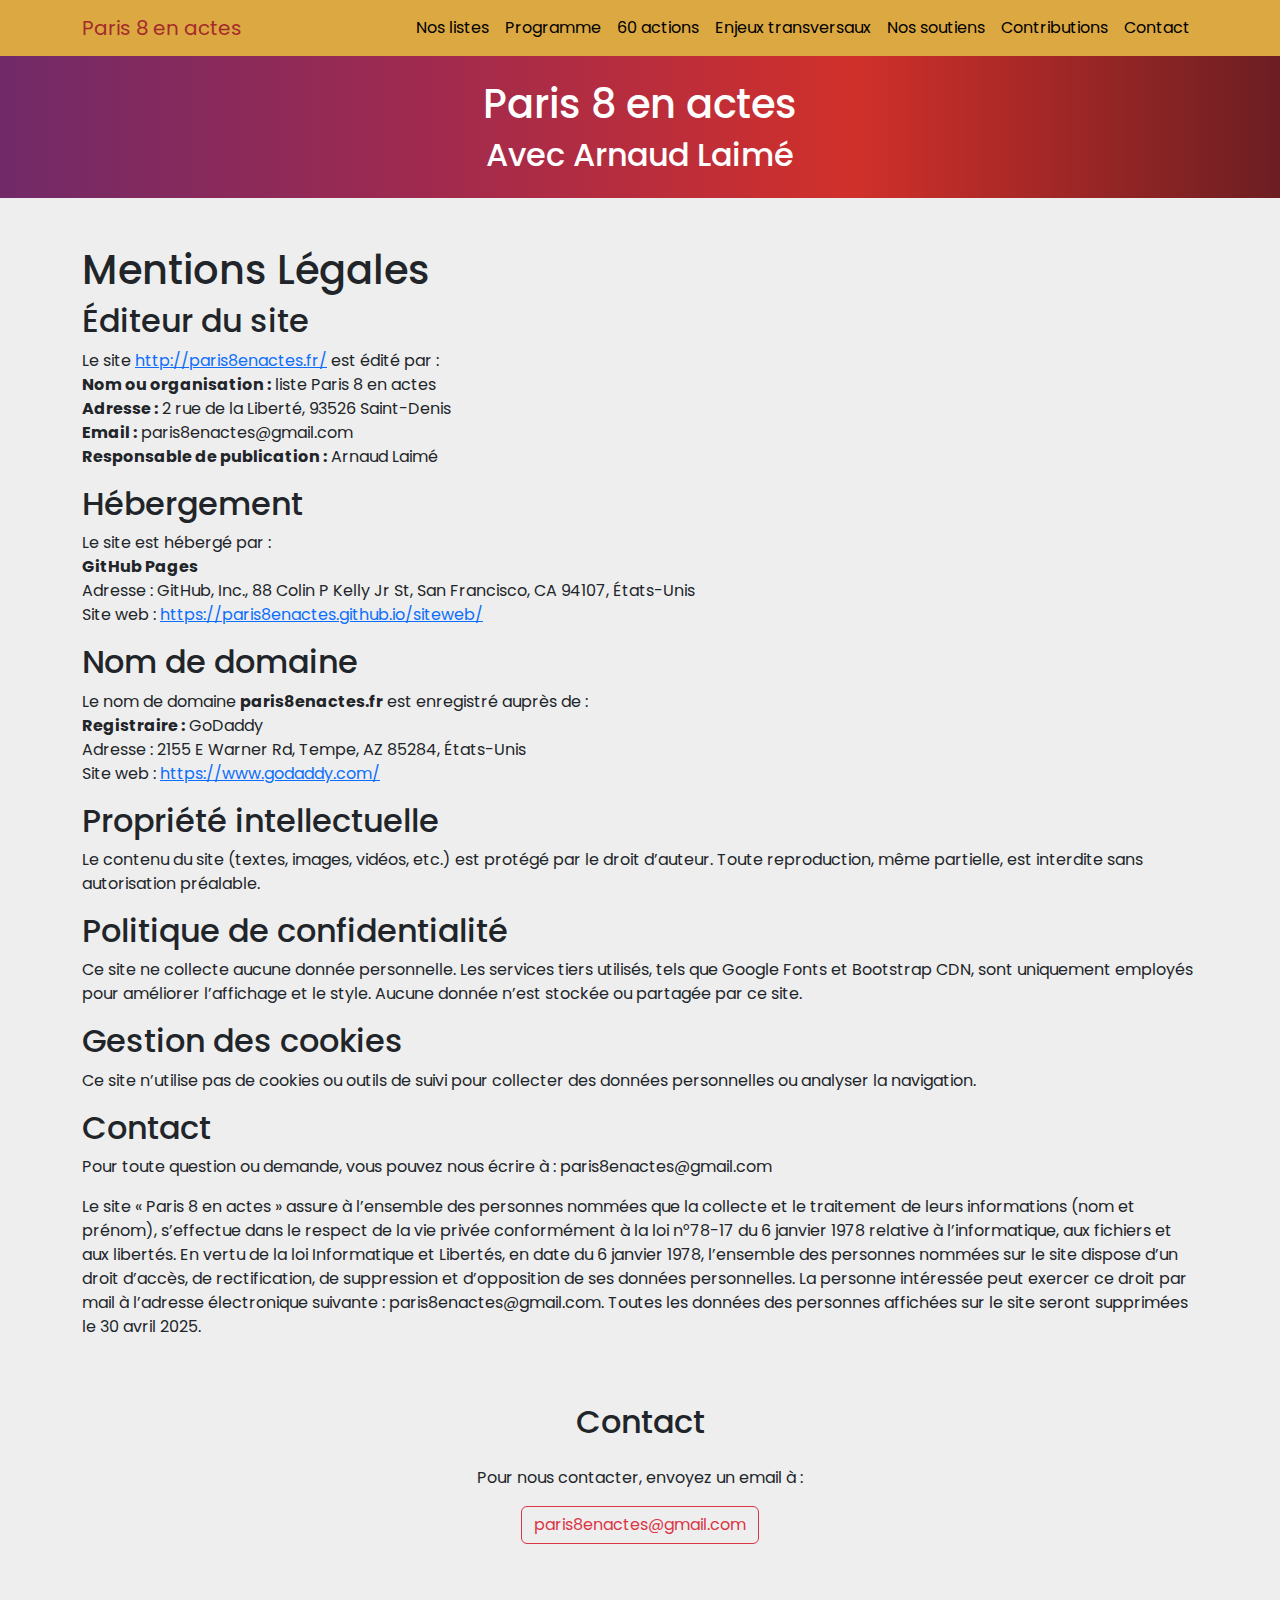
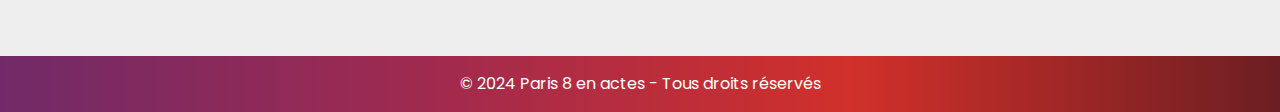
<file: mentions_legales.html>
<!DOCTYPE html>
<html lang="fr">
<head>
    <meta charset="UTF-8">
    <meta name="viewport" content="width=device-width, initial-scale=1.0">
    <title>Paris 8 en actes - Arnaud Laimé</title>
    <!-- Bootstrap 5 CSS -->
    <link href="https://cdn.jsdelivr.net/npm/bootstrap@5.3.0-alpha1/dist/css/bootstrap.min.css" rel="stylesheet">
    <link rel="preconnect" href="https://fonts.googleapis.com">
    <link rel="preconnect" href="https://fonts.gstatic.com" crossorigin>
    <link href="https://fonts.googleapis.com/css2?family=Fredoka:wght@300..700&family=Lora:ital,wght@0,400..700;1,400..700&family=Montserrat:ital,wght@0,100..900;1,100..900&family=Poppins:ital,wght@0,100;0,200;0,300;0,400;0,500;0,600;0,700;0,800;0,900;1,100;1,200;1,300;1,400;1,500;1,600;1,700;1,800;1,900&display=swap" rel="stylesheet">
    <link rel="stylesheet" href="https://paris8enactes.github.io/siteweb/styles.css">
    
    
</head>
<body class="poppins-regular">

    <!-- Navigation -->
    <nav class="navbar navbar-expand-lg navbar-light sticky-top bar-gold">
        <div class="container">
            <a class="navbar-brand" href="index.html"><span style="color:brown;">Paris 8 en actes</span></a>
            <button class="navbar-toggler" type="button" data-bs-toggle="collapse" data-bs-target="#navbarNav" aria-controls="navbarNav" aria-expanded="false" aria-label="Toggle navigation">
                <span class="navbar-toggler-icon"></span>
            </button>
            <div class="collapse navbar-collapse" id="navbarNav">
                <ul class="navbar-nav ms-auto">
                    <!-- <li class="nav-item"><a class="nav-link" href="profession_foi.html">Profession de foi</a></li> -->
                    <li class="nav-item"><a class="nav-link" href="listes.html">Nos listes</a></li>
                    <li class="nav-item"><a class="nav-link" href="programme.html">Programme</a></li>
                    <li class="nav-item"><a class="nav-link" href="actions.html">60 actions</a></li>
                    <li class="nav-item"><a class="nav-link" href="enjeux.html">Enjeux transversaux</a></li>
                    <li class="nav-item"><a class="nav-link" href="soutiens.html">Nos soutiens</a></li>
                    <li class="nav-item"><a class="nav-link" href="contributions.html">Contributions</a></li>
                    <!-- <li class="nav-item"><a class="nav-link" href="desinfox.html">Désinfox</a></li> -->
                    <li class="nav-item"><a class="nav-link" href="#contact">Contact</a></li>
                </ul>
            </div>
        </div>
    </nav>

    <!-- Header -->
    <header class="bg-red text-white text-center py-4" onclick="window.location='index.html'" style="cursor: pointer;">
        <h1 class="mb-2">Paris 8 en actes</h1>
        <h2 class="mb-0">Avec Arnaud Laimé</h2>
    </header>

    <!-- Main Content -->
    <main class="container my-5">
        
        <!-- Comité de soutien -->
        <section class="mb-5">
            <h1>Mentions Légales</h1>

            <h2>Éditeur du site</h2>
            <p>
              Le site <a href="http://paris8enactes.fr/">http://paris8enactes.fr/</a> est édité par :<br>
              <strong>Nom ou organisation :</strong> liste Paris 8 en actes<br>
              <strong>Adresse :</strong> 2 rue de la Liberté, 93526 Saint-Denis<br>
              <strong>Email :</strong> paris8enactes@gmail.com<br>
              <strong>Responsable de publication :</strong> Arnaud Laimé
            </p>
          
            <h2>Hébergement</h2>
            <p>
              Le site est hébergé par :<br>
              <strong>GitHub Pages</strong><br>
              Adresse : GitHub, Inc., 88 Colin P Kelly Jr St, San Francisco, CA 94107, États-Unis<br>
              Site web : <a href="https://paris8enactes.github.io/siteweb/">https://paris8enactes.github.io/siteweb/</a>
            </p>
          
            <h2>Nom de domaine</h2>
            <p>
              Le nom de domaine <strong>paris8enactes.fr</strong> est enregistré auprès de :<br>
              <strong>Registraire :</strong> GoDaddy<br>
              Adresse : 2155 E Warner Rd, Tempe, AZ 85284, États-Unis<br>
              Site web : <a href="https://www.godaddy.com/">https://www.godaddy.com/</a>
            </p>
          
            <h2>Propriété intellectuelle</h2>
            <p>
              Le contenu du site (textes, images, vidéos, etc.) est protégé par le droit d’auteur. Toute reproduction, même partielle, est interdite sans autorisation préalable.
            </p>
          
            <h2>Politique de confidentialité</h2>
            <p>
              Ce site ne collecte aucune donnée personnelle. Les services tiers utilisés, tels que Google Fonts et Bootstrap CDN, sont uniquement employés pour améliorer l’affichage et le style. Aucune donnée n’est stockée ou partagée par ce site.
            </p>
          
            <h2>Gestion des cookies</h2>
            <p>
              Ce site n’utilise pas de cookies ou outils de suivi pour collecter des données personnelles ou analyser la navigation.
            </p>
          
            <h2>Contact</h2>
            <p>
              Pour toute question ou demande, vous pouvez nous écrire à : paris8enactes@gmail.com
            </p>

            <p>
              Le site « Paris 8 en actes » assure à l’ensemble des personnes nommées que la collecte et le traitement de leurs informations (nom et prénom), 
              s’effectue dans le respect de la vie privée conformément à la loi n°78-17 du 6 janvier 1978 relative à l’informatique, aux fichiers et aux libertés. 
              En vertu de la loi Informatique et Libertés, en date du 6 janvier 1978, l’ensemble des personnes nommées sur le site dispose d’un droit d’accès, 
              de rectification, de suppression et d’opposition de ses données personnelles. La personne intéressée peut exercer ce droit par mail à l’adresse électronique 
              suivante : paris8enactes@gmail.com. Toutes les données des personnes affichées sur le site seront supprimées le 30 avril 2025.
            </p>
        </section>
        

        <!-- Contact -->
        <section id="contact" class="mb-5">
            <h2 class="text-center mb-4">Contact</h2>
            <p class="text-center">Pour nous contacter, envoyez un email à :</p>
            <p class="text-center">
                <a href="mailto:paris8enactes@gmail.com" class="btn btn-outline-danger">paris8enactes@gmail.com</a>
            </p>
        </section>
    </main>

    <!-- Footer -->
    <footer class="bg-red text-white text-center py-3">
        <p class="mb-0">&copy; 2024 Paris 8 en actes - Tous droits réservés</p>
    </footer>

    <!-- Bootstrap 5 JS Bundle -->
    <script src="https://cdn.jsdelivr.net/npm/bootstrap@5.3.0-alpha1/dist/js/bootstrap.bundle.min.js"></script>
</body>
</html>
</file>
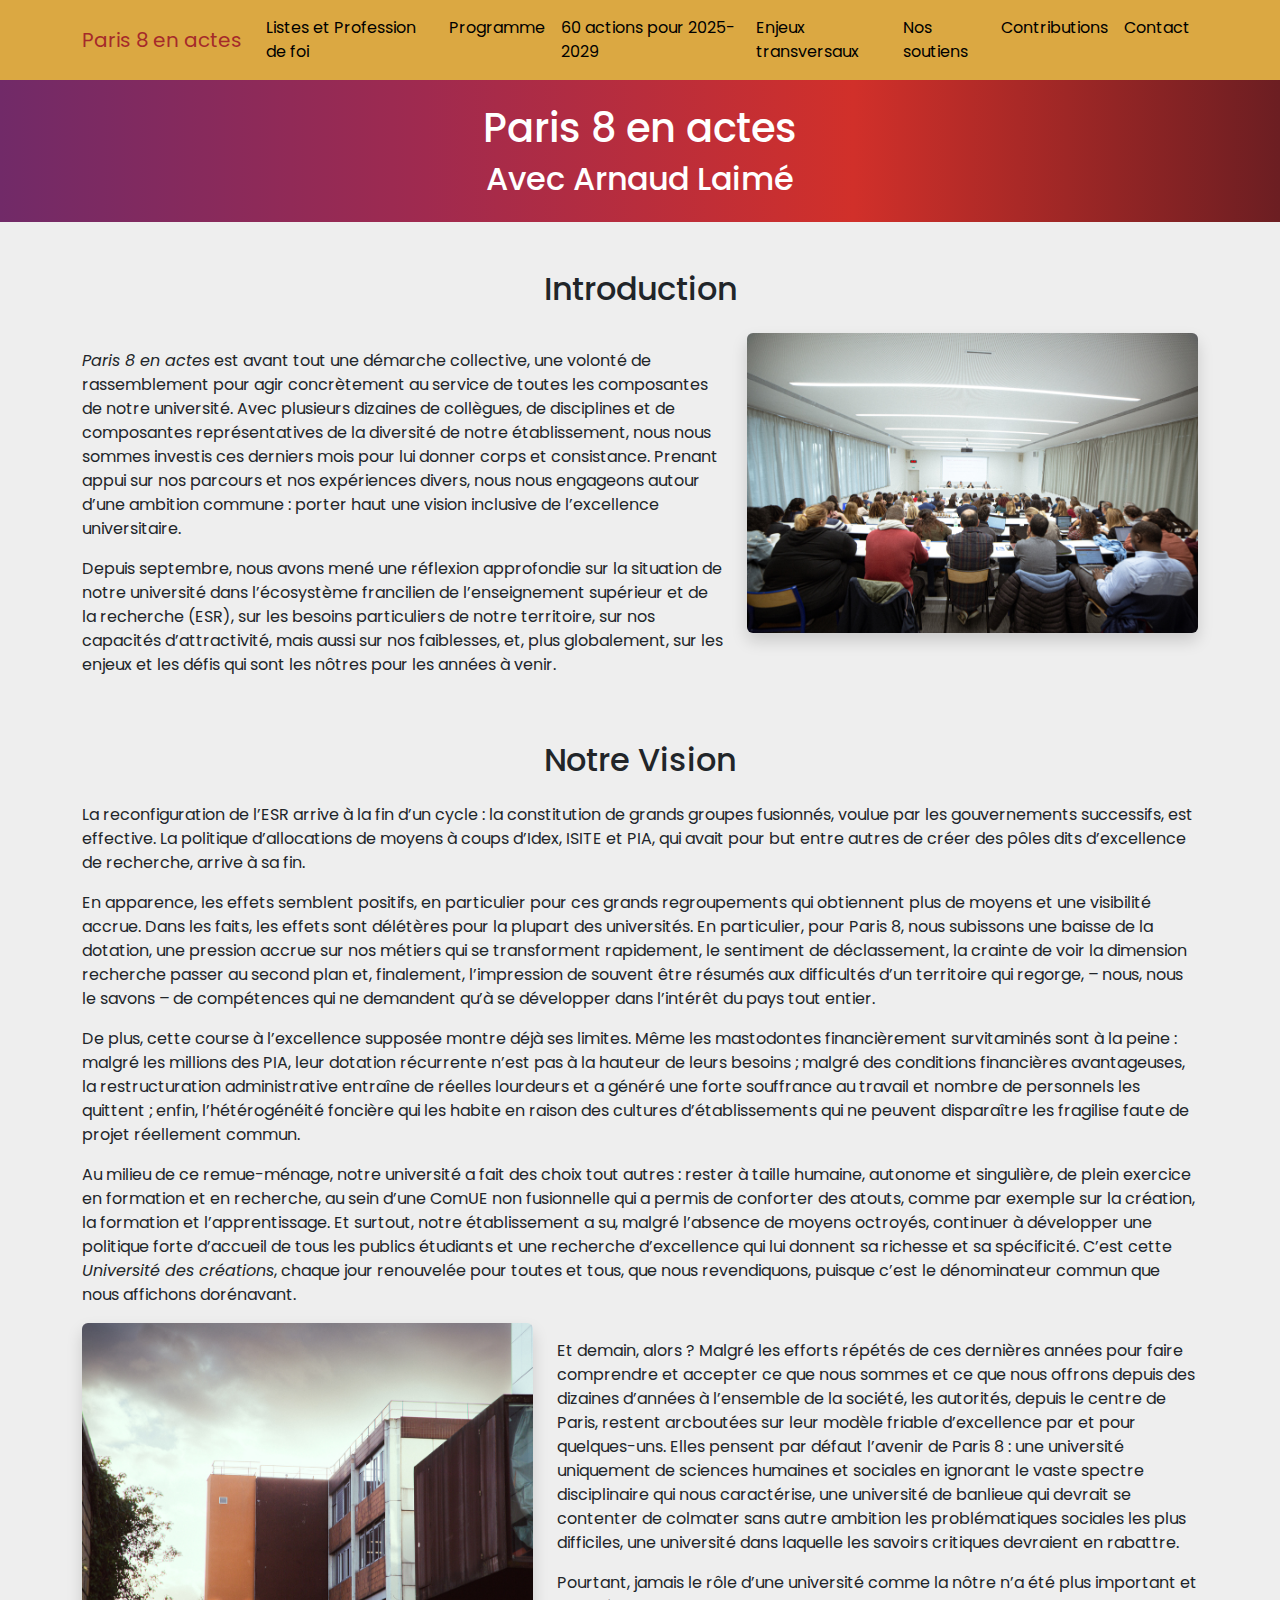
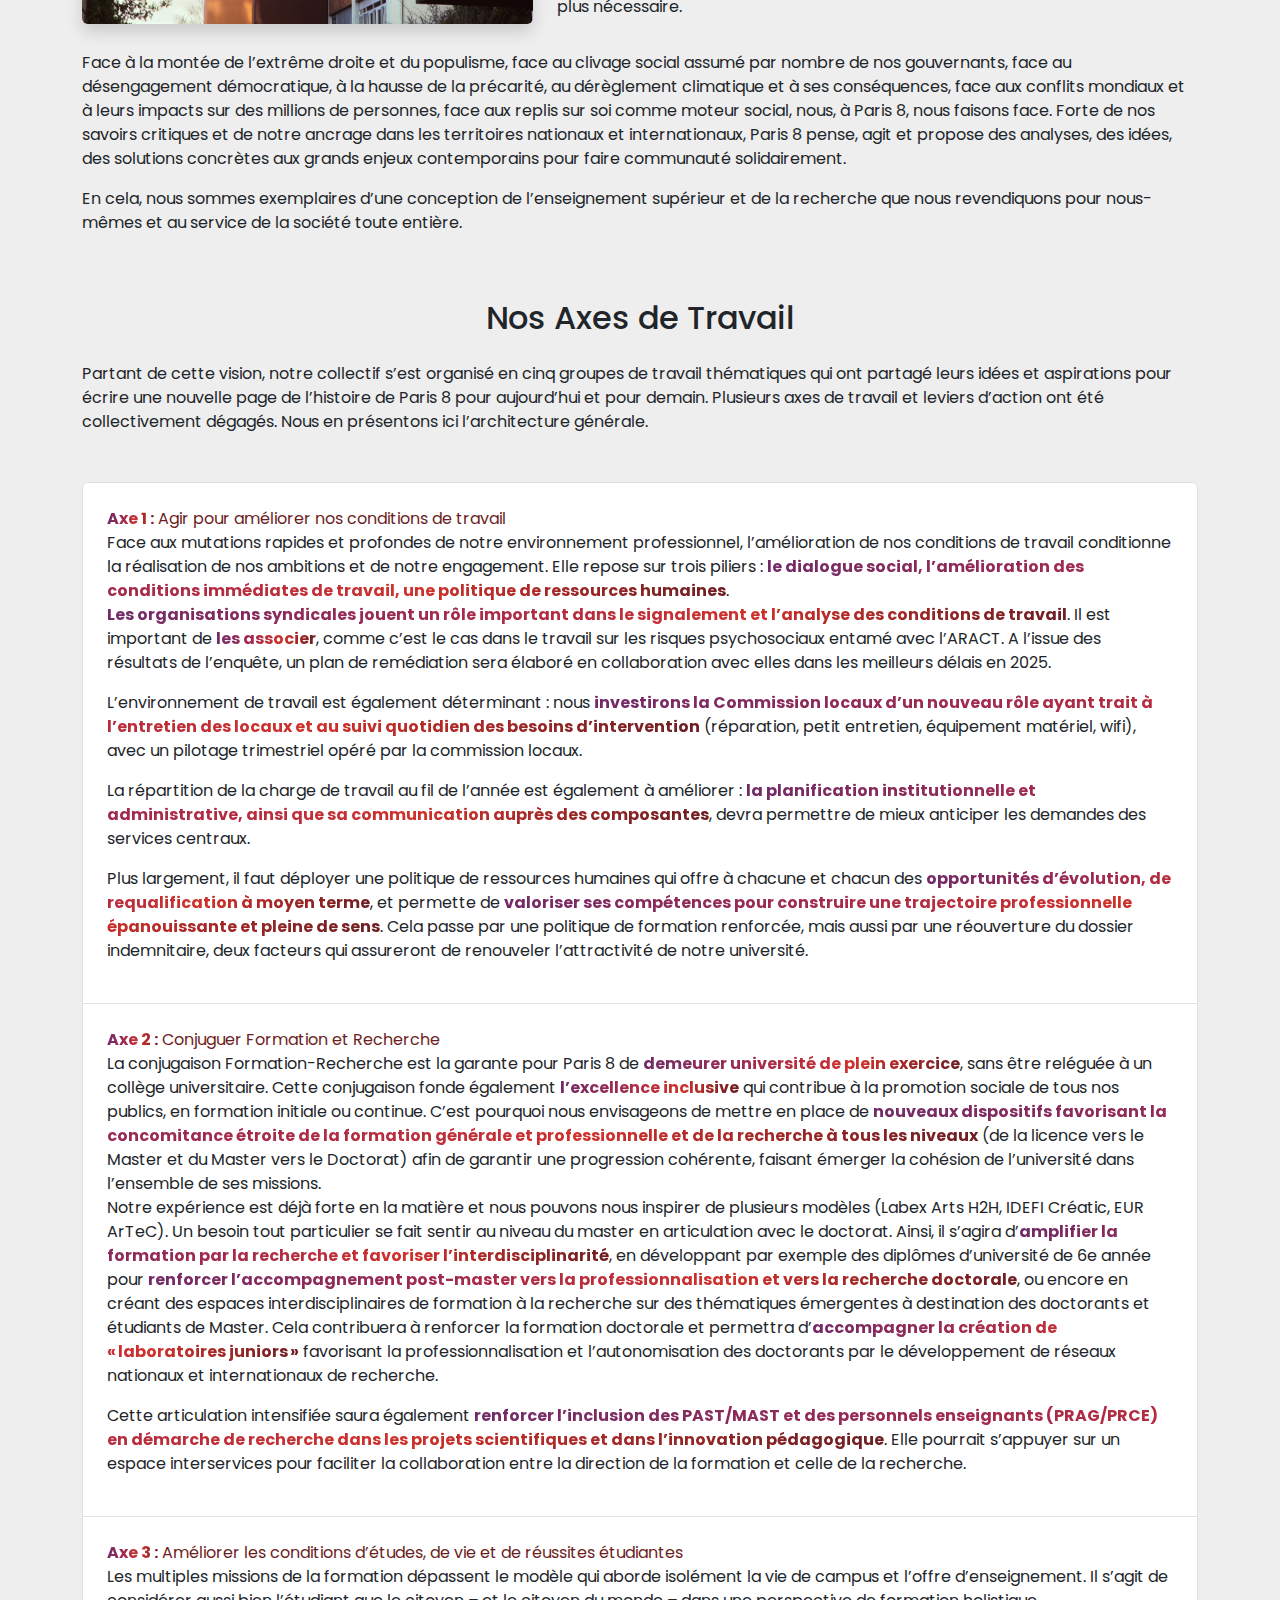
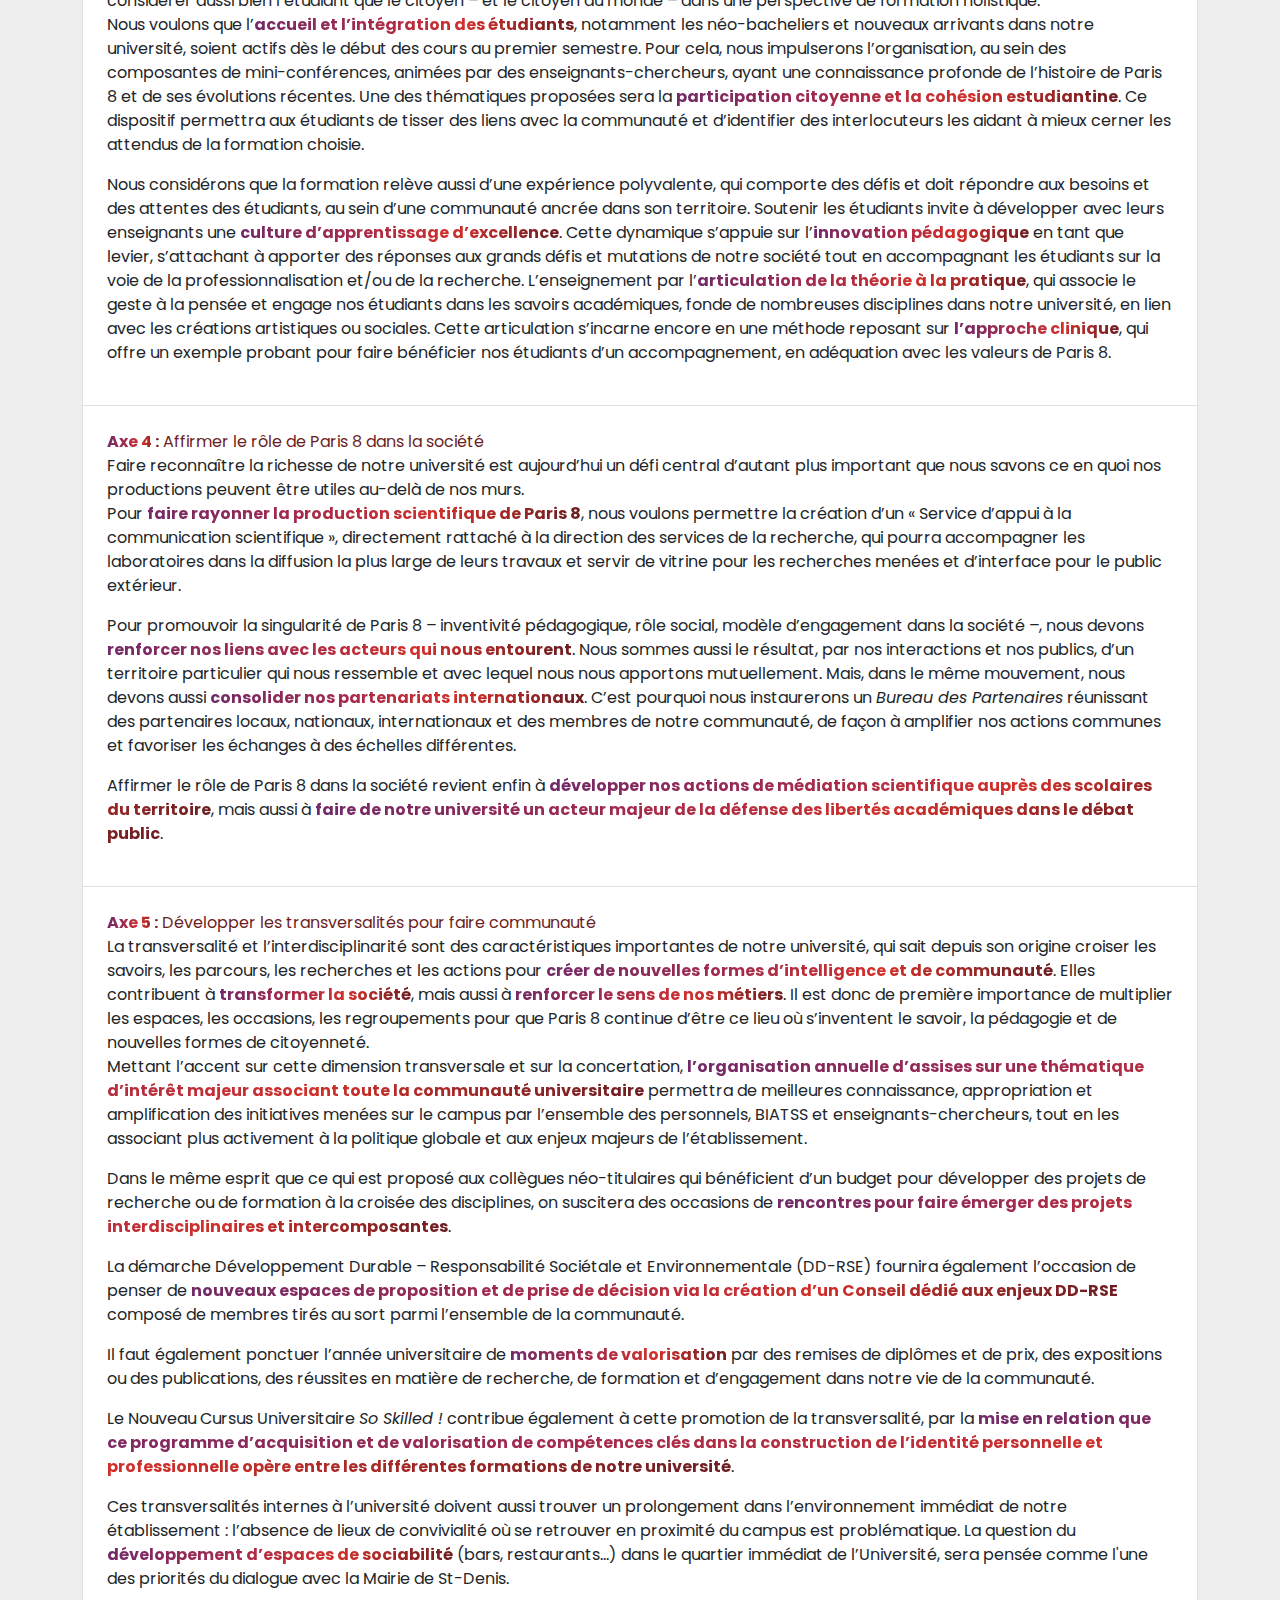
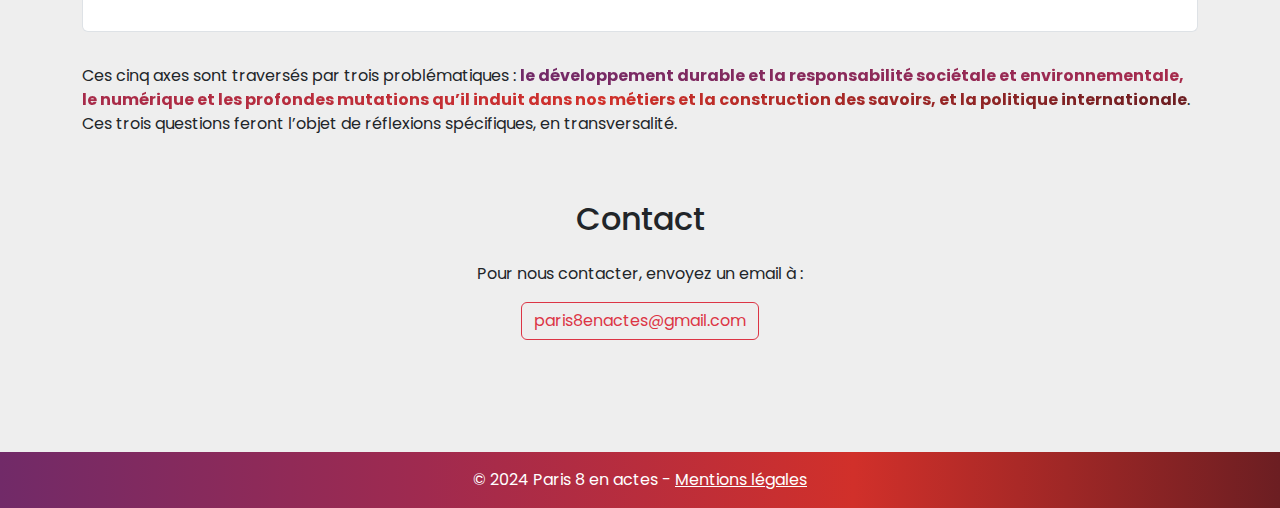
<file: programme.html>
<!DOCTYPE html>
<html lang="fr">
<head>
    <meta charset="UTF-8">
    <meta name="viewport" content="width=device-width, initial-scale=1.0">
    <title>Paris 8 en actes - Arnaud Laimé</title>
    <!-- Bootstrap 5 CSS -->
    <link href="https://cdn.jsdelivr.net/npm/bootstrap@5.3.0-alpha1/dist/css/bootstrap.min.css" rel="stylesheet">
    <link rel="preconnect" href="https://fonts.googleapis.com">
    <link rel="preconnect" href="https://fonts.gstatic.com" crossorigin>
    <link href="https://fonts.googleapis.com/css2?family=Fredoka:wght@300..700&family=Lora:ital,wght@0,400..700;1,400..700&family=Montserrat:ital,wght@0,100..900;1,100..900&family=Poppins:ital,wght@0,100;0,200;0,300;0,400;0,500;0,600;0,700;0,800;0,900;1,100;1,200;1,300;1,400;1,500;1,600;1,700;1,800;1,900&display=swap" rel="stylesheet">
    <link rel="stylesheet" href="styles.css">
    <style>
        #axes-travail strong {
            background: linear-gradient(90deg, #712a68, #a02a4f, #d1302a, #6c1e22);
            -webkit-background-clip: text;
           -webkit-text-fill-color: transparent;
        }
    </style>
</head>
<body class="poppins-regular">

    <!-- Navigation -->
    <nav class="navbar navbar-expand-lg navbar-light sticky-top bar-gold">
        <div class="container">
            <a class="navbar-brand" href="index.html"><span style="color:brown;">Paris 8 en actes</span></a>
            <button class="navbar-toggler" type="button" data-bs-toggle="collapse" data-bs-target="#navbarNav" aria-controls="navbarNav" aria-expanded="false" aria-label="Toggle navigation">
                <span class="navbar-toggler-icon"></span>
            </button>
            <div class="collapse navbar-collapse" id="navbarNav">
                <ul class="navbar-nav ms-auto">
                    <!-- <li class="nav-item"><a class="nav-link" href="profession_foi.html">Profession de foi</a></li> -->
                    <li class="nav-item"><a class="nav-link" href="listes.html">Listes et Profession de foi</a></li>
                    <li class="nav-item"><a class="nav-link" href="programme.html">Programme</a></li>
                    <li class="nav-item"><a class="nav-link" href="actions.html">60 actions pour 2025-2029</a></li>
                    <li class="nav-item"><a class="nav-link" href="enjeux.html">Enjeux transversaux</a></li>
                    <li class="nav-item"><a class="nav-link" href="soutiens.html">Nos soutiens</a></li>
                    <li class="nav-item"><a class="nav-link" href="contributions.html">Contributions</a></li>
                    <!-- <li class="nav-item"><a class="nav-link" href="desinfox.html">Désinfox</a></li> -->
                    <li class="nav-item"><a class="nav-link" href="#contact">Contact</a></li>
                </ul>
            </div>
        </div>
    </nav>

    <!-- Header -->
    <header class="bg-red text-white text-center py-4" onclick="window.location='index.html'" style="cursor: pointer;">
        <h1 class="mb-2">Paris 8 en actes</h1>
        <h2 class="mb-0">Avec Arnaud Laimé</h2>
    </header>

    <!-- Main Content -->
    <main class="container my-5">
        <!-- Introduction -->
        <section id="introduction" class="mb-5">
            <h2 class="text-center mb-4">Introduction</h2>
            <div class="row align-items-start">
                <div class="col-md-7">
                    <p class="mt-3">
                        <em>Paris 8 en actes</em> est avant tout une démarche collective, une volonté de rassemblement pour agir concrètement au service de toutes les 
                        composantes de notre université. Avec plusieurs dizaines de collègues, de disciplines et de composantes représentatives de la diversité 
                        de notre établissement, nous nous sommes investis ces derniers mois pour lui donner corps et consistance. Prenant appui sur nos parcours 
                        et nos expériences divers, nous nous engageons autour d’une ambition commune : porter haut une vision inclusive de l’excellence universitaire.
                    </p>
                    <p>
                        Depuis septembre, nous avons mené une réflexion approfondie sur la situation de notre université dans l’écosystème francilien 
                        de l’enseignement supérieur et de la recherche (ESR), sur les besoins particuliers de notre territoire, sur nos capacités 
                        d’attractivité, mais aussi sur nos faiblesses, et, plus globalement, sur les enjeux et les défis qui sont les nôtres pour 
                        les années à venir.
                    </p>
                </div>
                <div class="col-md-5 text-center">
                    <img src="Medium_IMG_1673.jpg" alt="Photo d'illustration" class="img-fluid rounded shadow">
                </div>
            </div>
        </section>


        <!-- Notre Vision -->
        <section id="vision" class="mb-5">
            <h2 class="text-center mb-4">Notre Vision</h2>
            <p>
                La reconfiguration de l’ESR arrive à la fin d’un cycle : la constitution de grands groupes fusionnés, voulue par les gouvernements successifs, est effective. La politique d’allocations de moyens à coups d’Idex, ISITE et PIA, qui avait pour but entre autres de créer des pôles dits d’excellence de recherche, arrive à sa fin.
            </p>
            <p>
                En apparence, les effets semblent positifs, en particulier pour ces grands regroupements qui obtiennent plus de moyens et une visibilité accrue. Dans les faits, les effets sont délétères pour la plupart des universités. En particulier, pour Paris 8, nous subissons une baisse de la dotation, une pression accrue sur nos métiers qui se transforment rapidement, le sentiment de déclassement, la crainte de voir la dimension recherche passer au second plan et, finalement, l’impression de souvent être résumés aux difficultés d’un territoire qui regorge, – nous, nous le savons – de compétences qui ne demandent qu’à se développer dans l’intérêt du pays tout entier.
            </p>
            <p>
                De plus, cette course à l’excellence supposée montre déjà ses limites. Même les mastodontes financièrement survitaminés sont à la peine : malgré les millions des PIA, leur dotation récurrente n’est pas à la hauteur de leurs besoins ; malgré des conditions financières avantageuses, la restructuration administrative entraîne de réelles lourdeurs et a généré une forte souffrance au travail et nombre de personnels les quittent ; enfin, l’hétérogénéité foncière qui les habite en raison des cultures d’établissements qui ne peuvent disparaître les fragilise faute de projet réellement commun.
            </p>
            <p>
                Au milieu de ce remue-ménage, notre université a fait des choix tout autres : rester à taille humaine, autonome et singulière, de plein exercice en formation et en recherche, au sein d’une ComUE non fusionnelle qui a permis de conforter des atouts, comme par exemple sur la création, la formation et l’apprentissage. Et surtout, notre établissement a su, malgré l’absence de moyens octroyés, continuer à développer une politique forte d’accueil de tous les publics étudiants et une recherche d’excellence qui lui donnent sa richesse et sa spécificité. C’est cette <em>Université des créations</em>, chaque jour renouvelée pour toutes et tous, que nous revendiquons, puisque c’est le dénominateur commun que nous affichons dorénavant.
            </p>
            <div class="row align-items-start">
                <div class="col-md-5 text-center">
                    <img src="Medium_2022-02-01_HALL-ENTREE-2.jpg" alt="Photo d'illustration" class="img-fluid rounded shadow">
                </div>
                <div class="col-md-7">
                    <p class="mt-3">
                        Et demain, alors ? Malgré les efforts répétés de ces dernières années pour faire comprendre et accepter ce que nous sommes et ce que nous offrons depuis des dizaines d’années à l’ensemble de la société, les autorités, depuis le centre de Paris, restent arcboutées sur leur modèle friable d’excellence par et pour quelques-uns. Elles pensent par défaut l’avenir de Paris 8 : une université uniquement de sciences humaines et sociales en ignorant le vaste spectre disciplinaire qui nous caractérise, une université de banlieue qui devrait se contenter de colmater sans autre ambition les problématiques sociales les plus difficiles, une université dans laquelle les savoirs critiques devraient en rabattre.
                    </p>
                    <p>
                        Pourtant, jamais le rôle d’une université comme la nôtre n’a été plus important et plus nécessaire. 
                    </p>
                </div>
            </div>
            <p class="mt-3">
                Face à la montée de l’extrême droite et du populisme, face au clivage social assumé par nombre de nos gouvernants, face au désengagement démocratique, à la hausse de la précarité, au dérèglement climatique et à ses conséquences, face aux conflits mondiaux et à leurs impacts sur des millions de personnes, face aux replis sur soi comme moteur social, nous, à Paris 8, nous faisons face. Forte de nos savoirs critiques et de notre ancrage dans les territoires nationaux et internationaux, Paris 8 pense, agit et propose des analyses, des idées, des solutions concrètes aux grands enjeux contemporains pour faire communauté solidairement.
            </p>
            <p>En cela, nous sommes exemplaires d’une conception de l’enseignement supérieur et de la recherche que nous revendiquons pour nous-mêmes et au service de la société toute entière.</p>

        </section>

        <!-- Nos Axes de Travail -->
        <section id="axes-travail" class="mb-5">
            <h2 class="text-center mb-4">Nos Axes de Travail</h2>
            <p>
                Partant de cette vision, notre collectif s’est organisé en cinq groupes de travail thématiques qui ont partagé leurs idées et aspirations pour écrire une nouvelle page de l’histoire de Paris 8 pour aujourd’hui et pour demain. Plusieurs axes de travail et leviers d’action ont été collectivement dégagés. Nous en présentons ici l’architecture générale.
            </p>
            <div class="mt-5">
                <ul class="list-group">
                    <li class="list-group-item p-4">
                        <!-- ************************************ AXE 1 ************************************ -->
                        <strong>Axe 1 :</strong> <span class="label_axe">Agir pour améliorer nos conditions de travail</span><br>
                        Face aux mutations rapides et profondes de notre environnement professionnel, l’amélioration de nos conditions de travail conditionne la réalisation de nos ambitions et de notre engagement. Elle repose sur trois piliers : <strong>le dialogue social, l’amélioration des conditions immédiates de travail, une politique de ressources humaines</strong>.
                        <p>
                            <strong>Les organisations syndicales jouent un rôle important dans le signalement et l’analyse des conditions de travail</strong>. Il est important de <strong>les associer</strong>, comme c’est le cas dans le travail sur les risques psychosociaux entamé avec l’ARACT. A l’issue des résultats de l’enquête, un plan de remédiation sera élaboré en collaboration avec elles dans les meilleurs délais en 2025.
                        </p>
                        <p>
                            L’environnement de travail est également déterminant : nous <strong>investirons la Commission locaux d’un nouveau rôle ayant trait à l’entretien des locaux et au suivi quotidien des besoins d’intervention</strong> (réparation, petit entretien, équipement matériel, wifi), avec un pilotage trimestriel opéré par la commission locaux.
                        </p>
                        <p>
                            La répartition de la charge de travail au fil de l’année est également à améliorer : <strong>la planification institutionnelle et administrative, ainsi que sa communication auprès des composantes</strong>, devra permettre de mieux anticiper les demandes des services centraux.
                        </p>
                        <p>
                            Plus largement, il faut déployer une politique de ressources humaines qui offre à chacune et chacun des <strong>opportunités d’évolution, de requalification à moyen terme</strong>, et permette de <strong>valoriser ses compétences pour construire une trajectoire professionnelle épanouissante et pleine de sens</strong>. Cela passe par une politique de formation renforcée, mais aussi par une réouverture du dossier indemnitaire, deux facteurs qui assureront de renouveler l’attractivité de notre université.
                        </p>
                    </li>
                    <li class="list-group-item p-4">
                        <!-- ************************************ AXE 2 ************************************ -->
                        <strong>Axe 2 :</strong> <span class="label_axe">Conjuguer Formation et Recherche</span><br>
                        La conjugaison Formation-Recherche est la garante pour Paris 8 de <strong>demeurer université de plein exercice</strong>, sans être reléguée à un collège universitaire. Cette conjugaison fonde également <strong>l’excellence inclusive</strong> qui contribue à la promotion sociale de tous nos publics, en formation initiale ou continue. C’est pourquoi nous envisageons de mettre en place de <strong>nouveaux dispositifs favorisant la concomitance étroite de la formation générale et professionnelle et de la recherche à tous les niveaux</strong> (de la licence vers le Master et du Master vers le Doctorat) afin de garantir une progression cohérente, faisant émerger la cohésion de l’université dans l’ensemble de ses missions.
                        <p>
                            Notre expérience est déjà forte en la matière et nous pouvons nous inspirer de plusieurs modèles (Labex Arts H2H, IDEFI Créatic, EUR ArTeC). Un besoin tout particulier se fait sentir au niveau du master en articulation avec le doctorat. Ainsi, il s’agira d’<strong>amplifier la formation par la recherche et favoriser l’interdisciplinarité</strong>, en développant par exemple des diplômes d’université de 6e année pour <strong>renforcer l’accompagnement post-master vers la professionnalisation et vers la recherche doctorale</strong>, ou encore en créant des espaces interdisciplinaires de formation à la recherche sur des thématiques émergentes à destination des doctorants et étudiants de Master. Cela contribuera à renforcer la formation doctorale et permettra d’<strong>accompagner la création de « laboratoires juniors »</strong> favorisant la professionnalisation et l’autonomisation des doctorants par le développement de réseaux nationaux et internationaux de recherche.
                        </p>
                        <p>
                            Cette articulation intensifiée saura également <strong>renforcer l’inclusion des PAST/MAST et des personnels enseignants (PRAG/PRCE) en démarche de recherche dans les projets scientifiques et dans l’innovation pédagogique</strong>. Elle pourrait s’appuyer sur un espace interservices pour faciliter la collaboration entre la direction de la formation et celle de la recherche.
                        </p>
                    </li>
                    <li class="list-group-item p-4">
                        <!-- ************************************ AXE 3 ************************************ -->
                        <strong>Axe 3 :</strong> <span class="label_axe">Améliorer les conditions d’études, de vie et de réussites étudiantes</span><br>
                        Les multiples missions de la formation dépassent le modèle qui aborde isolément la vie de campus et l’offre d’enseignement. Il s’agit de considérer aussi bien l’étudiant que le citoyen – et le citoyen du monde – dans une perspective de formation holistique.
                        <p>
                            Nous voulons que l’<strong>accueil et l’intégration des étudiants</strong>, notamment les néo-bacheliers et nouveaux arrivants dans notre université, soient actifs dès le début des cours au premier semestre. Pour cela, nous impulserons l’organisation, au sein des composantes de mini-conférences, animées par des enseignants-chercheurs, ayant une connaissance profonde de l’histoire de Paris 8 et de ses évolutions récentes. Une des thématiques proposées sera la <strong>participation citoyenne et la cohésion estudiantine</strong>. Ce dispositif permettra aux étudiants de tisser des liens avec la communauté et d’identifier des interlocuteurs les aidant à mieux cerner les attendus de la formation choisie. 
                        </p>
                        <p>
                            Nous considérons que la formation relève aussi d’une expérience polyvalente, qui comporte des défis et doit répondre aux besoins et des attentes des étudiants, au sein d’une communauté ancrée dans son territoire. Soutenir les étudiants invite à développer avec leurs enseignants une <strong>culture d’apprentissage d’excellence</strong>. Cette dynamique s’appuie sur l’<strong>innovation pédagogique</strong> en tant que levier, s’attachant à apporter des réponses aux grands défis et mutations de notre société tout en accompagnant les étudiants sur la voie de la professionnalisation et/ou de la recherche. L’enseignement par l’<strong>articulation de la théorie à la pratique</strong>, qui associe le geste à la pensée et engage nos étudiants dans les savoirs académiques, fonde de nombreuses disciplines dans notre université, en lien avec les créations artistiques ou sociales. Cette articulation s’incarne encore en une méthode reposant sur <strong>l’approche clinique</strong>, qui offre un exemple probant pour faire bénéficier nos étudiants d’un accompagnement, en adéquation avec les valeurs de Paris 8.
                        </p>
                    </li>
                    <li class="list-group-item p-4">
                        <!-- ************************************ AXE 4 ************************************ -->
                        <strong>Axe 4 :</strong> <span class="label_axe">Affirmer le rôle de Paris 8 dans la société</span><br>
                        Faire reconnaître la richesse de notre université est aujourd’hui un défi central d’autant plus important que nous savons ce en quoi nos productions peuvent être utiles au-delà de nos murs.
                        <p>
                            Pour <strong>faire rayonner la production scientifique de Paris 8</strong>, nous voulons permettre la création d’un « Service d’appui à la communication scientifique », directement rattaché à la direction des services de la recherche, qui pourra accompagner les laboratoires dans la diffusion la plus large de leurs travaux et servir de vitrine pour les recherches menées et d’interface pour le public extérieur.
                        </p>
                        <p>
                            Pour promouvoir la singularité de Paris 8 – inventivité pédagogique, rôle social, modèle d’engagement dans la société –, nous devons <strong>renforcer nos liens avec les acteurs qui nous entourent</strong>. Nous sommes aussi le résultat, par nos interactions et nos publics, d’un territoire particulier qui nous ressemble et avec lequel nous nous apportons mutuellement. Mais, dans le même mouvement, nous devons aussi <strong>consolider nos partenariats internationaux</strong>. C’est pourquoi nous instaurerons un <em>Bureau des Partenaires</em> réunissant des partenaires locaux, nationaux, internationaux et des membres de notre communauté, de façon à amplifier nos actions communes et favoriser les échanges à des échelles différentes.
                        </p>
                        <p>
                            Affirmer le rôle de Paris 8 dans la société revient enfin à <strong>développer nos actions de médiation scientifique auprès des scolaires du territoire</strong>, mais aussi à <strong>faire de notre université un acteur majeur de la défense des libertés académiques dans le débat public</strong>.
                        </p>
                    </li>
                    <li class="list-group-item p-4">
                        <!-- ************************************ AXE 5 ************************************ -->
                        <strong>Axe 5 :</strong> <span class="label_axe">Développer les transversalités pour faire communauté</span><br>
                        La transversalité et l’interdisciplinarité sont des caractéristiques importantes de notre université, qui sait depuis son origine croiser les savoirs, les parcours, les recherches et les actions pour <strong>créer de nouvelles formes d’intelligence et de communauté</strong>. Elles contribuent à <strong>transformer la société</strong>, mais aussi à <strong>renforcer le sens de nos métiers</strong>. Il est donc de première importance de multiplier les espaces, les occasions, les regroupements pour que Paris 8 continue d’être ce lieu où s’inventent le savoir, la pédagogie et de nouvelles formes de citoyenneté.
                        <p>
                            Mettant l’accent sur cette dimension transversale et sur la concertation, <strong>l’organisation annuelle d’assises sur une thématique d’intérêt majeur associant toute la communauté universitaire</strong> permettra de meilleures connaissance, appropriation et amplification des initiatives menées sur le campus par l’ensemble des personnels, BIATSS et enseignants-chercheurs, tout en les associant plus activement à la politique globale et aux enjeux majeurs de l’établissement.
                        </p>
                        <p>
                            Dans le même esprit que ce qui est proposé aux collègues néo-titulaires qui bénéficient d’un budget pour développer des projets de recherche ou de formation à la croisée des disciplines, on suscitera des occasions de <strong>rencontres pour faire émerger des projets interdisciplinaires et intercomposantes</strong>.
                        </p>
                        <p>
                            La démarche Développement Durable – Responsabilité Sociétale et Environnementale (DD-RSE) fournira également l’occasion de penser de <strong>nouveaux espaces de proposition et de prise de décision via la création d’un Conseil dédié aux enjeux DD-RSE</strong> composé de membres tirés au sort parmi l’ensemble de la communauté.
                        </p>
                        <p>
                            Il faut également ponctuer l’année universitaire de <strong>moments de valorisation</strong> par des remises de diplômes et de prix, des expositions ou des publications, des réussites en matière de recherche, de formation et d’engagement dans notre vie de la communauté. 
                        </p>
                        <p>
                            Le Nouveau Cursus Universitaire <em>So Skilled !</em> contribue également à cette promotion de la transversalité, par la <strong>mise en relation que ce programme d’acquisition et de valorisation de compétences clés dans la construction de l’identité personnelle et professionnelle opère entre les différentes formations de notre université</strong>.
                        </p>
                        <p>
                            Ces transversalités internes à l’université doivent aussi trouver un prolongement dans l’environnement immédiat de notre établissement : l’absence de lieux de convivialité où se retrouver en proximité du campus est problématique. La question du <strong>développement d’espaces de sociabilité</strong> (bars, restaurants…) dans le quartier immédiat de l’Université, sera pensée comme l'une des priorités du dialogue avec la Mairie de St-Denis.
                        </p>
                    </li>
                </ul>                
                        <p style="margin-top:2em;">
                            Ces cinq axes sont traversés par trois problématiques : <strong>le développement durable et la responsabilité sociétale et environnementale, le numérique et les profondes mutations qu’il induit dans nos métiers et la construction des savoirs, et la politique internationale</strong>. Ces trois questions feront l’objet de réflexions spécifiques, en transversalité.
                        </p>
            </div>
        </section>

        <!-- Contact -->
        <section id="contact" class="mb-5">
            <h2 class="text-center mb-4">Contact</h2>
            <p class="text-center">Pour nous contacter, envoyez un email à :</p>
            <p class="text-center">
                <a href="mailto:paris8enactes@gmail.com" class="btn btn-outline-danger">paris8enactes@gmail.com</a>
            </p>
        </section>
    </main>

    <!-- Footer -->
    <footer class="bg-red text-white text-center py-3">
        <p class="mb-0">&copy; 2024 Paris 8 en actes - <a class="text-white" href="mentions_legales.html">Mentions légales</a></p>
    </footer>

    <!-- Bootstrap 5 JS Bundle -->
    <script src="https://cdn.jsdelivr.net/npm/bootstrap@5.3.0-alpha1/dist/js/bootstrap.bundle.min.js"></script>
</body>
</html>
</file>
<file: styles.css>
html, body {
    height: 100%;
    display: flex;
    flex-direction: column;
    margin: 0;
    background-color: #eee;
}
.montserrat-normal {
    font-family: "Montserrat", sans-serif;
    font-optical-sizing: auto;
    font-weight: 400;
    font-style: normal;
}
.poppins-regular {
    font-family: "Poppins", sans-serif;
    font-weight: 400;
    font-style: normal;
}
.bg-red {
    /*background: linear-gradient(#a81919, #800000) !important;*/
    /*background: linear-gradient(#a81919, #800000) !important;*/
    background-color: #a81919 !important;
}
.text-yellow {
    color: #f1c40f !important;
}

.label_axe {
    color: #6c1e22;
}

.bar-gold {
    background-color: #DBA842;
}
.nav-link {
    color: black;
}
main {
    flex: 1; /* Ensures main content takes the remaining space */
    display: flex;
    flex-direction: column;
}

header, footer {
    background: linear-gradient(90deg, #712a68, #a02a4f, #d1302a, #6c1e22);
    color: white; /* Ensures text contrast */
}

footer {
    background: linear-gradient(90deg, #712a68, #a02a4f, #d1302a, #6c1e22);
    color: white;
    text-align: center;
    padding: 1rem 0;
}

#profession .row {
    align-items: flex-start; /* Align all items in the row to the top */
}

#profession .col-md-6 img {
    margin-top: 0; /* Ensure no unnecessary top margin */
}

.harmonized-image {
    width: 100%; /* Makes the image responsive to the column width */
    height: 200px; /* Sets a fixed height */
    object-fit: cover; /* Ensures the image fills the container */
    object-position: top; /* Aligns the top of the image within the frame */
    border-radius: 8px; /* Optional: Adds rounded corners */
}

@media (max-width: 768px) {
    #introduction .row {
        flex-direction: column-reverse;
    }
    #introduction img {
        margin-top: 1rem;
    }
}
</file>
